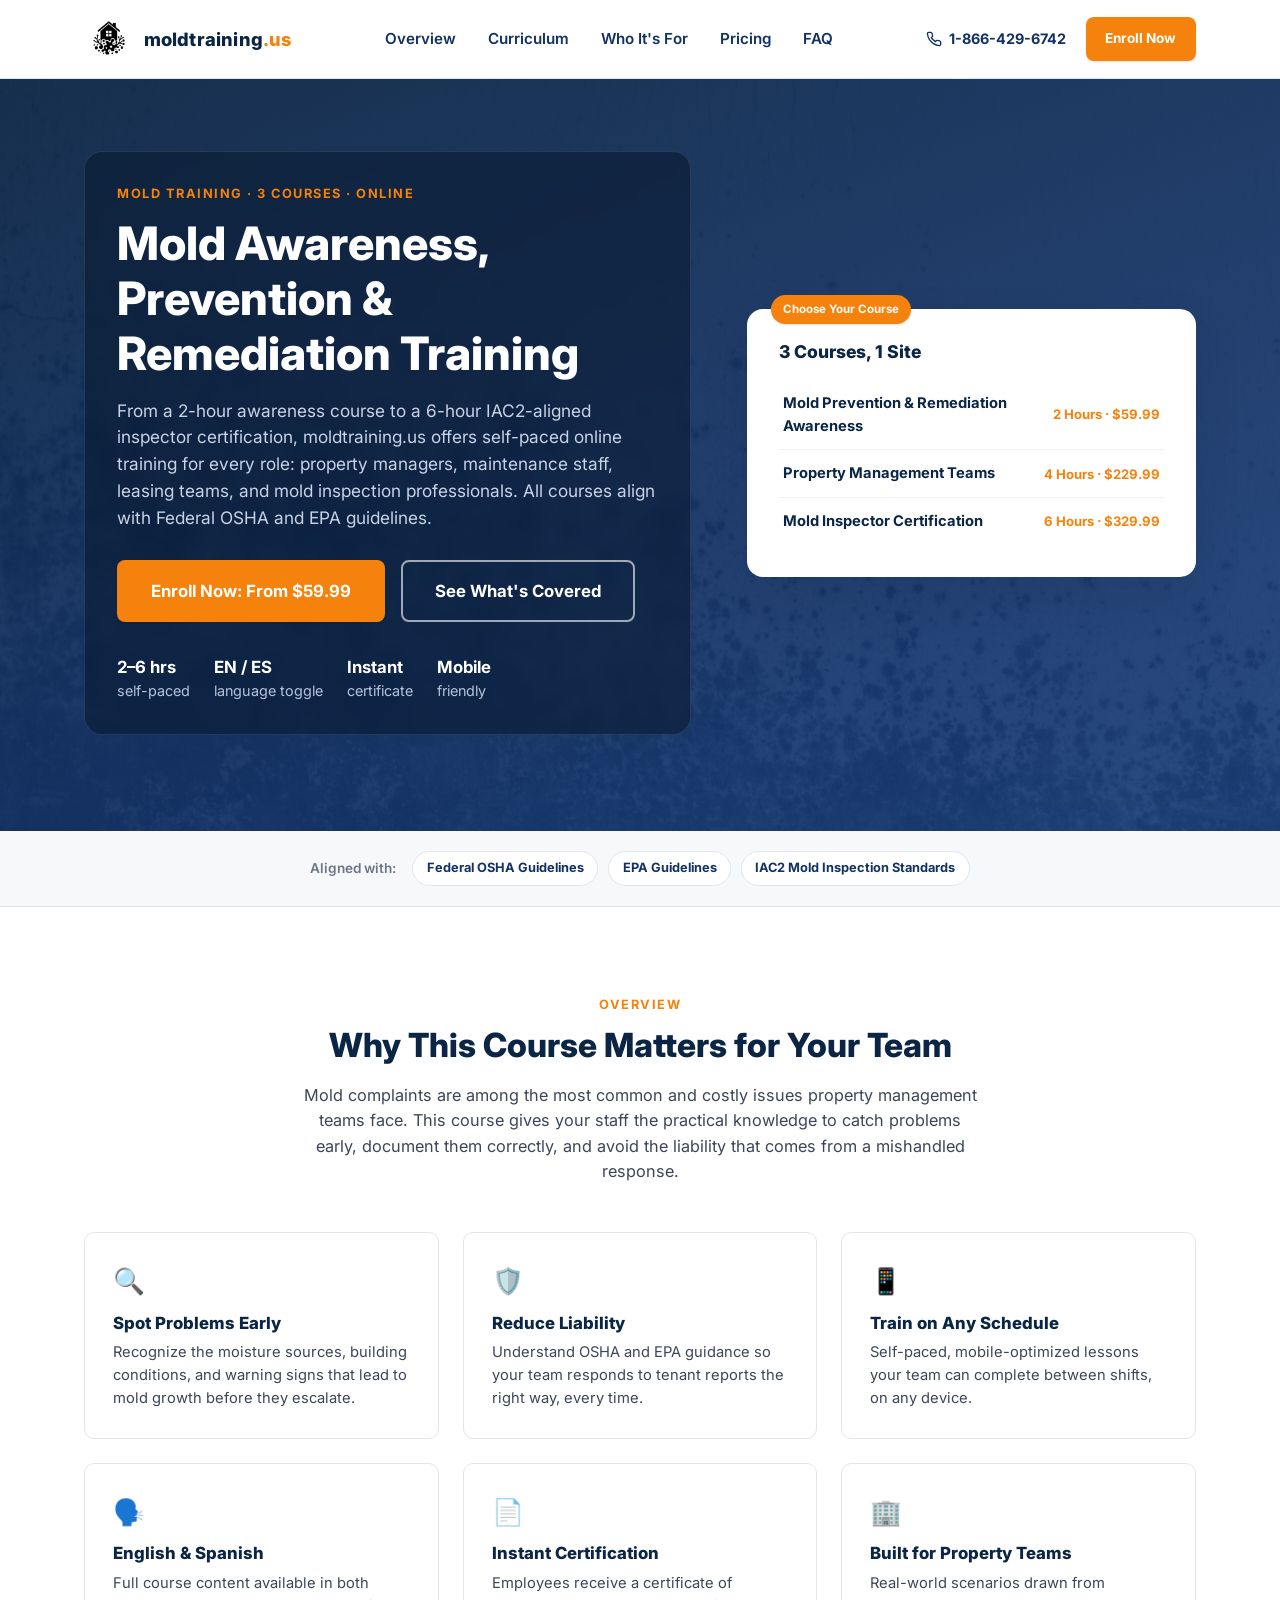
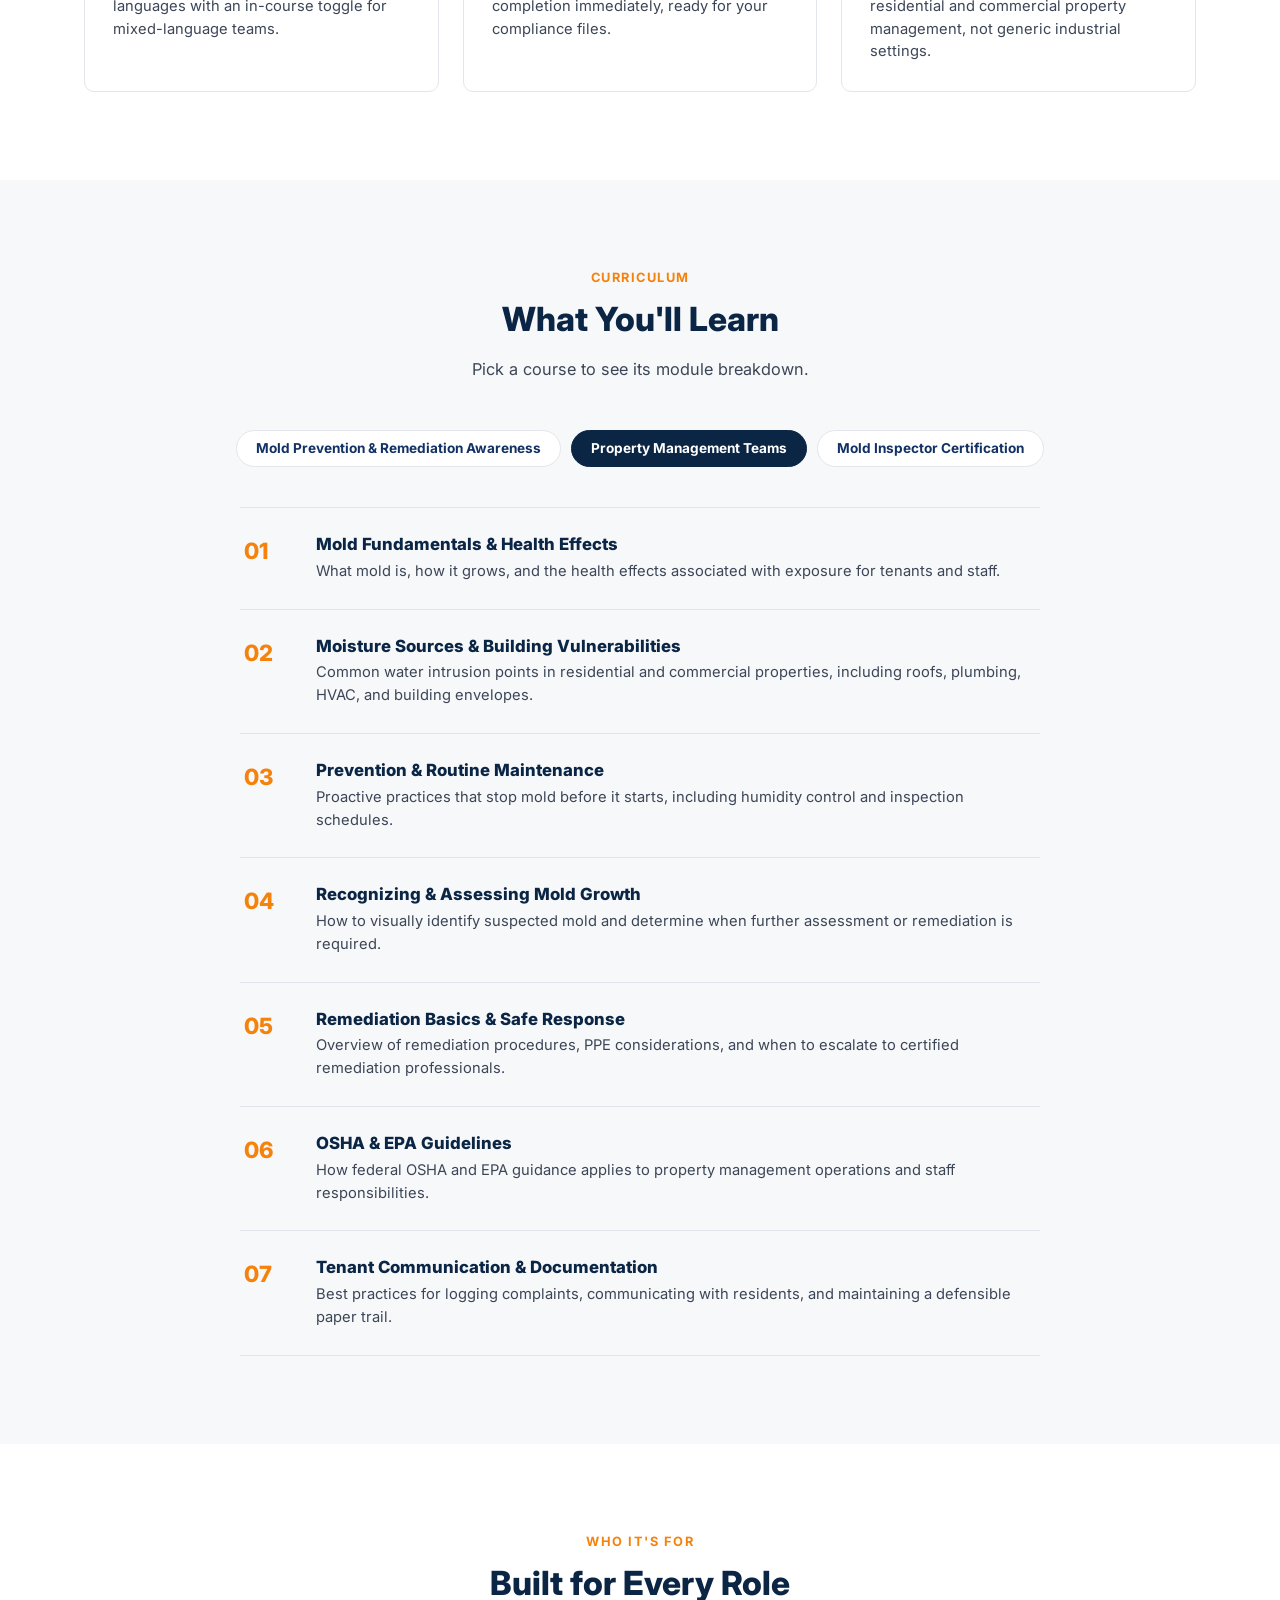
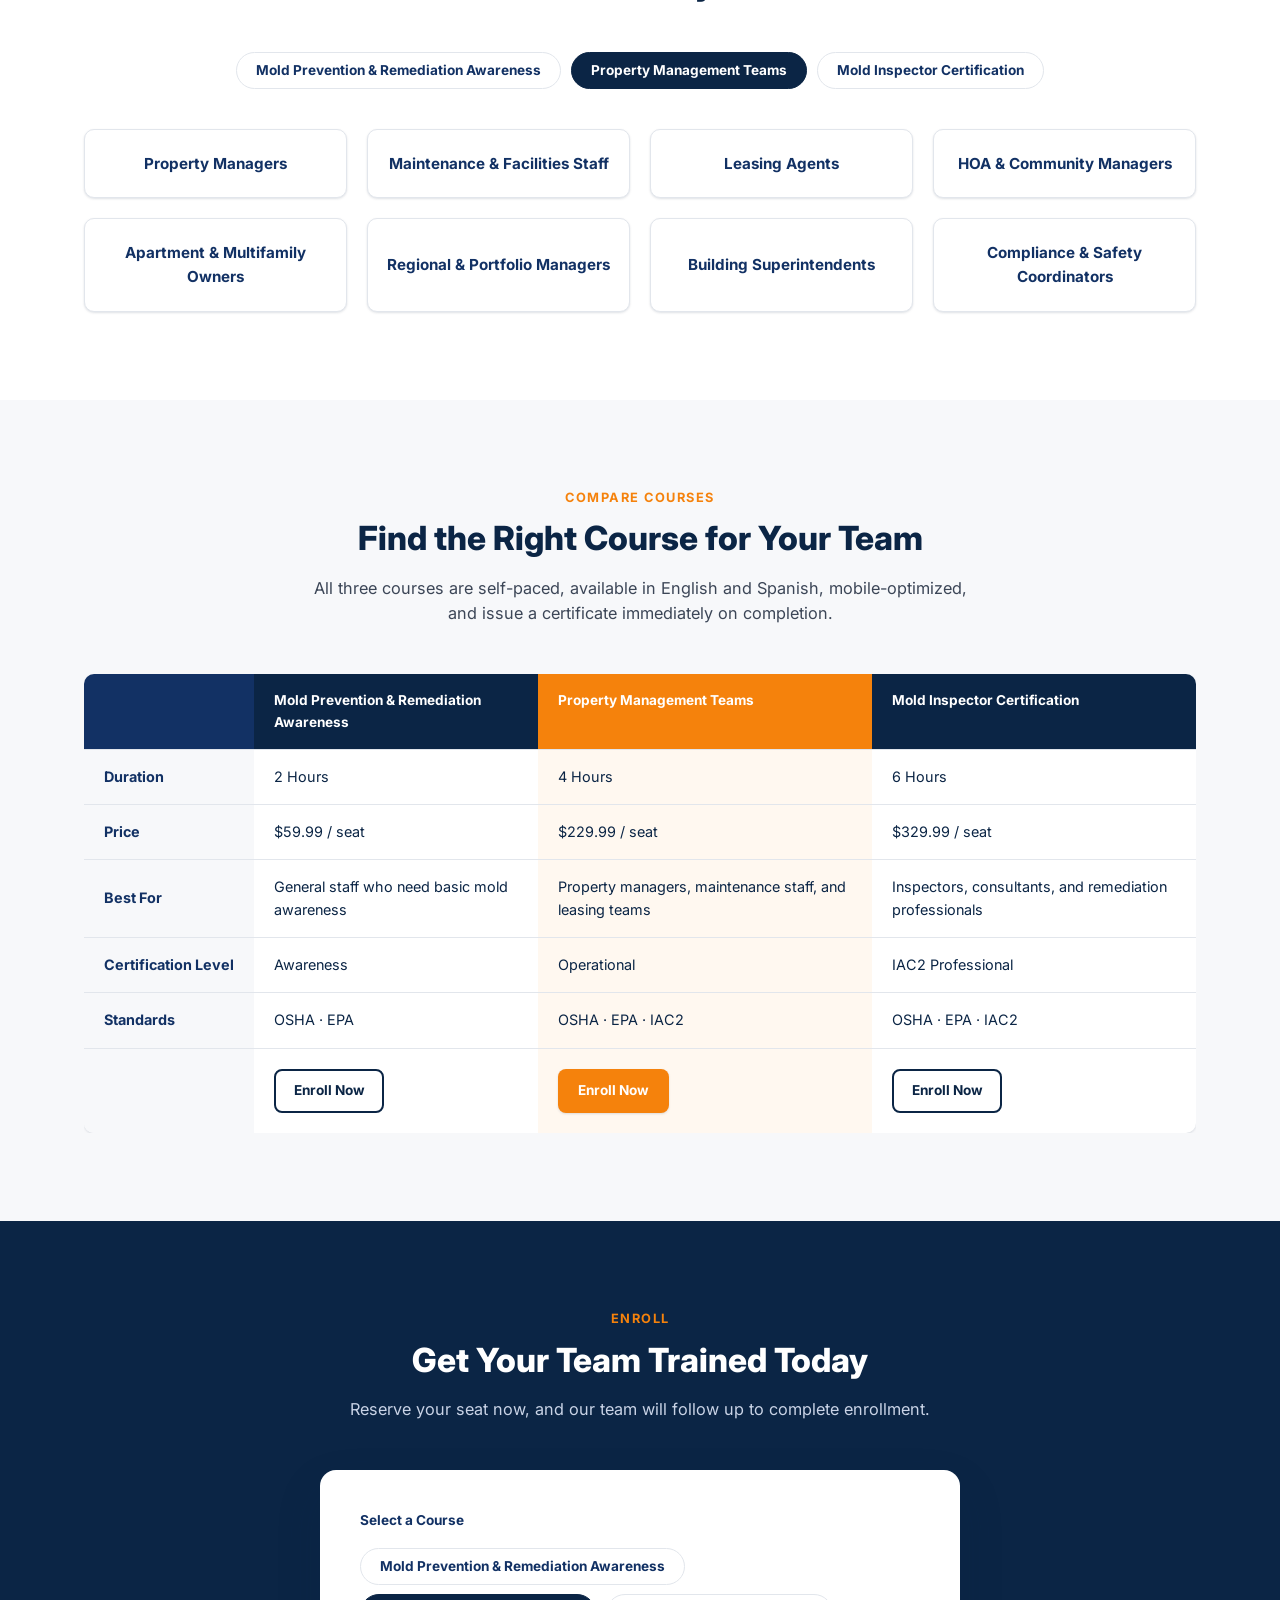
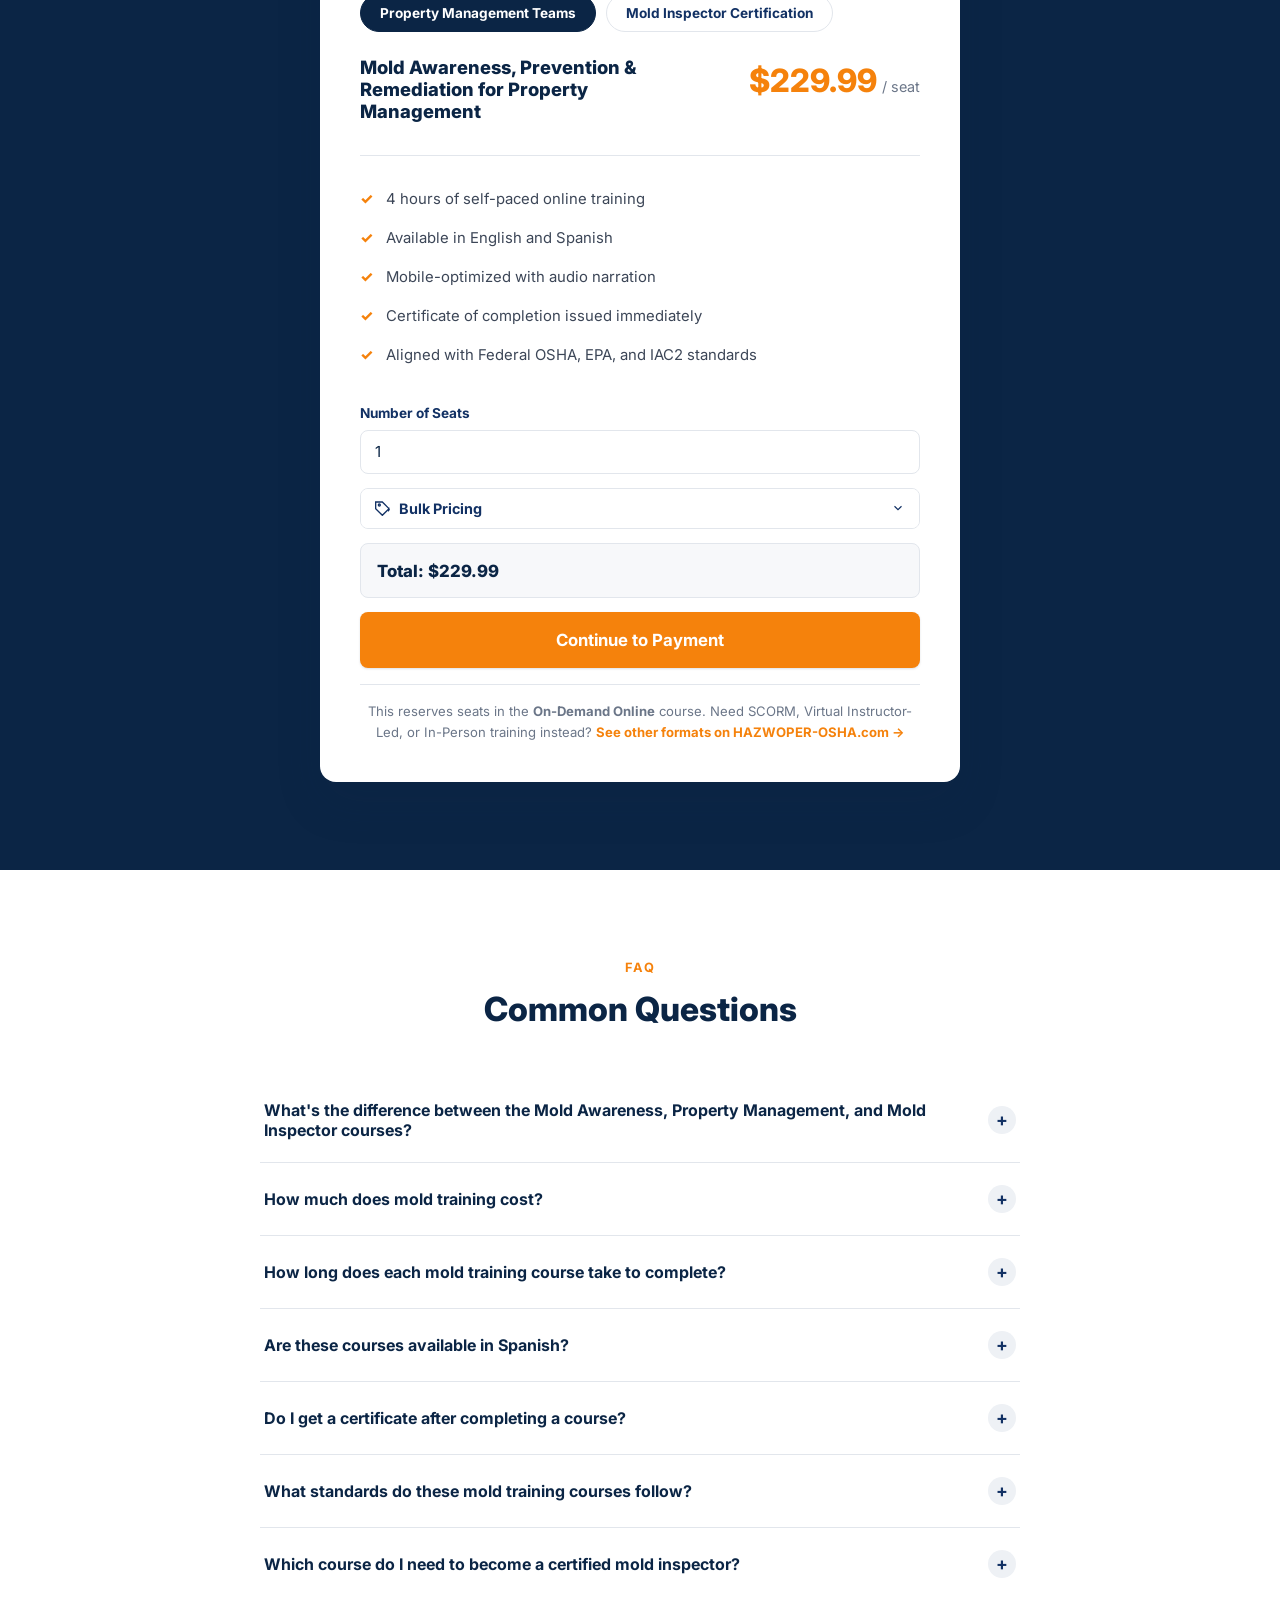
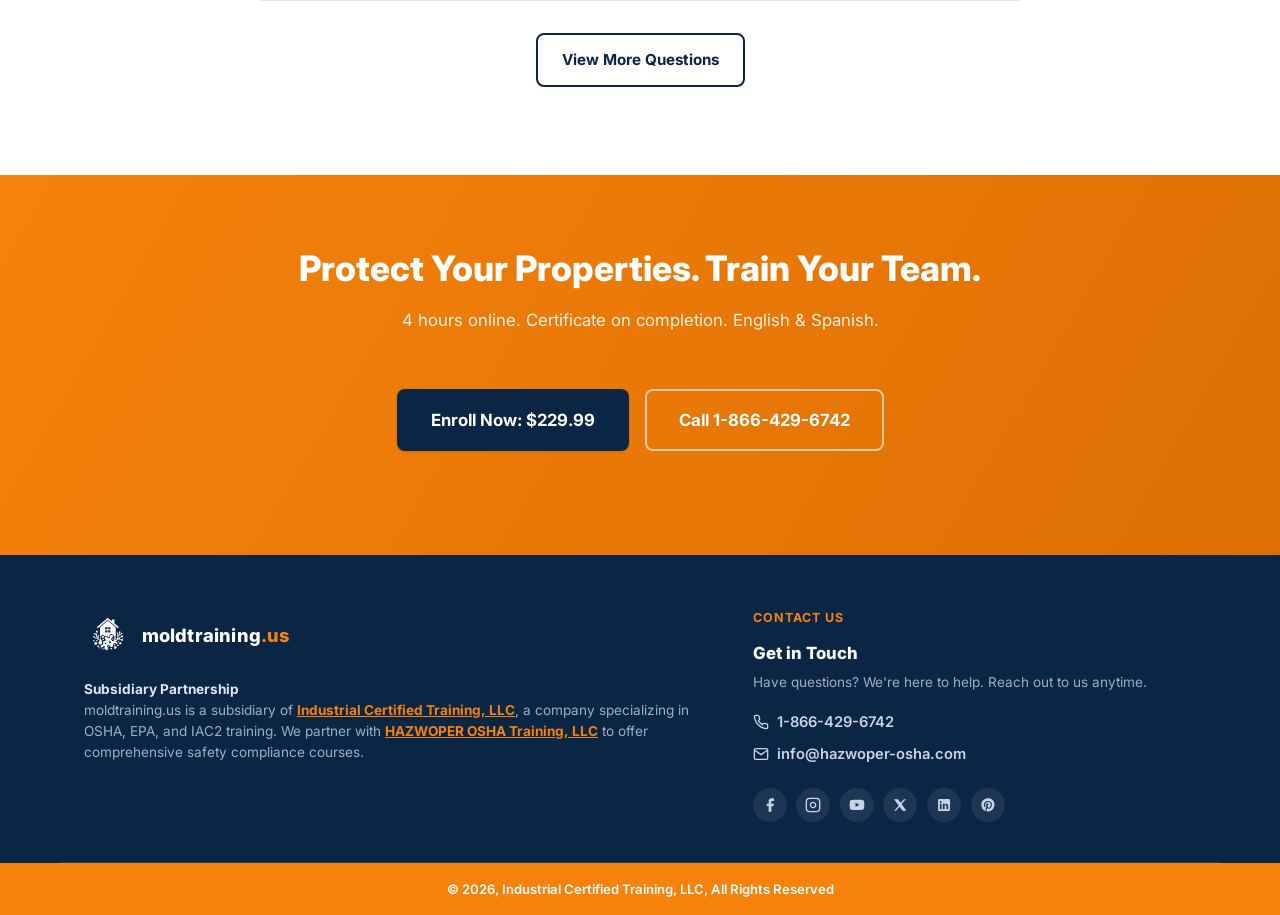
<file: index.html>
<!DOCTYPE html>
<html lang="en">
<head>
<meta charset="UTF-8">
<meta name="viewport" content="width=device-width, initial-scale=1.0">
<title>Mold Awareness, Prevention &amp; Remediation Training | moldtraining.us</title>
<meta name="description" content="Online mold training for every role: 2-hour Mold Awareness, 4-hour Property Management, and 6-hour IAC2 Mold Inspector Certification. Self-paced, mobile-friendly, instant certificate. English &amp; Spanish. Aligned with Federal OSHA and EPA guidelines.">
<link rel="icon" type="image/png" href="images/pmmt-logo.png">
<link rel="apple-touch-icon" href="images/pmmt-logo.png">

<meta property="og:type" content="website">
<meta property="og:title" content="Mold Awareness, Prevention &amp; Remediation Training | moldtraining.us">
<meta property="og:description" content="Online mold training for every role: 2-hour Mold Awareness, 4-hour Property Management, and 6-hour IAC2 Mold Inspector Certification. Self-paced, mobile-friendly, instant certificate. English &amp; Spanish.">
<meta property="og:image" content="https://raw.githubusercontent.com/MrPress-Automation/PropertyManagementMoldTraining/main/images/pmmt-logo.png">
<meta property="og:url" content="https://moldtraining.us/">
<meta name="twitter:card" content="summary_large_image">
<meta name="twitter:title" content="Mold Awareness, Prevention &amp; Remediation Training | moldtraining.us">
<meta name="twitter:description" content="Online mold training for every role: 2-hour Mold Awareness, 4-hour Property Management, and 6-hour IAC2 Mold Inspector Certification.">
<meta name="twitter:image" content="https://raw.githubusercontent.com/MrPress-Automation/PropertyManagementMoldTraining/main/images/pmmt-logo.png">

<link rel="preconnect" href="https://fonts.googleapis.com">
<link href="https://fonts.googleapis.com/css2?family=Inter:wght@400;500;600;700;800&display=swap" rel="stylesheet">
<link rel="stylesheet" href="css/styles.css?v=7">

<script type="application/ld+json">
{
  "@context": "https://schema.org",
  "@graph": [
    {
      "@type": "Organization",
      "@id": "https://moldtraining.us/#organization",
      "name": "moldtraining.us",
      "url": "https://moldtraining.us/",
      "logo": "https://moldtraining.us/images/pmmt-logo.png",
      "telephone": "+1-866-429-6742",
      "email": "info@hazwoper-osha.com",
      "parentOrganization": {
        "@type": "Organization",
        "name": "Industrial Certified Training, LLC",
        "url": "https://ictraining.us/"
      },
      "sameAs": [
        "https://www.facebook.com/HazwoperOsha/",
        "https://www.instagram.com/hazwoper_osha_training/?hl=en",
        "https://www.youtube.com/@hazwoper-osha",
        "https://twitter.com/HazwoperOsha",
        "https://www.linkedin.com/company/hazwoper-osha",
        "https://www.pinterest.com/hazwoperosha/"
      ]
    },
    {
      "@type": "WebSite",
      "@id": "https://moldtraining.us/#website",
      "url": "https://moldtraining.us/",
      "name": "moldtraining.us",
      "publisher": { "@id": "https://moldtraining.us/#organization" }
    },
    {
      "@type": "Course",
      "name": "Mold Prevention & Remediation Awareness",
      "description": "A 2-hour introduction to mold awareness for general staff, covering mold basics, health effects, common moisture sources, and basic prevention habits.",
      "provider": { "@id": "https://moldtraining.us/#organization" },
      "hasCourseInstance": {
        "@type": "CourseInstance",
        "courseMode": "online",
        "courseWorkload": "PT2H"
      },
      "offers": {
        "@type": "Offer",
        "price": "59.99",
        "priceCurrency": "USD",
        "category": "Paid",
        "availability": "https://schema.org/InStock",
        "url": "https://moldtraining.us/#pricing"
      }
    },
    {
      "@type": "Course",
      "name": "Mold Awareness, Prevention & Remediation Training for Property Management Teams",
      "description": "A 4-hour, self-paced online course built for property managers, maintenance staff, and leasing teams, aligned with Federal OSHA and EPA guidelines.",
      "provider": { "@id": "https://moldtraining.us/#organization" },
      "hasCourseInstance": {
        "@type": "CourseInstance",
        "courseMode": "online",
        "courseWorkload": "PT4H"
      },
      "offers": {
        "@type": "Offer",
        "price": "229.99",
        "priceCurrency": "USD",
        "category": "Paid",
        "availability": "https://schema.org/InStock",
        "url": "https://moldtraining.us/#pricing"
      }
    },
    {
      "@type": "Course",
      "name": "Mold Inspector Certification",
      "description": "A 6-hour certification course for prevention, remediation, and removal, aligned with IAC2 Mold Inspection Standards of Practice.",
      "provider": { "@id": "https://moldtraining.us/#organization" },
      "hasCourseInstance": {
        "@type": "CourseInstance",
        "courseMode": "online",
        "courseWorkload": "PT6H"
      },
      "offers": {
        "@type": "Offer",
        "price": "329.99",
        "priceCurrency": "USD",
        "category": "Paid",
        "availability": "https://schema.org/InStock",
        "url": "https://moldtraining.us/#pricing"
      }
    },
    {
      "@type": "FAQPage",
      "mainEntity": [
              {
                      "@type": "Question",
                      "name": "What's the difference between the Mold Awareness, Property Management, and Mold Inspector courses?",
                      "acceptedAnswer": {
                              "@type": "Answer",
                              "text": "The 2-hour Mold Prevention & Remediation Awareness course covers the basics for general staff. The 4-hour Property Management course adds tenant communication, documentation, and OSHA/EPA compliance for property teams. The 6-hour Mold Inspector Certification is a professional-level course aligned with IAC2 Standards of Practice for anyone conducting mold inspections."
                      }
              },
              {
                      "@type": "Question",
                      "name": "How much does mold training cost?",
                      "acceptedAnswer": {
                              "@type": "Answer",
                              "text": "Pricing starts at $59.99 per seat for the Mold Prevention & Remediation Awareness course, $229.99 for the Property Management course, and $329.99 for the Mold Inspector Certification. Bulk seat discounts are available for teams."
                      }
              },
              {
                      "@type": "Question",
                      "name": "How long does each mold training course take to complete?",
                      "acceptedAnswer": {
                              "@type": "Answer",
                              "text": "Courses range from 2 to 6 hours depending on the level: 2 hours for Mold Prevention & Remediation Awareness, 4 hours for the Property Management course, and 6 hours for Mold Inspector Certification. All courses are self-paced."
                      }
              },
              {
                      "@type": "Question",
                      "name": "Are these courses available in Spanish?",
                      "acceptedAnswer": {
                              "@type": "Answer",
                              "text": "Yes. All three courses are available in both English and Spanish, with an in-course language toggle."
                      }
              },
              {
                      "@type": "Question",
                      "name": "Do I get a certificate after completing a course?",
                      "acceptedAnswer": {
                              "@type": "Answer",
                              "text": "Yes, a certificate of completion is issued immediately after you finish any of the three courses."
                      }
              },
              {
                      "@type": "Question",
                      "name": "What standards do these mold training courses follow?",
                      "acceptedAnswer": {
                              "@type": "Answer",
                              "text": "All courses follow Federal OSHA and EPA guidelines. The Mold Inspector Certification is additionally aligned with IAC2 Mold Inspection Standards of Practice."
                      }
              },
              {
                      "@type": "Question",
                      "name": "Which course do I need to become a certified mold inspector?",
                      "acceptedAnswer": {
                              "@type": "Answer",
                              "text": "The 6-hour Mold Inspector Certification course is aligned with IAC2 Mold Inspection Standards of Practice and is the right starting point if you plan to conduct professional mold inspections."
                      }
              }
      ]
    }
  ]
}
</script>
</head>
<body>

<a class="skip-link" href="#main">Skip to content</a>

<header class="site-header">
  <div class="container header-inner">
    <a href="#top" class="logo">
      <img src="images/pmmt-logo.png" alt="moldtraining.us" class="logo-icon">
      <span class="logo-text">moldtraining<span class="logo-dash">.us</span></span>
    </a>

    <nav class="main-nav" id="mainNav">
      <a href="#overview">Overview</a>
      <a href="#curriculum">Curriculum</a>
      <a href="#audience">Who It's For</a>
      <a href="#pricing">Pricing</a>
      <a href="#faq">FAQ</a>
      <a href="tel:18664296742" class="nav-phone">
        <svg width="16" height="16" viewBox="0 0 24 24" fill="none" stroke="currentColor" stroke-width="2"><path d="M22 16.92v3a2 2 0 0 1-2.18 2 19.79 19.79 0 0 1-8.63-3.07 19.5 19.5 0 0 1-6-6 19.79 19.79 0 0 1-3.07-8.67A2 2 0 0 1 4.11 2h3a2 2 0 0 1 2 1.72c.127.96.362 1.903.7 2.81a2 2 0 0 1-.45 2.11L8.09 9.91a16 16 0 0 0 6 6l1.27-1.27a2 2 0 0 1 2.11-.45c.907.338 1.85.573 2.81.7A2 2 0 0 1 22 16.92z"/></svg>
        1-866-429-6742
      </a>
    </nav>

    <div class="header-actions">
      <a href="tel:18664296742" class="header-phone">
        <svg width="16" height="16" viewBox="0 0 24 24" fill="none" stroke="currentColor" stroke-width="2"><path d="M22 16.92v3a2 2 0 0 1-2.18 2 19.79 19.79 0 0 1-8.63-3.07 19.5 19.5 0 0 1-6-6 19.79 19.79 0 0 1-3.07-8.67A2 2 0 0 1 4.11 2h3a2 2 0 0 1 2 1.72c.127.96.362 1.903.7 2.81a2 2 0 0 1-.45 2.11L8.09 9.91a16 16 0 0 0 6 6l1.27-1.27a2 2 0 0 1 2.11-.45c.907.338 1.85.573 2.81.7A2 2 0 0 1 22 16.92z"/></svg>
        1-866-429-6742
      </a>
      <a href="#pricing" class="btn btn-primary btn-sm">Enroll Now</a>
      <button class="nav-toggle" id="navToggle" aria-label="Toggle navigation" aria-expanded="false">
        <span></span><span></span><span></span>
      </button>
    </div>
  </div>
</header>

<main id="main">

  <!-- HERO -->
  <section class="hero" id="top">
    <div class="container hero-inner">
      <div class="hero-copy">
        <p class="eyebrow">Mold Training &middot; 3 Courses &middot; Online</p>
        <h1>Mold Awareness, Prevention &amp; Remediation Training</h1>
        <p class="hero-lead">
          From a 2-hour awareness course to a 6-hour IAC2-aligned inspector certification, moldtraining.us
          offers self-paced online training for every role: property managers, maintenance staff, leasing
          teams, and mold inspection professionals. All courses align with Federal OSHA and EPA guidelines.
        </p>
        <div class="hero-cta-row">
          <a href="#pricing" class="btn btn-primary btn-lg">Enroll Now: From $59.99</a>
          <a href="#curriculum" class="btn btn-outline-light btn-lg">See What's Covered</a>
        </div>
        <ul class="hero-meta">
          <li><strong>2&ndash;6 hrs</strong> self-paced</li>
          <li><strong>EN / ES</strong> language toggle</li>
          <li><strong>Instant</strong> certificate</li>
          <li><strong>Mobile</strong> friendly</li>
        </ul>
      </div>

      <div class="hero-card" aria-hidden="false">
        <div class="hero-card-badge">Choose Your Course</div>
        <h3>3 Courses, 1 Site</h3>
        <ul class="hero-course-list">
          <li>
            <a href="#pricing" data-select-course="awareness">
              <span class="hero-course-name">Mold Prevention &amp; Remediation Awareness</span>
              <span class="hero-course-meta">2 Hours &middot; $59.99</span>
            </a>
          </li>
          <li>
            <a href="#pricing" data-select-course="pm-team">
              <span class="hero-course-name">Property Management Teams</span>
              <span class="hero-course-meta">4 Hours &middot; $229.99</span>
            </a>
          </li>
          <li>
            <a href="#pricing" data-select-course="inspector">
              <span class="hero-course-name">Mold Inspector Certification</span>
              <span class="hero-course-meta">6 Hours &middot; $329.99</span>
            </a>
          </li>
        </ul>
      </div>
    </div>
  </section>

  <!-- TRUST STRIP -->
  <section class="trust-strip">
    <div class="container trust-strip-inner">
      <span>Aligned with:</span>
      <div class="trust-badges">
        <span class="badge">Federal OSHA Guidelines</span>
        <span class="badge">EPA Guidelines</span>
        <span class="badge">IAC2 Mold Inspection Standards</span>
      </div>
    </div>
  </section>

  <!-- OVERVIEW -->
  <section class="section" id="overview">
    <div class="container">
      <div class="section-head">
        <p class="eyebrow">Overview</p>
        <h2>Why This Course Matters for Your Team</h2>
        <p class="section-sub">
          Mold complaints are among the most common and costly issues property management teams face.
          This course gives your staff the practical knowledge to catch problems early, document them correctly,
          and avoid the liability that comes from a mishandled response.
        </p>
      </div>

      <div class="grid-3 feature-grid">
        <div class="feature-card">
          <div class="feature-icon">🔍</div>
          <h3>Spot Problems Early</h3>
          <p>Recognize the moisture sources, building conditions, and warning signs that lead to mold growth before they escalate.</p>
        </div>
        <div class="feature-card">
          <div class="feature-icon">🛡️</div>
          <h3>Reduce Liability</h3>
          <p>Understand OSHA and EPA guidance so your team responds to tenant reports the right way, every time.</p>
        </div>
        <div class="feature-card">
          <div class="feature-icon">📱</div>
          <h3>Train on Any Schedule</h3>
          <p>Self-paced, mobile-optimized lessons your team can complete between shifts, on any device.</p>
        </div>
        <div class="feature-card">
          <div class="feature-icon">🗣️</div>
          <h3>English &amp; Spanish</h3>
          <p>Full course content available in both languages with an in-course toggle for mixed-language teams.</p>
        </div>
        <div class="feature-card">
          <div class="feature-icon">📄</div>
          <h3>Instant Certification</h3>
          <p>Employees receive a certificate of completion immediately, ready for your compliance files.</p>
        </div>
        <div class="feature-card">
          <div class="feature-icon">🏢</div>
          <h3>Built for Property Teams</h3>
          <p>Real-world scenarios drawn from residential and commercial property management, not generic industrial settings.</p>
        </div>
      </div>
    </div>
  </section>

  <!-- CURRICULUM -->
  <section class="section section-alt" id="curriculum">
    <div class="container">
      <div class="section-head">
        <p class="eyebrow">Curriculum</p>
        <h2>What You'll Learn</h2>
        <p class="section-sub">Pick a course to see its module breakdown.</p>
      </div>

      <div class="course-tabs" id="curriculumTabs" role="tablist" aria-label="Select a course to preview its curriculum">
        <button type="button" class="course-tab" data-panel="awareness" role="tab" aria-selected="false">Mold Prevention &amp; Remediation Awareness</button>
        <button type="button" class="course-tab active" data-panel="pm-team" role="tab" aria-selected="true">Property Management Teams</button>
        <button type="button" class="course-tab" data-panel="inspector" role="tab" aria-selected="false">Mold Inspector Certification</button>
      </div>

      <div class="course-panel" data-panel="awareness">
        <ol class="curriculum-list">
          <li>
            <span class="curriculum-num">01</span>
            <div>
              <h3>Understanding Mold Basics</h3>
              <p>What mold is, common types, and why it matters in residential and commercial spaces.</p>
            </div>
          </li>
          <li>
            <span class="curriculum-num">02</span>
            <div>
              <h3>Health Effects &amp; Warning Signs</h3>
              <p>Recognizing symptoms of mold exposure and visible warning signs in a building.</p>
            </div>
          </li>
          <li>
            <span class="curriculum-num">03</span>
            <div>
              <h3>Common Moisture Sources</h3>
              <p>Everyday causes of water intrusion and the conditions that let mold take hold.</p>
            </div>
          </li>
          <li>
            <span class="curriculum-num">04</span>
            <div>
              <h3>Basic Prevention Habits</h3>
              <p>Simple, everyday practices that stop mold before it starts.</p>
            </div>
          </li>
          <li>
            <span class="curriculum-num">05</span>
            <div>
              <h3>When to Escalate</h3>
              <p>Knowing the line between a quick fix and when to call in a certified professional.</p>
            </div>
          </li>
        </ol>
      </div>

      <div class="course-panel active" data-panel="pm-team">
        <ol class="curriculum-list">
          <li>
            <span class="curriculum-num">01</span>
            <div>
              <h3>Mold Fundamentals &amp; Health Effects</h3>
              <p>What mold is, how it grows, and the health effects associated with exposure for tenants and staff.</p>
            </div>
          </li>
          <li>
            <span class="curriculum-num">02</span>
            <div>
              <h3>Moisture Sources &amp; Building Vulnerabilities</h3>
              <p>Common water intrusion points in residential and commercial properties, including roofs, plumbing, HVAC, and building envelopes.</p>
            </div>
          </li>
          <li>
            <span class="curriculum-num">03</span>
            <div>
              <h3>Prevention &amp; Routine Maintenance</h3>
              <p>Proactive practices that stop mold before it starts, including humidity control and inspection schedules.</p>
            </div>
          </li>
          <li>
            <span class="curriculum-num">04</span>
            <div>
              <h3>Recognizing &amp; Assessing Mold Growth</h3>
              <p>How to visually identify suspected mold and determine when further assessment or remediation is required.</p>
            </div>
          </li>
          <li>
            <span class="curriculum-num">05</span>
            <div>
              <h3>Remediation Basics &amp; Safe Response</h3>
              <p>Overview of remediation procedures, PPE considerations, and when to escalate to certified remediation professionals.</p>
            </div>
          </li>
          <li>
            <span class="curriculum-num">06</span>
            <div>
              <h3>OSHA &amp; EPA Guidelines</h3>
              <p>How federal OSHA and EPA guidance applies to property management operations and staff responsibilities.</p>
            </div>
          </li>
          <li>
            <span class="curriculum-num">07</span>
            <div>
              <h3>Tenant Communication &amp; Documentation</h3>
              <p>Best practices for logging complaints, communicating with residents, and maintaining a defensible paper trail.</p>
            </div>
          </li>
        </ol>
      </div>

      <div class="course-panel" data-panel="inspector">
        <ol class="curriculum-list">
          <li>
            <span class="curriculum-num">01</span>
            <div>
              <h3>Mold Biology &amp; Building Science</h3>
              <p>How mold grows, spreads, and interacts with building materials and moisture.</p>
            </div>
          </li>
          <li>
            <span class="curriculum-num">02</span>
            <div>
              <h3>IAC2 Standards of Practice</h3>
              <p>The scope and structure of a professional mold inspection under IAC2 guidelines.</p>
            </div>
          </li>
          <li>
            <span class="curriculum-num">03</span>
            <div>
              <h3>Conducting a Visual Inspection</h3>
              <p>Systematic, room-by-room inspection methodology and on-site documentation.</p>
            </div>
          </li>
          <li>
            <span class="curriculum-num">04</span>
            <div>
              <h3>Moisture Meters &amp; Sampling Techniques</h3>
              <p>Using moisture meters, air sampling, and surface sampling correctly.</p>
            </div>
          </li>
          <li>
            <span class="curriculum-num">05</span>
            <div>
              <h3>Interpreting Lab Results</h3>
              <p>Reading mold lab reports and explaining findings to clients in plain language.</p>
            </div>
          </li>
          <li>
            <span class="curriculum-num">06</span>
            <div>
              <h3>Writing a Defensible Inspection Report</h3>
              <p>Structuring findings into a clear, professional, legally sound report.</p>
            </div>
          </li>
          <li>
            <span class="curriculum-num">07</span>
            <div>
              <h3>Remediation Oversight &amp; Clearance Testing</h3>
              <p>Verifying remediation scope and confirming post-remediation clearance.</p>
            </div>
          </li>
          <li>
            <span class="curriculum-num">08</span>
            <div>
              <h3>Regulatory &amp; Legal Considerations</h3>
              <p>Federal OSHA, EPA, and state-specific requirements for mold inspectors.</p>
            </div>
          </li>
        </ol>
      </div>
    </div>
  </section>

  <!-- WHO IT'S FOR -->
  <section class="section" id="audience">
    <div class="container">
      <div class="section-head">
        <p class="eyebrow">Who It's For</p>
        <h2>Built for Every Role</h2>
      </div>

      <div class="course-tabs" id="audienceTabs" role="tablist" aria-label="Select a course to see who it's for">
        <button type="button" class="course-tab" data-panel="awareness" role="tab" aria-selected="false">Mold Prevention &amp; Remediation Awareness</button>
        <button type="button" class="course-tab active" data-panel="pm-team" role="tab" aria-selected="true">Property Management Teams</button>
        <button type="button" class="course-tab" data-panel="inspector" role="tab" aria-selected="false">Mold Inspector Certification</button>
      </div>

      <div class="course-panel" data-panel="awareness">
        <div class="grid-4 audience-grid">
          <div class="audience-card">Front-Line Maintenance Staff</div>
          <div class="audience-card">Leasing &amp; Office Staff</div>
          <div class="audience-card">New Hires &amp; Seasonal Workers</div>
          <div class="audience-card">General Facilities Employees</div>
        </div>
      </div>

      <div class="course-panel active" data-panel="pm-team">
        <div class="grid-4 audience-grid">
          <div class="audience-card">Property Managers</div>
          <div class="audience-card">Maintenance &amp; Facilities Staff</div>
          <div class="audience-card">Leasing Agents</div>
          <div class="audience-card">HOA &amp; Community Managers</div>
          <div class="audience-card">Apartment &amp; Multifamily Owners</div>
          <div class="audience-card">Regional &amp; Portfolio Managers</div>
          <div class="audience-card">Building Superintendents</div>
          <div class="audience-card">Compliance &amp; Safety Coordinators</div>
        </div>
      </div>

      <div class="course-panel" data-panel="inspector">
        <div class="grid-4 audience-grid">
          <div class="audience-card">Aspiring Mold Inspectors</div>
          <div class="audience-card">Home Inspectors Adding Mold Services</div>
          <div class="audience-card">Environmental Consultants</div>
          <div class="audience-card">Remediation Contractors</div>
          <div class="audience-card">Real Estate Professionals</div>
          <div class="audience-card">Insurance Adjusters</div>
        </div>
      </div>
    </div>
  </section>

  <!-- COMPARE COURSES -->
  <section class="section section-alt" id="compare">
    <div class="container">
      <div class="section-head">
        <p class="eyebrow">Compare Courses</p>
        <h2>Find the Right Course for Your Team</h2>
        <p class="section-sub">All three courses are self-paced, available in English and Spanish, mobile-optimized, and issue a certificate immediately on completion.</p>
      </div>

      <div class="compare-table-wrap">
        <table class="compare-table">
          <thead>
            <tr>
              <th></th>
              <th>Mold Prevention &amp; Remediation Awareness</th>
              <th class="compare-current">Property Management Teams</th>
              <th>Mold Inspector Certification</th>
            </tr>
          </thead>
          <tbody>
            <tr>
              <td>Duration</td>
              <td>2 Hours</td>
              <td class="compare-current">4 Hours</td>
              <td>6 Hours</td>
            </tr>
            <tr>
              <td>Price</td>
              <td>$59.99 / seat</td>
              <td class="compare-current">$229.99 / seat</td>
              <td>$329.99 / seat</td>
            </tr>
            <tr>
              <td>Best For</td>
              <td>General staff who need basic mold awareness</td>
              <td class="compare-current">Property managers, maintenance staff, and leasing teams</td>
              <td>Inspectors, consultants, and remediation professionals</td>
            </tr>
            <tr>
              <td>Certification Level</td>
              <td>Awareness</td>
              <td class="compare-current">Operational</td>
              <td>IAC2 Professional</td>
            </tr>
            <tr>
              <td>Standards</td>
              <td>OSHA &middot; EPA</td>
              <td class="compare-current">OSHA &middot; EPA &middot; IAC2</td>
              <td>OSHA &middot; EPA &middot; IAC2</td>
            </tr>
            <tr class="compare-cta-row">
              <td></td>
              <td><a href="#pricing" class="btn btn-outline btn-sm" data-select-course="awareness">Enroll Now</a></td>
              <td class="compare-current"><a href="#pricing" class="btn btn-primary btn-sm" data-select-course="pm-team">Enroll Now</a></td>
              <td><a href="#pricing" class="btn btn-outline btn-sm" data-select-course="inspector">Enroll Now</a></td>
            </tr>
          </tbody>
        </table>
      </div>
    </div>
  </section>

  <!-- PRICING / ENROLL -->
  <section class="section pricing-section" id="pricing">
    <div class="container">
      <div class="section-head">
        <p class="eyebrow">Enroll</p>
        <h2>Get Your Team Trained Today</h2>
        <p class="section-sub">Reserve your seat now, and our team will follow up to complete enrollment.</p>
      </div>

      <div class="pricing-card">
        <div class="form-row course-select-row">
          <span class="course-select-label" id="enrollCourseLabel">Select a Course</span>
          <div class="course-tabs" id="enrollCourseTabs" role="tablist" aria-labelledby="enrollCourseLabel">
            <button type="button" class="course-tab" data-value="awareness" data-name="Mold Prevention &amp; Remediation Awareness" data-hours="2 hours" data-price="59.99" role="tab" aria-selected="false">Mold Prevention &amp; Remediation Awareness</button>
            <button type="button" class="course-tab active" data-value="pm-team" data-name="Mold Awareness, Prevention &amp; Remediation for Property Management" data-hours="4 hours" data-price="229.99" role="tab" aria-selected="true">Property Management Teams</button>
            <button type="button" class="course-tab" data-value="inspector" data-name="Mold Inspector Certification" data-hours="6 hours" data-price="329.99" role="tab" aria-selected="false">Mold Inspector Certification</button>
          </div>
        </div>

        <div class="pricing-card-top">
          <h3 id="courseName">Mold Awareness, Prevention &amp; Remediation for Property Management</h3>
          <div class="price">
            <span class="price-original" id="priceOriginal" hidden>$229.99</span>
            <span class="price-current"><span class="price-amount" id="priceAmount">$229.99</span><span class="price-per">/ seat</span></span>
          </div>
        </div>

        <ul class="pricing-features">
          <li id="courseHours">4 hours of self-paced online training</li>
          <li>Available in English and Spanish</li>
          <li>Mobile-optimized with audio narration</li>
          <li>Certificate of completion issued immediately</li>
          <li>Aligned with Federal OSHA, EPA, and IAC2 standards</li>
        </ul>

        <form class="enroll-form" id="enrollForm" data-price-per-seat="229.99">
          <div class="form-row">
            <label for="seats">Number of Seats</label>
            <input type="number" id="seats" name="seats" min="1" value="1" required>
          </div>

          <div class="bulk-pricing">
            <button type="button" class="bulk-pricing-toggle" id="bulkPricingToggle" aria-expanded="false" aria-controls="bulkPricingPanel">
              <svg width="16" height="16" viewBox="0 0 24 24" fill="none" stroke="currentColor" stroke-width="2"><path d="M20.59 13.41 11 22.99 1 13V3h10l9.59 9.59a2 2 0 0 1 0 2.82Z"/><circle cx="6.5" cy="7.5" r="1.5"/></svg>
              <span>Bulk Pricing</span>
              <svg class="bulk-pricing-chevron" width="14" height="14" viewBox="0 0 24 24" fill="none" stroke="currentColor" stroke-width="2"><polyline points="6 9 12 15 18 9"/></svg>
            </button>
            <div class="bulk-pricing-panel" id="bulkPricingPanel" hidden>
              <table class="bulk-pricing-table">
                <thead>
                  <tr><th>Seats</th><th>Per Seat</th></tr>
                </thead>
                <tbody id="bulkPricingBody"></tbody>
              </table>
            </div>
          </div>

          <div class="form-total" id="formTotal">Total: $229.99</div>
          <button type="submit" class="btn btn-primary btn-block btn-lg">Continue to Payment</button>
        </form>

        <p class="format-note">This reserves seats in the <strong>On-Demand Online</strong> course. Need SCORM, Virtual Instructor-Led, or In-Person training instead? <a href="https://hazwoper-osha.com/online-courses/mold-awareness-prevention-and-remediation-training-for-property-management-teams" target="_blank" rel="noopener">See other formats on HAZWOPER-OSHA.com &rarr;</a></p>

        <div class="form-success" id="formSuccess" hidden>
          <h4>Seat count received.</h4>
          <p>You'll be taken to secure payment to complete your enrollment.</p>
        </div>
      </div>
    </div>
  </section>

  <!-- FAQ -->
  <section class="section" id="faq">
    <div class="container">
      <div class="section-head">
        <p class="eyebrow">FAQ</p>
        <h2>Common Questions</h2>
      </div>

      <div class="faq-list">
        <div class="faq-item">
          <button class="faq-question" aria-expanded="false">
            What's the difference between the Mold Awareness, Property Management, and Mold Inspector courses?
            <span class="faq-icon">+</span>
          </button>
          <div class="faq-answer">
            <p>The 2-hour Mold Prevention &amp; Remediation Awareness course covers the basics for general staff. The 4-hour Property Management course adds tenant communication, documentation, and OSHA/EPA compliance for property teams. The 6-hour Mold Inspector Certification is a professional-level course aligned with IAC2 Standards of Practice for anyone conducting mold inspections.</p>
          </div>
        </div>
        <div class="faq-item">
          <button class="faq-question" aria-expanded="false">
            How much does mold training cost?
            <span class="faq-icon">+</span>
          </button>
          <div class="faq-answer">
            <p>Pricing starts at $59.99 per seat for the Mold Prevention &amp; Remediation Awareness course, $229.99 for the Property Management course, and $329.99 for the Mold Inspector Certification. Bulk seat discounts are available for teams.</p>
          </div>
        </div>
        <div class="faq-item">
          <button class="faq-question" aria-expanded="false">
            How long does each mold training course take to complete?
            <span class="faq-icon">+</span>
          </button>
          <div class="faq-answer">
            <p>Courses range from 2 to 6 hours depending on the level: 2 hours for Mold Prevention &amp; Remediation Awareness, 4 hours for the Property Management course, and 6 hours for Mold Inspector Certification. All courses are self-paced.</p>
          </div>
        </div>
        <div class="faq-item">
          <button class="faq-question" aria-expanded="false">
            Are these courses available in Spanish?
            <span class="faq-icon">+</span>
          </button>
          <div class="faq-answer">
            <p>Yes. All three courses are available in both English and Spanish, with an in-course language toggle.</p>
          </div>
        </div>
        <div class="faq-item">
          <button class="faq-question" aria-expanded="false">
            Do I get a certificate after completing a course?
            <span class="faq-icon">+</span>
          </button>
          <div class="faq-answer">
            <p>Yes, a certificate of completion is issued immediately after you finish any of the three courses.</p>
          </div>
        </div>
        <div class="faq-item">
          <button class="faq-question" aria-expanded="false">
            What standards do these mold training courses follow?
            <span class="faq-icon">+</span>
          </button>
          <div class="faq-answer">
            <p>All courses follow Federal OSHA and EPA guidelines. The Mold Inspector Certification is additionally aligned with IAC2 Mold Inspection Standards of Practice.</p>
          </div>
        </div>
        <div class="faq-item">
          <button class="faq-question" aria-expanded="false">
            Which course do I need to become a certified mold inspector?
            <span class="faq-icon">+</span>
          </button>
          <div class="faq-answer">
            <p>The 6-hour Mold Inspector Certification course is aligned with IAC2 Mold Inspection Standards of Practice and is the right starting point if you plan to conduct professional mold inspections.</p>
          </div>
        </div>
      </div>

      <div class="faq-view-more">
        <a href="frequently-asked-questions/" class="btn btn-outline">View More Questions</a>
      </div>
    </div>
  </section>

  <!-- FINAL CTA -->
  <section class="final-cta">
    <div class="container final-cta-inner">
      <h2>Protect Your Properties. Train Your Team.</h2>
      <p>4 hours online. Certificate on completion. English &amp; Spanish.</p>
      <div class="hero-cta-row">
        <a href="#pricing" class="btn btn-primary btn-lg">Enroll Now: $229.99</a>
        <a href="tel:18664296742" class="btn btn-outline-light btn-lg">Call 1-866-429-6742</a>
      </div>
    </div>
  </section>

</main>

<footer class="site-footer">
  <div class="container footer-grid">

    <div class="footer-col footer-col-brand">
      <a href="#top" class="logo footer-logo">
        <img src="images/pmmt-logo.png" alt="moldtraining.us" class="logo-icon logo-icon-footer">
        <span class="logo-text logo-text-footer">moldtraining<span class="logo-dash">.us</span></span>
      </a>

      <p class="footer-legal"><strong>Subsidiary Partnership</strong><br>moldtraining.us is a subsidiary of <a href="https://ictraining.us/" target="_blank" rel="noopener">Industrial Certified Training, LLC</a>, a company specializing in OSHA, EPA, and IAC2 training. We partner with <a href="https://hazwoper-osha.com/" target="_blank" rel="noopener">HAZWOPER OSHA Training, LLC</a> to offer comprehensive safety compliance courses.</p>
    </div>

    <div class="footer-col footer-col-contact">
      <h4 class="footer-col-heading">Contact Us</h4>
      <p class="footer-contact-lead">Get in Touch</p>
      <p class="footer-contact-sub">Have questions? We're here to help. Reach out to us anytime.</p>

      <div class="footer-contact-links">
        <a href="tel:18664296742">
          <svg width="16" height="16" viewBox="0 0 24 24" fill="none" stroke="currentColor" stroke-width="2"><path d="M22 16.92v3a2 2 0 0 1-2.18 2 19.79 19.79 0 0 1-8.63-3.07 19.5 19.5 0 0 1-6-6 19.79 19.79 0 0 1-3.07-8.67A2 2 0 0 1 4.11 2h3a2 2 0 0 1 2 1.72c.127.96.362 1.903.7 2.81a2 2 0 0 1-.45 2.11L8.09 9.91a16 16 0 0 0 6 6l1.27-1.27a2 2 0 0 1 2.11-.45c.907.338 1.85.573 2.81.7A2 2 0 0 1 22 16.92z"/></svg>
          1-866-429-6742
        </a>
        <a href="mailto:info@hazwoper-osha.com">
          <svg width="16" height="16" viewBox="0 0 24 24" fill="none" stroke="currentColor" stroke-width="2"><path d="M4 4h16c1.1 0 2 .9 2 2v12c0 1.1-.9 2-2 2H4c-1.1 0-2-.9-2-2V6c0-1.1.9-2 2-2z"/><polyline points="22,6 12,13 2,6"/></svg>
          info@hazwoper-osha.com
        </a>
      </div>

      <div class="footer-social">
        <a href="https://www.facebook.com/HazwoperOsha/" target="_blank" rel="noopener" aria-label="Facebook">
          <svg width="16" height="16" viewBox="0 0 24 24" fill="currentColor"><path d="M18 2h-3a5 5 0 0 0-5 5v3H7v4h3v8h4v-8h3l1-4h-4V7a1 1 0 0 1 1-1h3z"/></svg>
        </a>
        <a href="https://www.instagram.com/hazwoper_osha_training/?hl=en" target="_blank" rel="noopener" aria-label="Instagram">
          <svg width="16" height="16" viewBox="0 0 24 24" fill="none" stroke="currentColor" stroke-width="2"><rect x="2" y="2" width="20" height="20" rx="5"/><path d="M16 11.37A4 4 0 1 1 12.63 8 4 4 0 0 1 16 11.37z"/><line x1="17.5" y1="6.5" x2="17.51" y2="6.5"/></svg>
        </a>
        <a href="https://www.youtube.com/@hazwoper-osha" target="_blank" rel="noopener" aria-label="YouTube">
          <svg width="16" height="16" viewBox="0 0 24 24" fill="currentColor"><path d="M22.54 6.42a2.78 2.78 0 0 0-1.94-2C18.88 4 12 4 12 4s-6.88 0-8.6.46a2.78 2.78 0 0 0-1.94 2A29 29 0 0 0 1 11.75a29 29 0 0 0 .46 5.33A2.78 2.78 0 0 0 3.4 19c1.72.46 8.6.46 8.6.46s6.88 0 8.6-.46a2.78 2.78 0 0 0 1.94-2 29 29 0 0 0 .46-5.25 29 29 0 0 0-.46-5.33zM9.75 15.02V8.48l5.75 3.27z"/></svg>
        </a>
        <a href="https://twitter.com/HazwoperOsha" target="_blank" rel="noopener" aria-label="X">
          <svg width="14" height="14" viewBox="0 0 24 24" fill="currentColor"><path d="M18.9 2H22l-7.4 8.4L23 22h-6.6l-5.2-6.8L5.1 22H2l7.9-9L1.6 2h6.8l4.7 6.2z"/></svg>
        </a>
        <a href="https://www.linkedin.com/company/hazwoper-osha" target="_blank" rel="noopener" aria-label="LinkedIn">
          <svg width="16" height="16" viewBox="0 0 24 24" fill="currentColor"><path d="M19 3a2 2 0 0 1 2 2v14a2 2 0 0 1-2 2H5a2 2 0 0 1-2-2V5a2 2 0 0 1 2-2zM8.34 18.34V10.1H5.67v8.24zM7.01 8.97a1.55 1.55 0 1 0 0-3.1 1.55 1.55 0 0 0 0 3.1zM18.34 18.34v-4.6c0-2.46-1.31-3.6-3.06-3.6a2.64 2.64 0 0 0-2.39 1.32V10.1H10.2s.04.86 0 8.24h2.68v-4.6c0-.25.02-.5.09-.68a1.5 1.5 0 0 1 1.37-1c.96 0 1.35.73 1.35 1.8v4.48z"/></svg>
        </a>
        <a href="https://www.pinterest.com/hazwoperosha/" target="_blank" rel="noopener" aria-label="Pinterest">
          <svg width="16" height="16" viewBox="0 0 24 24" fill="currentColor"><path d="M12 2C6.48 2 2 6.48 2 12c0 4.24 2.63 7.86 6.35 9.32-.09-.79-.16-2.01.03-2.88.18-.79 1.17-5.04 1.17-5.04s-.3-.6-.3-1.48c0-1.39.8-2.43 1.8-2.43.85 0 1.26.64 1.26 1.4 0 .85-.54 2.13-.82 3.31-.23.99.5 1.8 1.48 1.8 1.77 0 3.13-1.87 3.13-4.56 0-2.38-1.71-4.05-4.16-4.05-2.83 0-4.5 2.12-4.5 4.32 0 .85.33 1.77.74 2.27.08.1.09.19.07.29-.07.3-.24.99-.27 1.13-.04.18-.14.22-.32.13-1.2-.56-1.95-2.3-1.95-3.71 0-3.02 2.2-5.8 6.33-5.8 3.32 0 5.9 2.37 5.9 5.53 0 3.3-2.08 5.95-4.97 5.95-.97 0-1.88-.5-2.19-1.1l-.6 2.27c-.21.83-.79 1.87-1.18 2.5.89.27 1.83.42 2.81.42 5.52 0 10-4.48 10-10S17.52 2 12 2z"/></svg>
        </a>
      </div>
    </div>

  </div>
  <div class="footer-bottom">
    <div class="container">
      <p>&copy; 2026, Industrial Certified Training, LLC, All Rights Reserved</p>
    </div>
  </div>
</footer>

<script src="js/main.js?v=6"></script>

<!--Start of Tawk.to Script-->
<script type="text/javascript">
var Tawk_API=Tawk_API||{}, Tawk_LoadStart=new Date();
(function(){
var s1=document.createElement("script"),s0=document.getElementsByTagName("script")[0];
s1.async=true;
s1.src='https://embed.tawk.to/6a5a95a2096ab21d402a762c/1jtoth11r';
s1.charset='UTF-8';
s1.setAttribute('crossorigin','*');
s0.parentNode.insertBefore(s1,s0);
})();
</script>
<!--End of Tawk.to Script-->
</body>
</html>
</file>
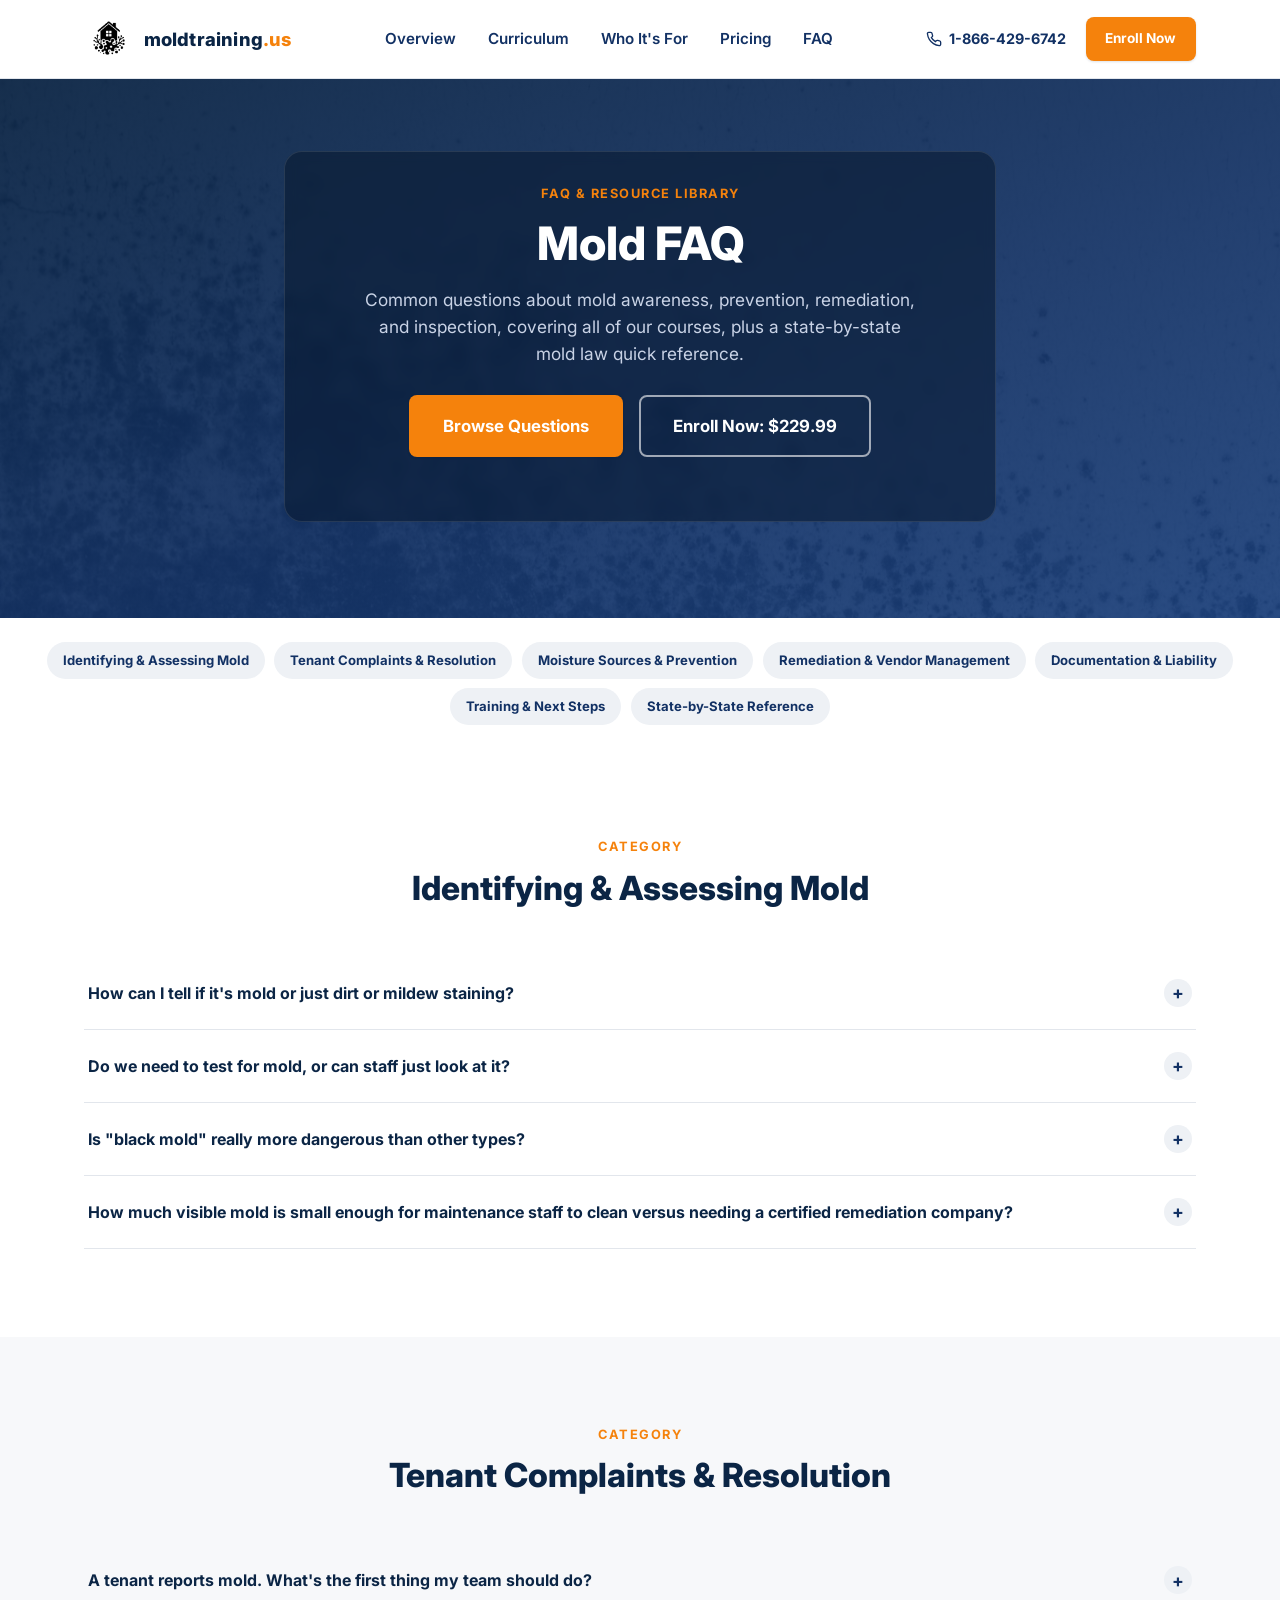
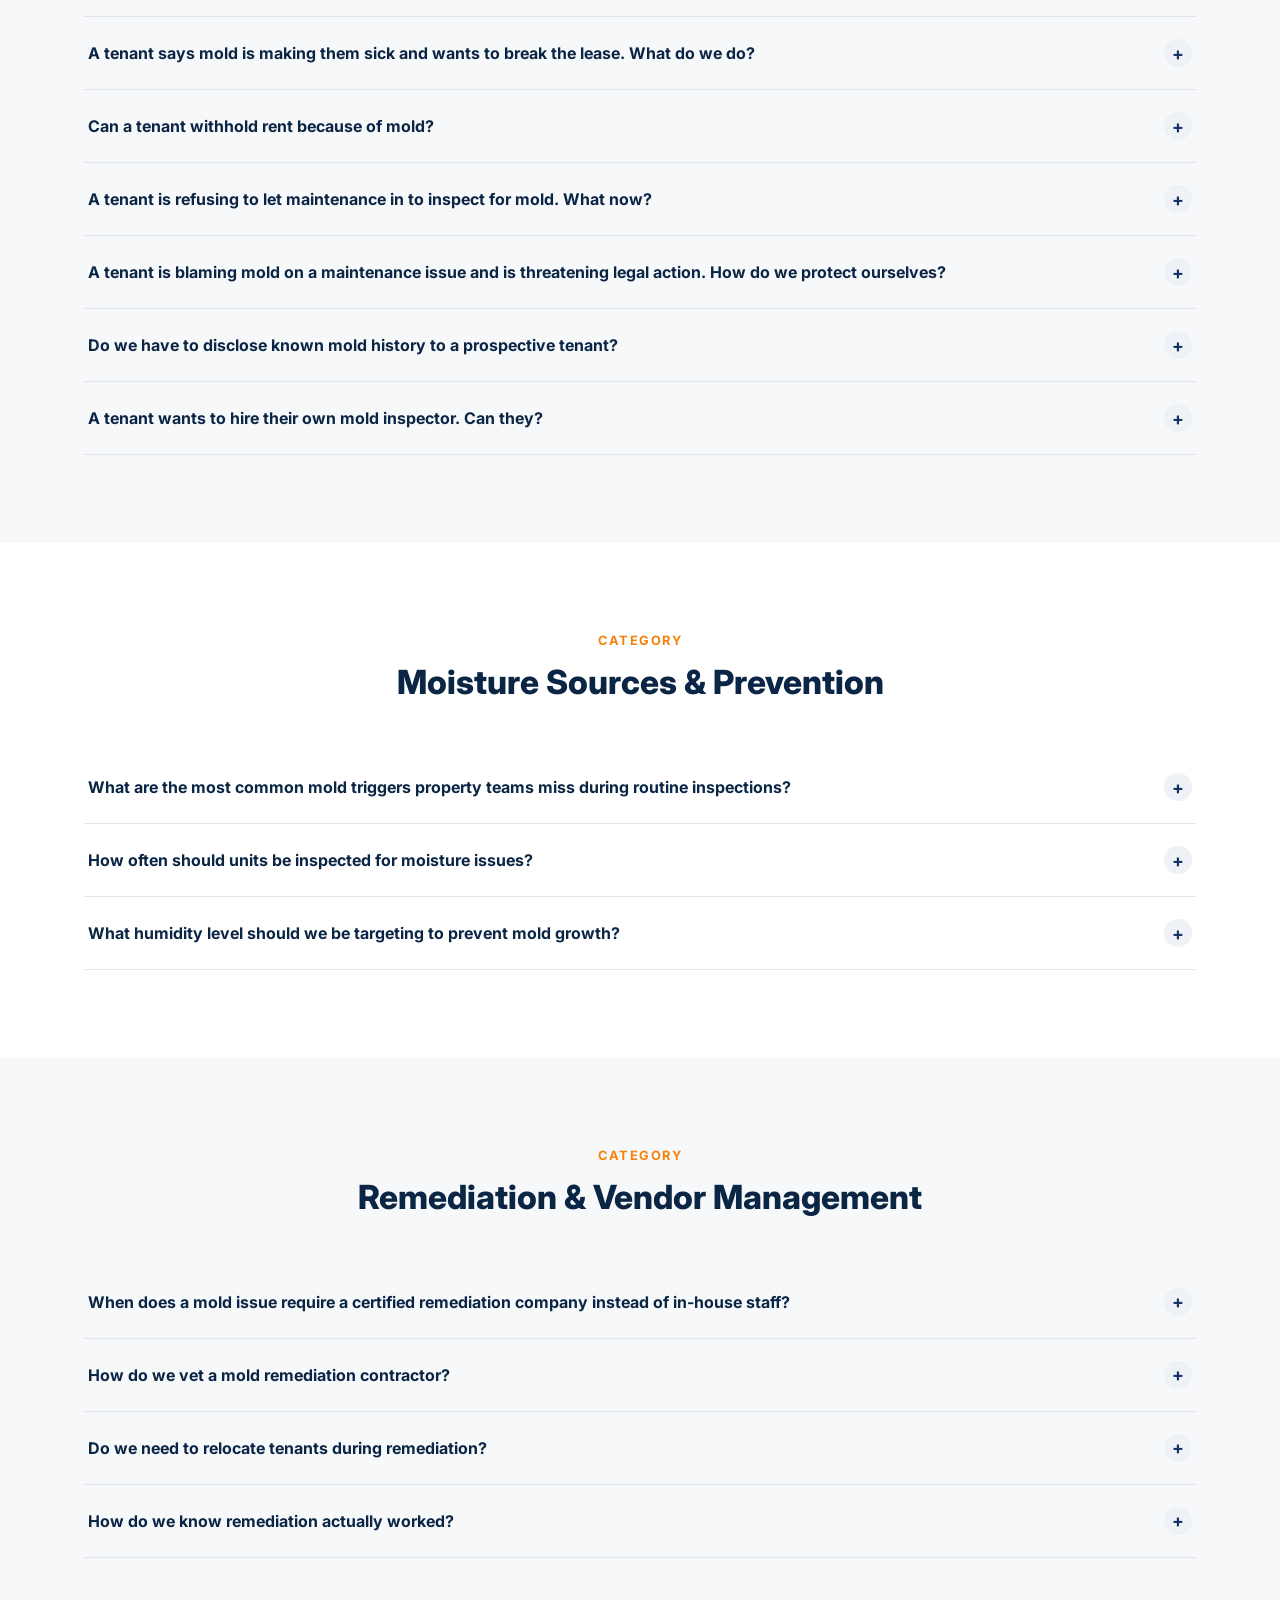
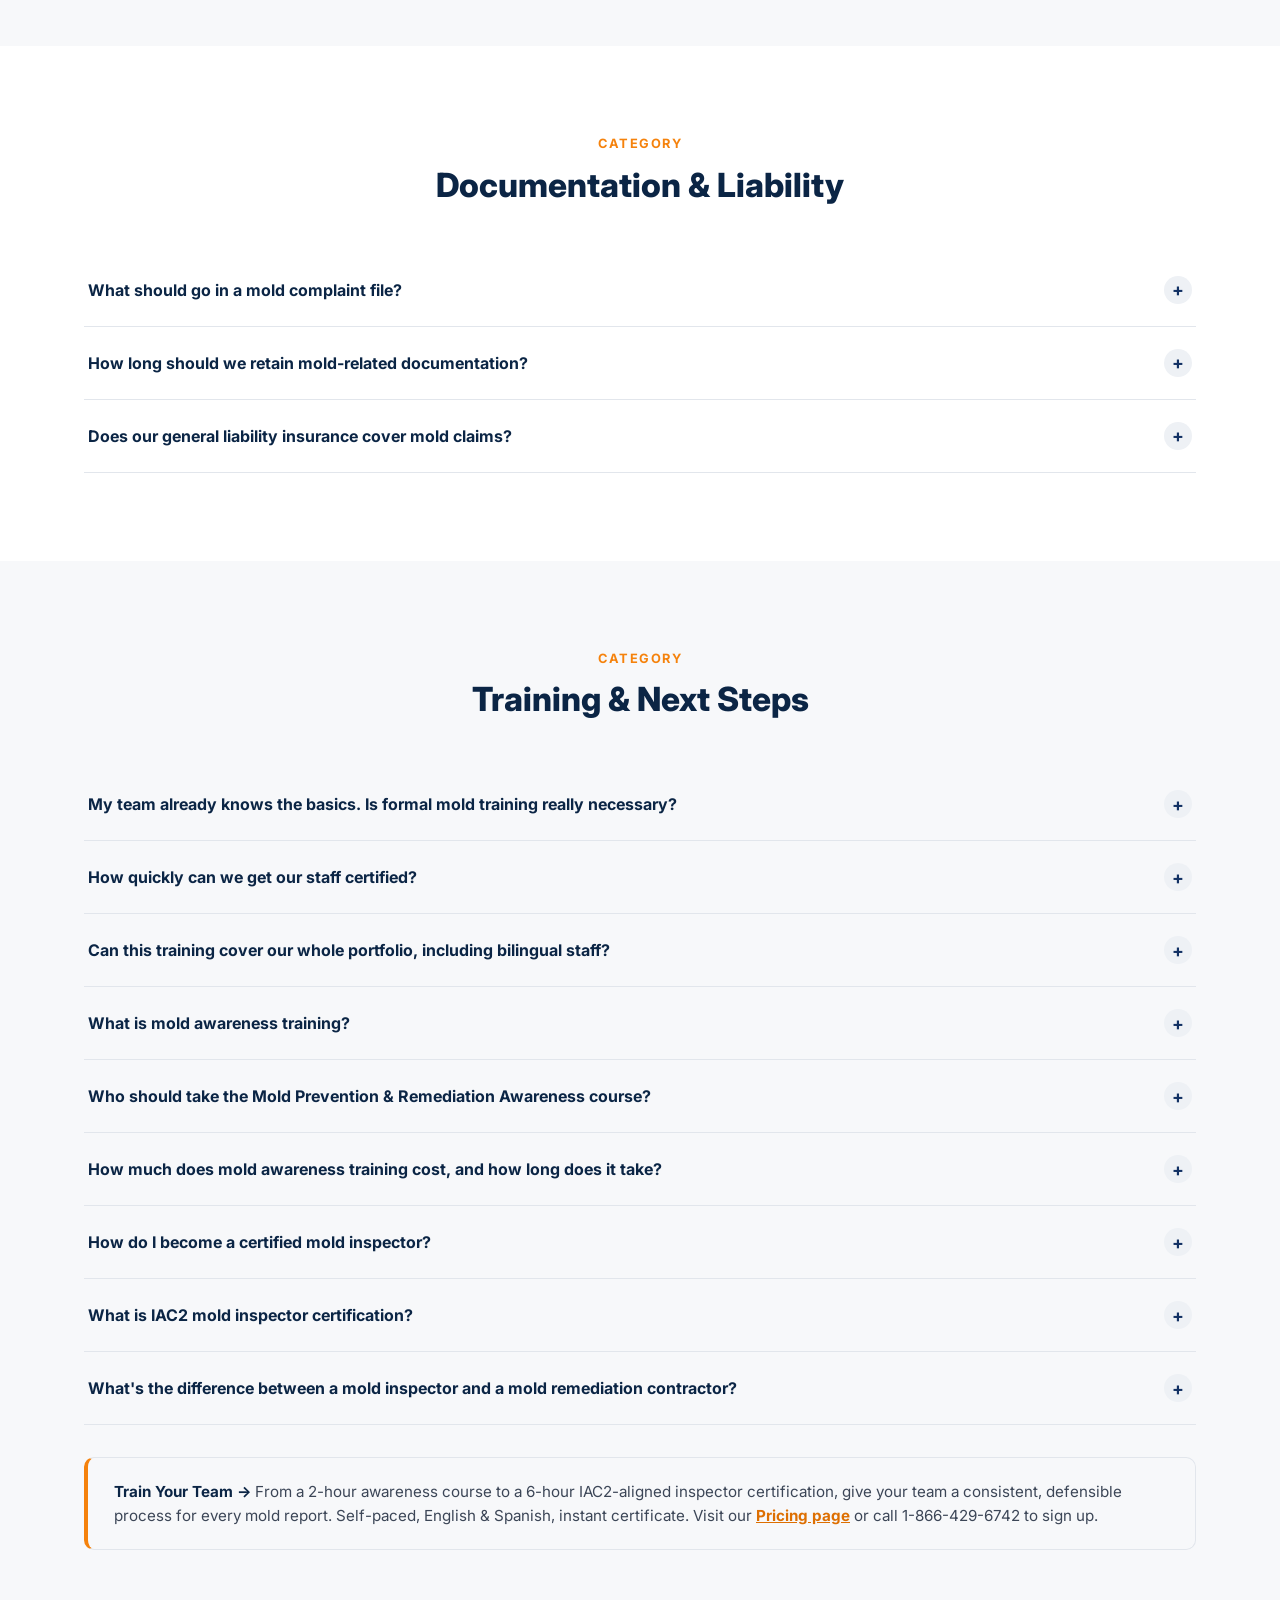
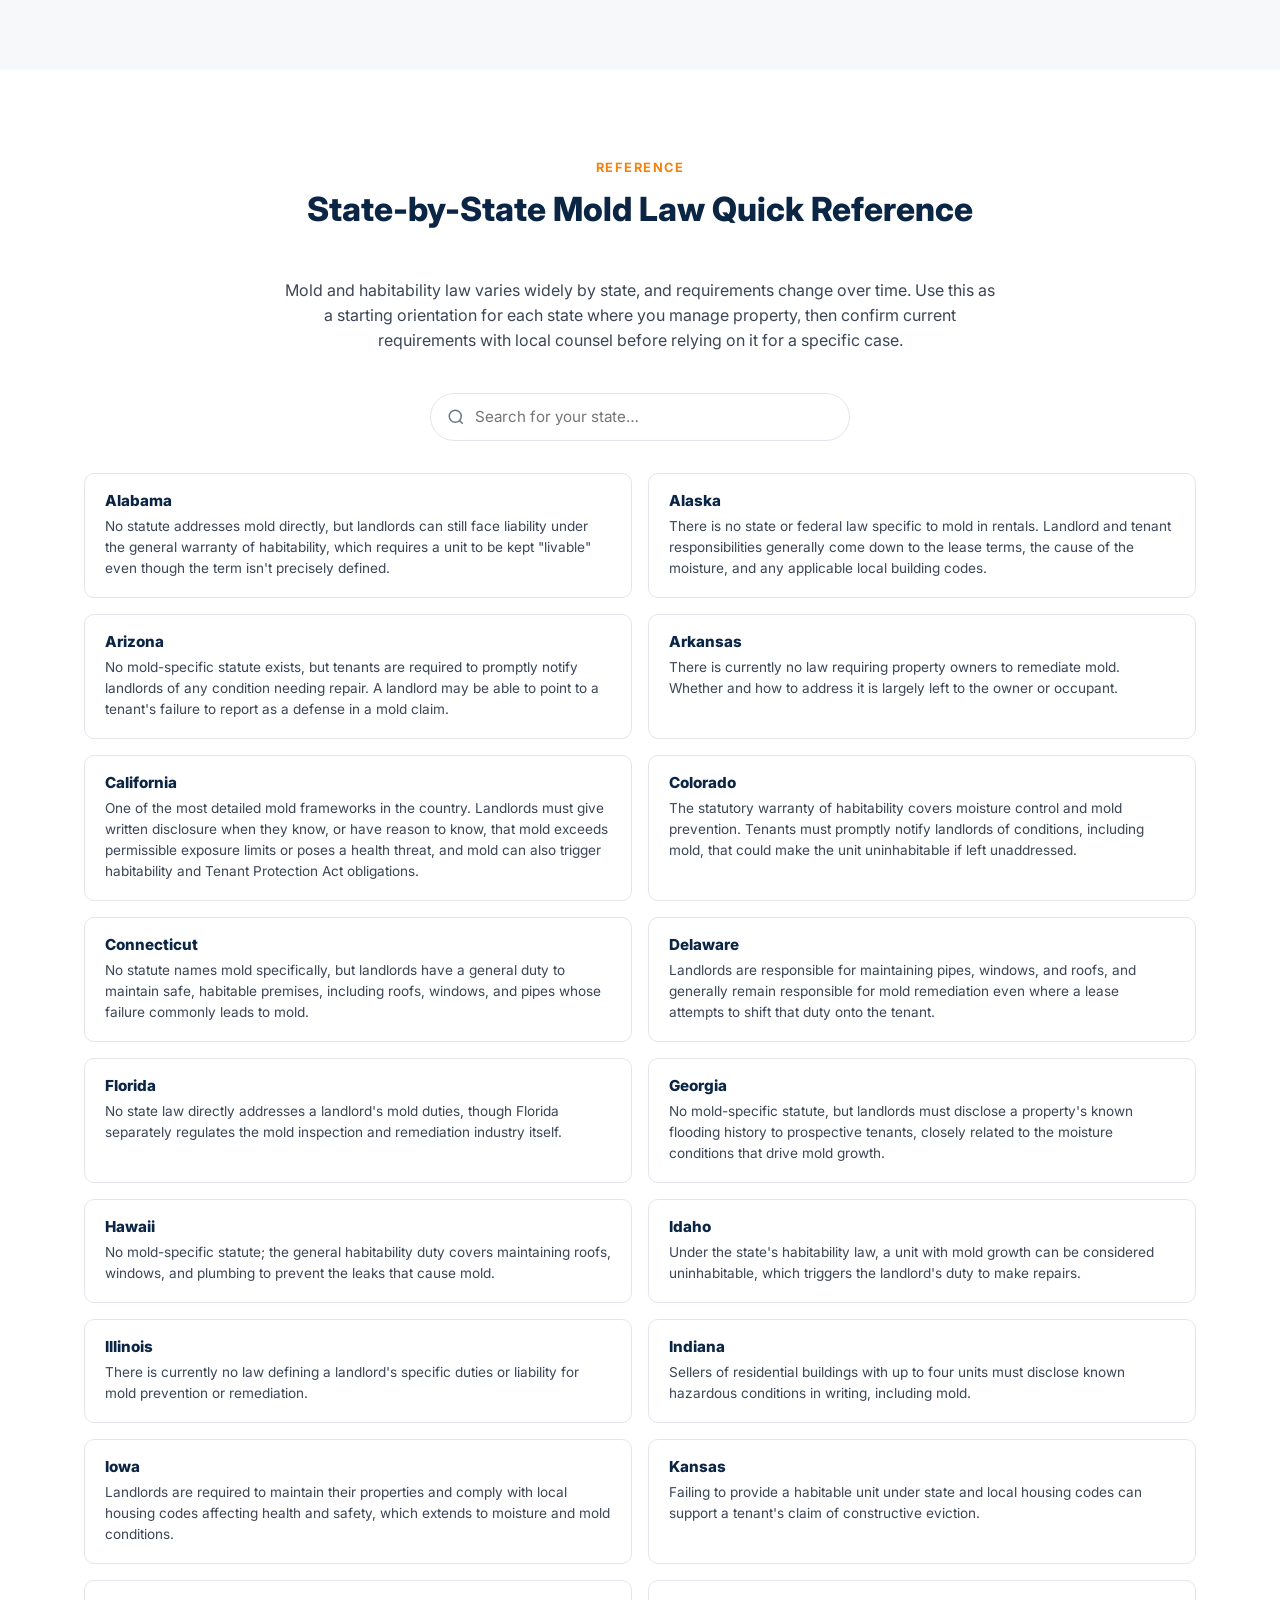
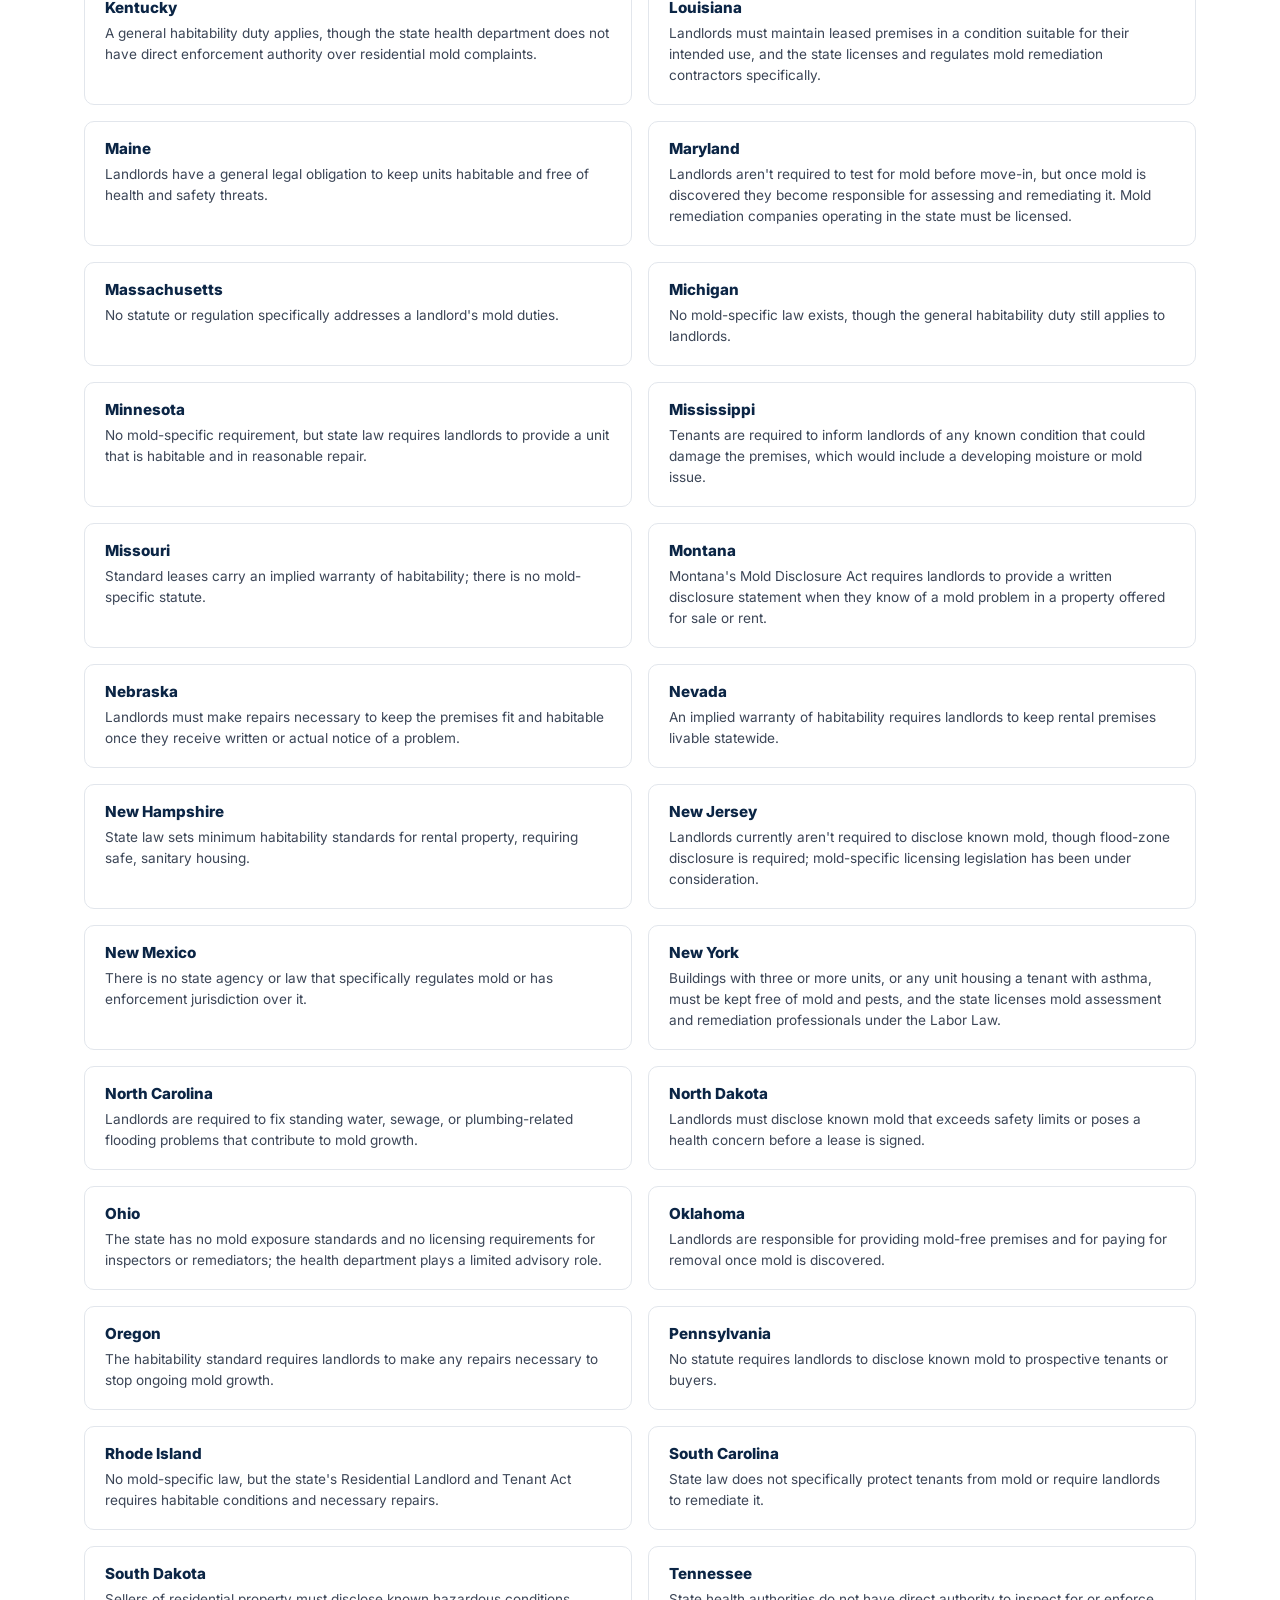
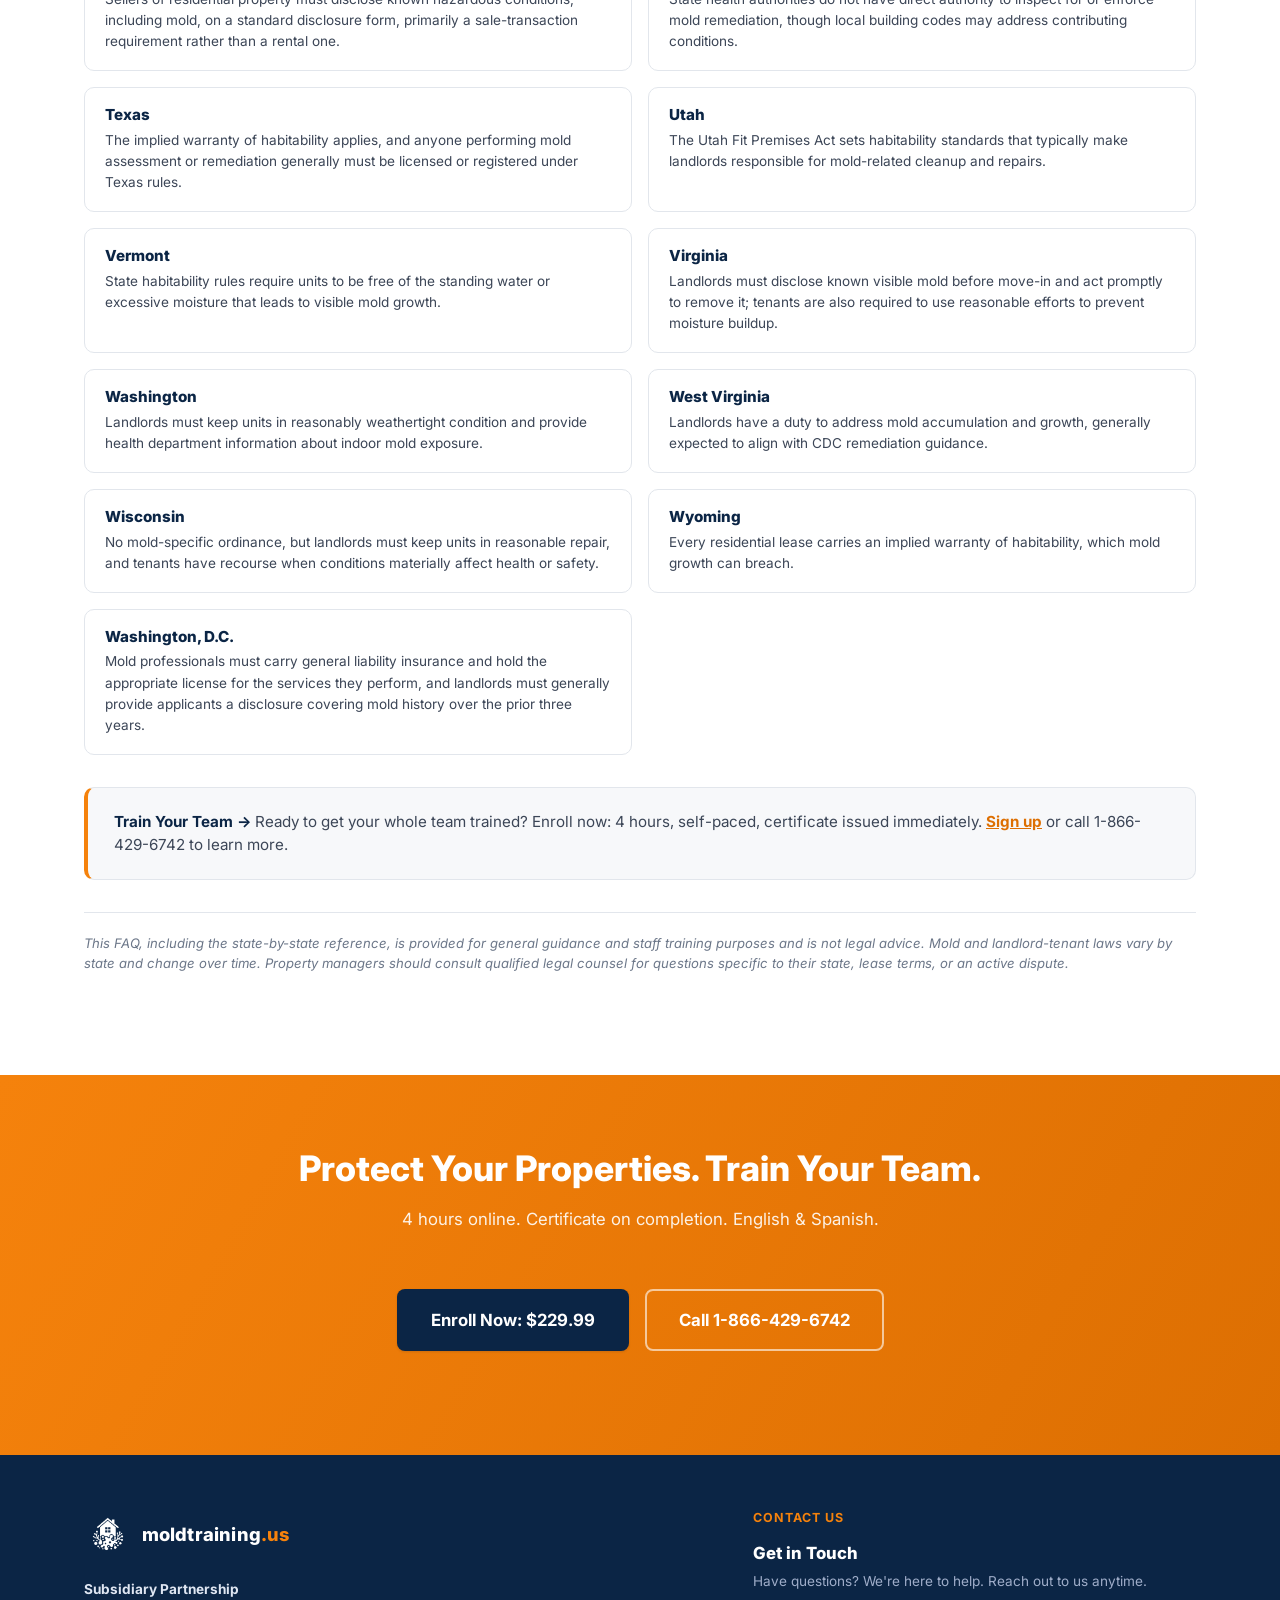
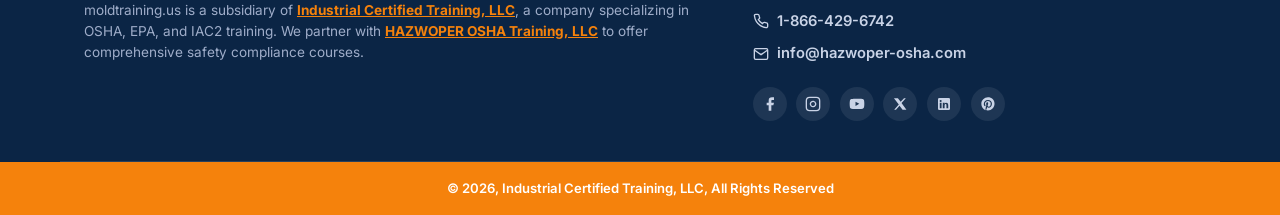
<file: frequently-asked-questions/index.html>
<!DOCTYPE html>
<html lang="en">
<head>
<meta charset="UTF-8">
<meta name="viewport" content="width=device-width, initial-scale=1.0">
<title>Mold FAQ | moldtraining.us</title>
<meta name="description" content="Answers on mold awareness, prevention, remediation, and IAC2 mold inspector certification, plus tenant, liability, and state-by-state mold law questions for property management teams.">
<link rel="icon" type="image/png" href="../images/pmmt-logo.png">
<link rel="apple-touch-icon" href="../images/pmmt-logo.png">

<meta property="og:type" content="website">
<meta property="og:title" content="Mold FAQ | moldtraining.us">
<meta property="og:description" content="Answers on mold awareness, prevention, remediation, and IAC2 mold inspector certification, plus tenant, liability, and state-by-state mold law questions for property management teams.">
<meta property="og:image" content="https://raw.githubusercontent.com/MrPress-Automation/PropertyManagementMoldTraining/main/images/pmmt-logo.png">
<meta property="og:url" content="https://moldtraining.us/frequently-asked-questions/">
<meta name="twitter:card" content="summary_large_image">
<meta name="twitter:title" content="Mold FAQ | moldtraining.us">
<meta name="twitter:description" content="Answers on mold awareness, prevention, remediation, and IAC2 mold inspector certification, plus tenant, liability, and state-by-state mold law questions.">
<meta name="twitter:image" content="https://raw.githubusercontent.com/MrPress-Automation/PropertyManagementMoldTraining/main/images/pmmt-logo.png">

<link rel="preconnect" href="https://fonts.googleapis.com">
<link href="https://fonts.googleapis.com/css2?family=Inter:wght@400;500;600;700;800&display=swap" rel="stylesheet">
<link rel="stylesheet" href="../css/styles.css?v=7">

<script type="application/ld+json">
{
  "@context": "https://schema.org",
  "@type": "FAQPage",
  "mainEntity": [
    {
      "@type": "Question",
      "name": "How can I tell if it's mold or just dirt or mildew staining?",
      "acceptedAnswer": {
        "@type": "Answer",
        "text": "Mold typically appears fuzzy or slightly raised and often carries a musty odor, which dirt and mildew stains don't. Color alone (black, green, white) isn't a reliable indicator of species or danger level. When in doubt, treat it as mold until a visual inspection or lab sample says otherwise; assuming it's \"just dirt\" is one of the most common ways small problems become expensive ones."
      }
    },
    {
      "@type": "Question",
      "name": "Do we need to test for mold, or can staff just look at it?",
      "acceptedAnswer": {
        "@type": "Answer",
        "text": "Visual identification is usually enough to trigger action: containment, moisture correction, cleaning, or a remediation referral. Lab testing or air sampling is generally reserved for disputes, health-complaint documentation, post-remediation verification, or cases where the source isn't visible. Testing before every response can slow your team down and create paperwork that works against you if results are ambiguous."
      }
    },
    {
      "@type": "Question",
      "name": "Is \"black mold\" really more dangerous than other types?",
      "acceptedAnswer": {
        "@type": "Answer",
        "text": "It gets outsized attention, but any mold growth signals a moisture problem that needs correcting, and any mold can trigger allergic or respiratory symptoms in sensitive individuals. Species matters less operationally than getting the moisture source fixed and the growth removed correctly."
      }
    },
    {
      "@type": "Question",
      "name": "How much visible mold is small enough for maintenance staff to clean versus needing a certified remediation company?",
      "acceptedAnswer": {
        "@type": "Answer",
        "text": "Many jurisdictions and industry guidance use roughly 10 square feet as a rough threshold. Smaller areas may be handled by trained staff with proper PPE, while larger areas typically call for certified remediation professionals. Always confirm state and local requirements, since some states set their own thresholds and licensing rules."
      }
    },
    {
      "@type": "Question",
      "name": "A tenant reports mold. What's the first thing my team should do?",
      "acceptedAnswer": {
        "@type": "Answer",
        "text": "Acknowledge the complaint in writing within a defined window (many property management companies target 24 to 48 hours), document the report with date, unit, description, and photos if provided, and schedule an inspection promptly. The biggest liability driver isn't mold itself, it's an undocumented delay between complaint and response."
      }
    },
    {
      "@type": "Question",
      "name": "A tenant says mold is making them sick and wants to break the lease. What do we do?",
      "acceptedAnswer": {
        "@type": "Answer",
        "text": "Don't argue the medical claim; your team isn't qualified to and it isn't your role. Document the complaint, inspect promptly, correct any moisture or mold issue found, and consult your attorney or leasing policy on habitability and lease-break provisions. Offering temporary relocation during remediation is common practice in serious cases and can reduce dispute risk."
      }
    },
    {
      "@type": "Question",
      "name": "Can a tenant withhold rent because of mold?",
      "acceptedAnswer": {
        "@type": "Answer",
        "text": "This depends entirely on state and local landlord-tenant law. Some jurisdictions allow rent withholding or \"repair and deduct\" for habitability issues, while others require formal notice and cure periods first. This is a legal question for your attorney, not a policy your team should improvise case by case."
      }
    },
    {
      "@type": "Question",
      "name": "A tenant is refusing to let maintenance in to inspect for mold. What now?",
      "acceptedAnswer": {
        "@type": "Answer",
        "text": "Follow your state's required notice-to-enter procedures and document every attempted contact in writing. If a tenant blocks access to a reported hazard, that refusal should be documented too. It matters if the situation escalates to a dispute later."
      }
    },
    {
      "@type": "Question",
      "name": "A tenant is blaming mold on a maintenance issue and is threatening legal action. How do we protect ourselves?",
      "acceptedAnswer": {
        "@type": "Answer",
        "text": "Documentation is the entire defense: complaint logs, inspection dates and findings, work orders, before, during, and after photos, and correspondence with the tenant. A defensible paper trail is what turns a dispute into a non-issue rather than an open liability. This exact skill, building a defensible response from first complaint to resolution, is a core module in our Mold Awareness training. Sign up your team to learn more."
      }
    },
    {
      "@type": "Question",
      "name": "Do we have to disclose known mold history to a prospective tenant?",
      "acceptedAnswer": {
        "@type": "Answer",
        "text": "Several states require mold disclosure in leases or at move-in when there's a known history. Even where it isn't legally mandated, many property managers disclose proactively to reduce dispute risk. Check your state's specific disclosure requirements."
      }
    },
    {
      "@type": "Question",
      "name": "A tenant wants to hire their own mold inspector. Can they?",
      "acceptedAnswer": {
        "@type": "Answer",
        "text": "Generally yes, though your lease may specify how findings get submitted to you. If their results conflict with yours, that's a good trigger for a third-party or independent assessment rather than a back-and-forth over whose result is correct."
      }
    },
    {
      "@type": "Question",
      "name": "What are the most common mold triggers property teams miss during routine inspections?",
      "acceptedAnswer": {
        "@type": "Answer",
        "text": "HVAC condensation lines, under-sink plumbing, window seals and flashing, roof penetrations, and poor bathroom ventilation are frequent blind spots. They're often not visible during a quick walkthrough and only surface once staining or odor appears."
      }
    },
    {
      "@type": "Question",
      "name": "How often should units be inspected for moisture issues?",
      "acceptedAnswer": {
        "@type": "Answer",
        "text": "There's no universal standard, but many property teams build moisture and mold checks into existing turnover inspections, seasonal HVAC service visits, and any work order involving plumbing or roofing, rather than running a separate standalone mold inspection cycle."
      }
    },
    {
      "@type": "Question",
      "name": "What humidity level should we be targeting to prevent mold growth?",
      "acceptedAnswer": {
        "@type": "Answer",
        "text": "Indoor relative humidity is generally recommended to stay below 60 percent, ideally in the 30 to 50 percent range, since mold typically needs sustained moisture and organic material to establish."
      }
    },
    {
      "@type": "Question",
      "name": "When does a mold issue require a certified remediation company instead of in-house staff?",
      "acceptedAnswer": {
        "@type": "Answer",
        "text": "Beyond the small-area threshold, situations involving HVAC system contamination, recurring or hidden mold behind walls, sensitive occupants such as those with respiratory conditions, or any situation likely to become a legal dispute are better handled by certified professionals, both for safety and for the credibility of the response if challenged later. Not sure your team can make that call confidently yet? Our course walks through this exact decision point in Module 5. Learn more and enroll."
      }
    },
    {
      "@type": "Question",
      "name": "How do we vet a mold remediation contractor?",
      "acceptedAnswer": {
        "@type": "Answer",
        "text": "Look for state licensing or certification where required, proof of insurance, a written scope of work, and post-remediation verification or clearance testing as part of the contract, not just a cleanup invoice."
      }
    },
    {
      "@type": "Question",
      "name": "Do we need to relocate tenants during remediation?",
      "acceptedAnswer": {
        "@type": "Answer",
        "text": "It depends on the scope, location, and containment method. Larger remediation jobs involving containment barriers and negative air pressure often make temporary relocation the more practical and defensible option."
      }
    },
    {
      "@type": "Question",
      "name": "How do we know remediation actually worked?",
      "acceptedAnswer": {
        "@type": "Answer",
        "text": "Post-remediation verification (a visual clearance inspection and, where warranted, clearance air sampling by an independent party) is the standard way to confirm the job is complete before returning tenants to the space or closing out the file."
      }
    },
    {
      "@type": "Question",
      "name": "What should go in a mold complaint file?",
      "acceptedAnswer": {
        "@type": "Answer",
        "text": "The initial complaint with date and method received, photos, the inspection report, the moisture source identified, corrective action taken, remediation records if applicable, clearance verification, and all tenant correspondence. This is the file that protects you if a claim surfaces months later."
      }
    },
    {
      "@type": "Question",
      "name": "How long should we retain mold-related documentation?",
      "acceptedAnswer": {
        "@type": "Answer",
        "text": "This varies by state statute of limitations for habitability and personal injury claims, often several years, so many property management companies retain the full file for the life of the tenancy plus several years after. Check with your attorney for your state's specific window."
      }
    },
    {
      "@type": "Question",
      "name": "Does our general liability insurance cover mold claims?",
      "acceptedAnswer": {
        "@type": "Answer",
        "text": "Many standard general liability policies exclude or sublimit mold-related claims specifically, given how common and costly they've become. Confirm your policy's mold coverage and exclusions directly with your carrier rather than assuming it's covered under general property damage."
      }
    },
    {
      "@type": "Question",
      "name": "My team already knows the basics. Is formal mold training really necessary?",
      "acceptedAnswer": {
        "@type": "Answer",
        "text": "Most property management teams know mold is a problem; far fewer have a consistent, documented process for spotting it early, responding within a defensible timeline, and knowing exactly when to escalate to certified remediation. That consistency is what actually reduces liability, and it's the gap formal training closes. Want to learn more? Enroll your team in our 4-hour Mold Awareness, Prevention & Remediation course for Property Management Teams."
      }
    },
    {
      "@type": "Question",
      "name": "How quickly can we get our staff certified?",
      "acceptedAnswer": {
        "@type": "Answer",
        "text": "The course is self-paced and takes about 4 hours to complete, so staff can start, stop, and finish between shifts. A certificate of completion is issued immediately, ready for your compliance files. Sign up today to have your team trained this week."
      }
    },
    {
      "@type": "Question",
      "name": "Can this training cover our whole portfolio, including bilingual staff?",
      "acceptedAnswer": {
        "@type": "Answer",
        "text": "Yes. The course is available in English and Spanish with an in-course toggle, and can be delivered as on-demand digital, virtual instructor-led, in-person, or via SCORM package to your own LMS for portfolio-wide rollout. To learn more or enroll your team, visit our Pricing page or call 1-866-429-6742."
      }
    },
    {
      "@type": "Question",
      "name": "What is mold awareness training?",
      "acceptedAnswer": {
        "@type": "Answer",
        "text": "Mold awareness training teaches general staff to recognize the early signs of mold growth, understand common moisture sources, and know when to escalate a problem to maintenance or a certified professional. Our 2-hour Mold Prevention & Remediation Awareness course is built for exactly this: a fast, practical introduction rather than a technical deep dive."
      }
    },
    {
      "@type": "Question",
      "name": "Who should take the Mold Prevention & Remediation Awareness course?",
      "acceptedAnswer": {
        "@type": "Answer",
        "text": "It's designed for front-line staff who aren't responsible for inspections or remediation decisions but interact with buildings daily: leasing and office staff, maintenance workers, new hires, and seasonal employees. If your role involves documenting complaints, coordinating inspections, or managing tenant communication, the 4-hour Property Management course is a better fit."
      }
    },
    {
      "@type": "Question",
      "name": "How much does mold awareness training cost, and how long does it take?",
      "acceptedAnswer": {
        "@type": "Answer",
        "text": "The Mold Prevention & Remediation Awareness course is $59.99 per seat and takes about 2 hours to complete, self-paced. A certificate of completion is issued immediately. Enroll here."
      }
    },
    {
      "@type": "Question",
      "name": "How do I become a certified mold inspector?",
      "acceptedAnswer": {
        "@type": "Answer",
        "text": "Our 6-hour Mold Inspector Certification course covers mold biology, IAC2 Standards of Practice, inspection methodology, moisture and air sampling, lab result interpretation, and report writing: everything needed to conduct professional mold inspections. It's self-paced online, with a certificate issued immediately on completion."
      }
    },
    {
      "@type": "Question",
      "name": "What is IAC2 mold inspector certification?",
      "acceptedAnswer": {
        "@type": "Answer",
        "text": "IAC2 (the International Association of Certified Indoor Air Consultants) publishes the Standards of Practice most widely used in the mold inspection industry. Our Mold Inspector Certification course is aligned with these standards, covering scope of inspection, sampling protocols, and reporting requirements."
      }
    },
    {
      "@type": "Question",
      "name": "What's the difference between a mold inspector and a mold remediation contractor?",
      "acceptedAnswer": {
        "@type": "Answer",
        "text": "A mold inspector assesses a property, documents findings, and determines whether remediation is needed and to what extent, similar to a diagnostic role. A remediation contractor performs the actual cleanup and removal. Some professionals do both, but the two require different skill sets; our Mold Inspector Certification course focuses specifically on inspection, assessment, and reporting."
      }
    }
  ]
}
</script>
</head>
<body>

<a class="skip-link" href="#main">Skip to content</a>

<header class="site-header">
  <div class="container header-inner">
    <a href="../index.html#top" class="logo">
      <img src="../images/pmmt-logo.png" alt="moldtraining.us" class="logo-icon">
      <span class="logo-text">moldtraining<span class="logo-dash">.us</span></span>
    </a>

    <nav class="main-nav" id="mainNav">
      <a href="../index.html#overview">Overview</a>
      <a href="../index.html#curriculum">Curriculum</a>
      <a href="../index.html#audience">Who It's For</a>
      <a href="../index.html#pricing">Pricing</a>
      <a href="../index.html#faq">FAQ</a>
      <a href="tel:18664296742" class="nav-phone">
        <svg width="16" height="16" viewBox="0 0 24 24" fill="none" stroke="currentColor" stroke-width="2"><path d="M22 16.92v3a2 2 0 0 1-2.18 2 19.79 19.79 0 0 1-8.63-3.07 19.5 19.5 0 0 1-6-6 19.79 19.79 0 0 1-3.07-8.67A2 2 0 0 1 4.11 2h3a2 2 0 0 1 2 1.72c.127.96.362 1.903.7 2.81a2 2 0 0 1-.45 2.11L8.09 9.91a16 16 0 0 0 6 6l1.27-1.27a2 2 0 0 1 2.11-.45c.907.338 1.85.573 2.81.7A2 2 0 0 1 22 16.92z"/></svg>
        1-866-429-6742
      </a>
    </nav>

    <div class="header-actions">
      <a href="tel:18664296742" class="header-phone">
        <svg width="16" height="16" viewBox="0 0 24 24" fill="none" stroke="currentColor" stroke-width="2"><path d="M22 16.92v3a2 2 0 0 1-2.18 2 19.79 19.79 0 0 1-8.63-3.07 19.5 19.5 0 0 1-6-6 19.79 19.79 0 0 1-3.07-8.67A2 2 0 0 1 4.11 2h3a2 2 0 0 1 2 1.72c.127.96.362 1.903.7 2.81a2 2 0 0 1-.45 2.11L8.09 9.91a16 16 0 0 0 6 6l1.27-1.27a2 2 0 0 1 2.11-.45c.907.338 1.85.573 2.81.7A2 2 0 0 1 22 16.92z"/></svg>
        1-866-429-6742
      </a>
      <a href="../index.html#pricing" class="btn btn-primary btn-sm">Enroll Now</a>
      <button class="nav-toggle" id="navToggle" aria-label="Toggle navigation" aria-expanded="false">
        <span></span><span></span><span></span>
      </button>
    </div>
  </div>
</header>

<main id="main">

  <!-- HERO -->
  <section class="hero hero-solo" id="top">
    <div class="container hero-inner">
      <div class="hero-copy">
        <p class="eyebrow">FAQ &amp; Resource Library</p>
        <h1>Mold FAQ</h1>
        <p class="hero-lead">
          Common questions about mold awareness, prevention, remediation, and inspection, covering all of our
          courses, plus a state-by-state mold law quick reference.
        </p>
        <div class="hero-cta-row">
          <a href="#identifying" class="btn btn-primary btn-lg">Browse Questions</a>
          <a href="../index.html#pricing" class="btn btn-outline-light btn-lg">Enroll Now: $229.99</a>
        </div>
      </div>
    </div>
  </section>

  <!-- QUICK JUMP NAV -->
  <nav class="faq-jumpnav" aria-label="FAQ categories">
    <a href="#identifying">Identifying &amp; Assessing Mold</a>
    <a href="#tenant-complaints">Tenant Complaints &amp; Resolution</a>
    <a href="#moisture">Moisture Sources &amp; Prevention</a>
    <a href="#remediation">Remediation &amp; Vendor Management</a>
    <a href="#documentation">Documentation &amp; Liability</a>
    <a href="#training">Training &amp; Next Steps</a>
    <a href="#state-law">State-by-State Reference</a>
  </nav>

  <!-- IDENTIFYING & ASSESSING MOLD -->
  <section class="section" id="identifying">
    <div class="container">
      <div class="section-head">
        <p class="eyebrow">Category</p>
        <h2>Identifying &amp; Assessing Mold</h2>
      </div>
      <div class="faq-page-list">
        <div class="faq-item">
          <button class="faq-question" aria-expanded="false">
            How can I tell if it's mold or just dirt or mildew staining?
            <span class="faq-icon">+</span>
          </button>
          <div class="faq-answer"><p>Mold typically appears fuzzy or slightly raised and often carries a musty odor, which dirt and mildew stains don't. Color alone (black, green, white) isn't a reliable indicator of species or danger level. When in doubt, treat it as mold until a visual inspection or lab sample says otherwise; assuming it's "just dirt" is one of the most common ways small problems become expensive ones.</p></div>
        </div>
        <div class="faq-item">
          <button class="faq-question" aria-expanded="false">
            Do we need to test for mold, or can staff just look at it?
            <span class="faq-icon">+</span>
          </button>
          <div class="faq-answer"><p>Visual identification is usually enough to trigger action: containment, moisture correction, cleaning, or a remediation referral. Lab testing or air sampling is generally reserved for disputes, health-complaint documentation, post-remediation verification, or cases where the source isn't visible. Testing before every response can slow your team down and create paperwork that works against you if results are ambiguous.</p></div>
        </div>
        <div class="faq-item">
          <button class="faq-question" aria-expanded="false">
            Is "black mold" really more dangerous than other types?
            <span class="faq-icon">+</span>
          </button>
          <div class="faq-answer"><p>It gets outsized attention, but any mold growth signals a moisture problem that needs correcting, and any mold can trigger allergic or respiratory symptoms in sensitive individuals. Species matters less operationally than getting the moisture source fixed and the growth removed correctly.</p></div>
        </div>
        <div class="faq-item">
          <button class="faq-question" aria-expanded="false">
            How much visible mold is small enough for maintenance staff to clean versus needing a certified remediation company?
            <span class="faq-icon">+</span>
          </button>
          <div class="faq-answer"><p>Many jurisdictions and industry guidance use roughly 10 square feet as a rough threshold. Smaller areas may be handled by trained staff with proper PPE, while larger areas typically call for certified remediation professionals. Always confirm state and local requirements, since some states set their own thresholds and licensing rules.</p></div>
        </div>
      </div>
    </div>
  </section>

  <!-- TENANT COMPLAINTS & RESOLUTION -->
  <section class="section section-alt" id="tenant-complaints">
    <div class="container">
      <div class="section-head">
        <p class="eyebrow">Category</p>
        <h2>Tenant Complaints &amp; Resolution</h2>
      </div>
      <div class="faq-page-list">
        <div class="faq-item">
          <button class="faq-question" aria-expanded="false">
            A tenant reports mold. What's the first thing my team should do?
            <span class="faq-icon">+</span>
          </button>
          <div class="faq-answer"><p>Acknowledge the complaint in writing within a defined window (many property management companies target 24 to 48 hours), document the report with date, unit, description, and photos if provided, and schedule an inspection promptly. The biggest liability driver isn't mold itself, it's an undocumented delay between complaint and response.</p></div>
        </div>
        <div class="faq-item">
          <button class="faq-question" aria-expanded="false">
            A tenant says mold is making them sick and wants to break the lease. What do we do?
            <span class="faq-icon">+</span>
          </button>
          <div class="faq-answer"><p>Don't argue the medical claim; your team isn't qualified to and it isn't your role. Document the complaint, inspect promptly, correct any moisture or mold issue found, and consult your attorney or leasing policy on habitability and lease-break provisions. Offering temporary relocation during remediation is common practice in serious cases and can reduce dispute risk.</p></div>
        </div>
        <div class="faq-item">
          <button class="faq-question" aria-expanded="false">
            Can a tenant withhold rent because of mold?
            <span class="faq-icon">+</span>
          </button>
          <div class="faq-answer"><p>This depends entirely on state and local landlord-tenant law. Some jurisdictions allow rent withholding or "repair and deduct" for habitability issues, while others require formal notice and cure periods first. This is a legal question for your attorney, not a policy your team should improvise case by case.</p></div>
        </div>
        <div class="faq-item">
          <button class="faq-question" aria-expanded="false">
            A tenant is refusing to let maintenance in to inspect for mold. What now?
            <span class="faq-icon">+</span>
          </button>
          <div class="faq-answer"><p>Follow your state's required notice-to-enter procedures and document every attempted contact in writing. If a tenant blocks access to a reported hazard, that refusal should be documented too. It matters if the situation escalates to a dispute later.</p></div>
        </div>
        <div class="faq-item">
          <button class="faq-question" aria-expanded="false">
            A tenant is blaming mold on a maintenance issue and is threatening legal action. How do we protect ourselves?
            <span class="faq-icon">+</span>
          </button>
          <div class="faq-answer"><p>Documentation is the entire defense: complaint logs, inspection dates and findings, work orders, before, during, and after photos, and correspondence with the tenant. A defensible paper trail is what turns a dispute into a non-issue rather than an open liability. This exact skill, building a defensible response from first complaint to resolution, is a core module in our Mold Awareness training. <a href="../index.html#pricing">Sign up your team to learn more</a>.</p></div>
        </div>
        <div class="faq-item">
          <button class="faq-question" aria-expanded="false">
            Do we have to disclose known mold history to a prospective tenant?
            <span class="faq-icon">+</span>
          </button>
          <div class="faq-answer"><p>Several states require mold disclosure in leases or at move-in when there's a known history. Even where it isn't legally mandated, many property managers disclose proactively to reduce dispute risk. Check your state's specific disclosure requirements.</p></div>
        </div>
        <div class="faq-item">
          <button class="faq-question" aria-expanded="false">
            A tenant wants to hire their own mold inspector. Can they?
            <span class="faq-icon">+</span>
          </button>
          <div class="faq-answer"><p>Generally yes, though your lease may specify how findings get submitted to you. If their results conflict with yours, that's a good trigger for a third-party or independent assessment rather than a back-and-forth over whose result is correct.</p></div>
        </div>
      </div>
    </div>
  </section>

  <!-- MOISTURE SOURCES & PREVENTION -->
  <section class="section" id="moisture">
    <div class="container">
      <div class="section-head">
        <p class="eyebrow">Category</p>
        <h2>Moisture Sources &amp; Prevention</h2>
      </div>
      <div class="faq-page-list">
        <div class="faq-item">
          <button class="faq-question" aria-expanded="false">
            What are the most common mold triggers property teams miss during routine inspections?
            <span class="faq-icon">+</span>
          </button>
          <div class="faq-answer"><p>HVAC condensation lines, under-sink plumbing, window seals and flashing, roof penetrations, and poor bathroom ventilation are frequent blind spots. They're often not visible during a quick walkthrough and only surface once staining or odor appears.</p></div>
        </div>
        <div class="faq-item">
          <button class="faq-question" aria-expanded="false">
            How often should units be inspected for moisture issues?
            <span class="faq-icon">+</span>
          </button>
          <div class="faq-answer"><p>There's no universal standard, but many property teams build moisture and mold checks into existing turnover inspections, seasonal HVAC service visits, and any work order involving plumbing or roofing, rather than running a separate standalone mold inspection cycle.</p></div>
        </div>
        <div class="faq-item">
          <button class="faq-question" aria-expanded="false">
            What humidity level should we be targeting to prevent mold growth?
            <span class="faq-icon">+</span>
          </button>
          <div class="faq-answer"><p>Indoor relative humidity is generally recommended to stay below 60 percent, ideally in the 30 to 50 percent range, since mold typically needs sustained moisture and organic material to establish.</p></div>
        </div>
      </div>
    </div>
  </section>

  <!-- REMEDIATION & VENDOR MANAGEMENT -->
  <section class="section section-alt" id="remediation">
    <div class="container">
      <div class="section-head">
        <p class="eyebrow">Category</p>
        <h2>Remediation &amp; Vendor Management</h2>
      </div>
      <div class="faq-page-list">
        <div class="faq-item">
          <button class="faq-question" aria-expanded="false">
            When does a mold issue require a certified remediation company instead of in-house staff?
            <span class="faq-icon">+</span>
          </button>
          <div class="faq-answer"><p>Beyond the small-area threshold, situations involving HVAC system contamination, recurring or hidden mold behind walls, sensitive occupants such as those with respiratory conditions, or any situation likely to become a legal dispute are better handled by certified professionals, both for safety and for the credibility of the response if challenged later. Not sure your team can make that call confidently yet? Our course walks through this exact decision point in Module 5. <a href="../index.html#pricing">Learn more and enroll</a>.</p></div>
        </div>
        <div class="faq-item">
          <button class="faq-question" aria-expanded="false">
            How do we vet a mold remediation contractor?
            <span class="faq-icon">+</span>
          </button>
          <div class="faq-answer"><p>Look for state licensing or certification where required, proof of insurance, a written scope of work, and post-remediation verification or clearance testing as part of the contract, not just a cleanup invoice.</p></div>
        </div>
        <div class="faq-item">
          <button class="faq-question" aria-expanded="false">
            Do we need to relocate tenants during remediation?
            <span class="faq-icon">+</span>
          </button>
          <div class="faq-answer"><p>It depends on the scope, location, and containment method. Larger remediation jobs involving containment barriers and negative air pressure often make temporary relocation the more practical and defensible option.</p></div>
        </div>
        <div class="faq-item">
          <button class="faq-question" aria-expanded="false">
            How do we know remediation actually worked?
            <span class="faq-icon">+</span>
          </button>
          <div class="faq-answer"><p>Post-remediation verification (a visual clearance inspection and, where warranted, clearance air sampling by an independent party) is the standard way to confirm the job is complete before returning tenants to the space or closing out the file.</p></div>
        </div>
      </div>
    </div>
  </section>

  <!-- DOCUMENTATION & LIABILITY -->
  <section class="section" id="documentation">
    <div class="container">
      <div class="section-head">
        <p class="eyebrow">Category</p>
        <h2>Documentation &amp; Liability</h2>
      </div>
      <div class="faq-page-list">
        <div class="faq-item">
          <button class="faq-question" aria-expanded="false">
            What should go in a mold complaint file?
            <span class="faq-icon">+</span>
          </button>
          <div class="faq-answer"><p>The initial complaint with date and method received, photos, the inspection report, the moisture source identified, corrective action taken, remediation records if applicable, clearance verification, and all tenant correspondence. This is the file that protects you if a claim surfaces months later.</p></div>
        </div>
        <div class="faq-item">
          <button class="faq-question" aria-expanded="false">
            How long should we retain mold-related documentation?
            <span class="faq-icon">+</span>
          </button>
          <div class="faq-answer"><p>This varies by state statute of limitations for habitability and personal injury claims, often several years, so many property management companies retain the full file for the life of the tenancy plus several years after. Check with your attorney for your state's specific window.</p></div>
        </div>
        <div class="faq-item">
          <button class="faq-question" aria-expanded="false">
            Does our general liability insurance cover mold claims?
            <span class="faq-icon">+</span>
          </button>
          <div class="faq-answer"><p>Many standard general liability policies exclude or sublimit mold-related claims specifically, given how common and costly they've become. Confirm your policy's mold coverage and exclusions directly with your carrier rather than assuming it's covered under general property damage.</p></div>
        </div>
      </div>
    </div>
  </section>

  <!-- TRAINING & NEXT STEPS -->
  <section class="section section-alt" id="training">
    <div class="container">
      <div class="section-head">
        <p class="eyebrow">Category</p>
        <h2>Training &amp; Next Steps</h2>
      </div>
      <div class="faq-page-list">
        <div class="faq-item">
          <button class="faq-question" aria-expanded="false">
            My team already knows the basics. Is formal mold training really necessary?
            <span class="faq-icon">+</span>
          </button>
          <div class="faq-answer"><p>Most property management teams know mold is a problem; far fewer have a consistent, documented process for spotting it early, responding within a defensible timeline, and knowing exactly when to escalate to certified remediation. That consistency is what actually reduces liability, and it's the gap formal training closes. Want to learn more? <a href="../index.html#pricing">Enroll your team</a> in our 4-hour Mold Awareness, Prevention &amp; Remediation course for Property Management Teams.</p></div>
        </div>
        <div class="faq-item">
          <button class="faq-question" aria-expanded="false">
            How quickly can we get our staff certified?
            <span class="faq-icon">+</span>
          </button>
          <div class="faq-answer"><p>The course is self-paced and takes about 4 hours to complete, so staff can start, stop, and finish between shifts. A certificate of completion is issued immediately, ready for your compliance files. <a href="../index.html#pricing">Sign up today</a> to have your team trained this week.</p></div>
        </div>
        <div class="faq-item">
          <button class="faq-question" aria-expanded="false">
            Can this training cover our whole portfolio, including bilingual staff?
            <span class="faq-icon">+</span>
          </button>
          <div class="faq-answer"><p>Yes. The course is available in English and Spanish with an in-course toggle, and can be delivered as on-demand digital, virtual instructor-led, in-person, or via SCORM package to your own LMS for portfolio-wide rollout. To learn more or enroll your team, visit our <a href="../index.html#pricing">Pricing page</a> or call 1-866-429-6742.</p></div>
        </div>
        <div class="faq-item">
          <button class="faq-question" aria-expanded="false">
            What is mold awareness training?
            <span class="faq-icon">+</span>
          </button>
          <div class="faq-answer"><p>Mold awareness training teaches general staff to recognize the early signs of mold growth, understand common moisture sources, and know when to escalate a problem to maintenance or a certified professional. Our 2-hour <a href="../index.html#pricing">Mold Prevention &amp; Remediation Awareness</a> course is built for exactly this: a fast, practical introduction rather than a technical deep dive.</p></div>
        </div>
        <div class="faq-item">
          <button class="faq-question" aria-expanded="false">
            Who should take the Mold Prevention &amp; Remediation Awareness course?
            <span class="faq-icon">+</span>
          </button>
          <div class="faq-answer"><p>It's designed for front-line staff who aren't responsible for inspections or remediation decisions but interact with buildings daily: leasing and office staff, maintenance workers, new hires, and seasonal employees. If your role involves documenting complaints, coordinating inspections, or managing tenant communication, the 4-hour Property Management course is a better fit.</p></div>
        </div>
        <div class="faq-item">
          <button class="faq-question" aria-expanded="false">
            How much does mold awareness training cost, and how long does it take?
            <span class="faq-icon">+</span>
          </button>
          <div class="faq-answer"><p>The Mold Prevention &amp; Remediation Awareness course is $59.99 per seat and takes about 2 hours to complete, self-paced. A certificate of completion is issued immediately. <a href="../index.html#pricing">Enroll here</a>.</p></div>
        </div>
        <div class="faq-item">
          <button class="faq-question" aria-expanded="false">
            How do I become a certified mold inspector?
            <span class="faq-icon">+</span>
          </button>
          <div class="faq-answer"><p>Our 6-hour <a href="../index.html#pricing">Mold Inspector Certification</a> course covers mold biology, IAC2 Standards of Practice, inspection methodology, moisture and air sampling, lab result interpretation, and report writing: everything needed to conduct professional mold inspections. It's self-paced online, with a certificate issued immediately on completion.</p></div>
        </div>
        <div class="faq-item">
          <button class="faq-question" aria-expanded="false">
            What is IAC2 mold inspector certification?
            <span class="faq-icon">+</span>
          </button>
          <div class="faq-answer"><p>IAC2 (the International Association of Certified Indoor Air Consultants) publishes the Standards of Practice most widely used in the mold inspection industry. Our Mold Inspector Certification course is aligned with these standards, covering scope of inspection, sampling protocols, and reporting requirements.</p></div>
        </div>
        <div class="faq-item">
          <button class="faq-question" aria-expanded="false">
            What's the difference between a mold inspector and a mold remediation contractor?
            <span class="faq-icon">+</span>
          </button>
          <div class="faq-answer"><p>A mold inspector assesses a property, documents findings, and determines whether remediation is needed and to what extent, similar to a diagnostic role. A remediation contractor performs the actual cleanup and removal. Some professionals do both, but the two require different skill sets; our Mold Inspector Certification course focuses specifically on inspection, assessment, and reporting.</p></div>
        </div>
      </div>

      <div class="faq-cta-box">
        <p><strong>Train Your Team &rarr;</strong> From a 2-hour awareness course to a 6-hour IAC2-aligned inspector certification, give your team a consistent, defensible process for every mold report. Self-paced, English &amp; Spanish, instant certificate. Visit our <a href="../index.html#pricing">Pricing page</a> or call 1-866-429-6742 to sign up.</p>
      </div>
    </div>
  </section>

  <!-- STATE-BY-STATE MOLD LAW REFERENCE -->
  <section class="section" id="state-law">
    <div class="container">
      <div class="section-head">
        <p class="eyebrow">Reference</p>
        <h2>State-by-State Mold Law Quick Reference</h2>
      </div>
      <p class="state-law-intro">Mold and habitability law varies widely by state, and requirements change over time. Use this as a starting orientation for each state where you manage property, then confirm current requirements with local counsel before relying on it for a specific case.</p>

      <div class="state-search">
        <input type="text" id="stateSearchInput" class="state-search-input" placeholder="Search for your state&hellip;" aria-label="Search for your state">
      </div>
      <p class="state-search-empty" id="stateSearchEmpty" hidden>No states match your search. Try a different spelling.</p>

      <div class="state-law-grid" id="stateLawGrid">
        <div class="state-law-card"><h4>Alabama</h4><p>No statute addresses mold directly, but landlords can still face liability under the general warranty of habitability, which requires a unit to be kept "livable" even though the term isn't precisely defined.</p></div>
        <div class="state-law-card"><h4>Alaska</h4><p>There is no state or federal law specific to mold in rentals. Landlord and tenant responsibilities generally come down to the lease terms, the cause of the moisture, and any applicable local building codes.</p></div>
        <div class="state-law-card"><h4>Arizona</h4><p>No mold-specific statute exists, but tenants are required to promptly notify landlords of any condition needing repair. A landlord may be able to point to a tenant's failure to report as a defense in a mold claim.</p></div>
        <div class="state-law-card"><h4>Arkansas</h4><p>There is currently no law requiring property owners to remediate mold. Whether and how to address it is largely left to the owner or occupant.</p></div>
        <div class="state-law-card"><h4>California</h4><p>One of the most detailed mold frameworks in the country. Landlords must give written disclosure when they know, or have reason to know, that mold exceeds permissible exposure limits or poses a health threat, and mold can also trigger habitability and Tenant Protection Act obligations.</p></div>
        <div class="state-law-card"><h4>Colorado</h4><p>The statutory warranty of habitability covers moisture control and mold prevention. Tenants must promptly notify landlords of conditions, including mold, that could make the unit uninhabitable if left unaddressed.</p></div>
        <div class="state-law-card"><h4>Connecticut</h4><p>No statute names mold specifically, but landlords have a general duty to maintain safe, habitable premises, including roofs, windows, and pipes whose failure commonly leads to mold.</p></div>
        <div class="state-law-card"><h4>Delaware</h4><p>Landlords are responsible for maintaining pipes, windows, and roofs, and generally remain responsible for mold remediation even where a lease attempts to shift that duty onto the tenant.</p></div>
        <div class="state-law-card"><h4>Florida</h4><p>No state law directly addresses a landlord's mold duties, though Florida separately regulates the mold inspection and remediation industry itself.</p></div>
        <div class="state-law-card"><h4>Georgia</h4><p>No mold-specific statute, but landlords must disclose a property's known flooding history to prospective tenants, closely related to the moisture conditions that drive mold growth.</p></div>
        <div class="state-law-card"><h4>Hawaii</h4><p>No mold-specific statute; the general habitability duty covers maintaining roofs, windows, and plumbing to prevent the leaks that cause mold.</p></div>
        <div class="state-law-card"><h4>Idaho</h4><p>Under the state's habitability law, a unit with mold growth can be considered uninhabitable, which triggers the landlord's duty to make repairs.</p></div>
        <div class="state-law-card"><h4>Illinois</h4><p>There is currently no law defining a landlord's specific duties or liability for mold prevention or remediation.</p></div>
        <div class="state-law-card"><h4>Indiana</h4><p>Sellers of residential buildings with up to four units must disclose known hazardous conditions in writing, including mold.</p></div>
        <div class="state-law-card"><h4>Iowa</h4><p>Landlords are required to maintain their properties and comply with local housing codes affecting health and safety, which extends to moisture and mold conditions.</p></div>
        <div class="state-law-card"><h4>Kansas</h4><p>Failing to provide a habitable unit under state and local housing codes can support a tenant's claim of constructive eviction.</p></div>
        <div class="state-law-card"><h4>Kentucky</h4><p>A general habitability duty applies, though the state health department does not have direct enforcement authority over residential mold complaints.</p></div>
        <div class="state-law-card"><h4>Louisiana</h4><p>Landlords must maintain leased premises in a condition suitable for their intended use, and the state licenses and regulates mold remediation contractors specifically.</p></div>
        <div class="state-law-card"><h4>Maine</h4><p>Landlords have a general legal obligation to keep units habitable and free of health and safety threats.</p></div>
        <div class="state-law-card"><h4>Maryland</h4><p>Landlords aren't required to test for mold before move-in, but once mold is discovered they become responsible for assessing and remediating it. Mold remediation companies operating in the state must be licensed.</p></div>
        <div class="state-law-card"><h4>Massachusetts</h4><p>No statute or regulation specifically addresses a landlord's mold duties.</p></div>
        <div class="state-law-card"><h4>Michigan</h4><p>No mold-specific law exists, though the general habitability duty still applies to landlords.</p></div>
        <div class="state-law-card"><h4>Minnesota</h4><p>No mold-specific requirement, but state law requires landlords to provide a unit that is habitable and in reasonable repair.</p></div>
        <div class="state-law-card"><h4>Mississippi</h4><p>Tenants are required to inform landlords of any known condition that could damage the premises, which would include a developing moisture or mold issue.</p></div>
        <div class="state-law-card"><h4>Missouri</h4><p>Standard leases carry an implied warranty of habitability; there is no mold-specific statute.</p></div>
        <div class="state-law-card"><h4>Montana</h4><p>Montana's Mold Disclosure Act requires landlords to provide a written disclosure statement when they know of a mold problem in a property offered for sale or rent.</p></div>
        <div class="state-law-card"><h4>Nebraska</h4><p>Landlords must make repairs necessary to keep the premises fit and habitable once they receive written or actual notice of a problem.</p></div>
        <div class="state-law-card"><h4>Nevada</h4><p>An implied warranty of habitability requires landlords to keep rental premises livable statewide.</p></div>
        <div class="state-law-card"><h4>New Hampshire</h4><p>State law sets minimum habitability standards for rental property, requiring safe, sanitary housing.</p></div>
        <div class="state-law-card"><h4>New Jersey</h4><p>Landlords currently aren't required to disclose known mold, though flood-zone disclosure is required; mold-specific licensing legislation has been under consideration.</p></div>
        <div class="state-law-card"><h4>New Mexico</h4><p>There is no state agency or law that specifically regulates mold or has enforcement jurisdiction over it.</p></div>
        <div class="state-law-card"><h4>New York</h4><p>Buildings with three or more units, or any unit housing a tenant with asthma, must be kept free of mold and pests, and the state licenses mold assessment and remediation professionals under the Labor Law.</p></div>
        <div class="state-law-card"><h4>North Carolina</h4><p>Landlords are required to fix standing water, sewage, or plumbing-related flooding problems that contribute to mold growth.</p></div>
        <div class="state-law-card"><h4>North Dakota</h4><p>Landlords must disclose known mold that exceeds safety limits or poses a health concern before a lease is signed.</p></div>
        <div class="state-law-card"><h4>Ohio</h4><p>The state has no mold exposure standards and no licensing requirements for inspectors or remediators; the health department plays a limited advisory role.</p></div>
        <div class="state-law-card"><h4>Oklahoma</h4><p>Landlords are responsible for providing mold-free premises and for paying for removal once mold is discovered.</p></div>
        <div class="state-law-card"><h4>Oregon</h4><p>The habitability standard requires landlords to make any repairs necessary to stop ongoing mold growth.</p></div>
        <div class="state-law-card"><h4>Pennsylvania</h4><p>No statute requires landlords to disclose known mold to prospective tenants or buyers.</p></div>
        <div class="state-law-card"><h4>Rhode Island</h4><p>No mold-specific law, but the state's Residential Landlord and Tenant Act requires habitable conditions and necessary repairs.</p></div>
        <div class="state-law-card"><h4>South Carolina</h4><p>State law does not specifically protect tenants from mold or require landlords to remediate it.</p></div>
        <div class="state-law-card"><h4>South Dakota</h4><p>Sellers of residential property must disclose known hazardous conditions, including mold, on a standard disclosure form, primarily a sale-transaction requirement rather than a rental one.</p></div>
        <div class="state-law-card"><h4>Tennessee</h4><p>State health authorities do not have direct authority to inspect for or enforce mold remediation, though local building codes may address contributing conditions.</p></div>
        <div class="state-law-card"><h4>Texas</h4><p>The implied warranty of habitability applies, and anyone performing mold assessment or remediation generally must be licensed or registered under Texas rules.</p></div>
        <div class="state-law-card"><h4>Utah</h4><p>The Utah Fit Premises Act sets habitability standards that typically make landlords responsible for mold-related cleanup and repairs.</p></div>
        <div class="state-law-card"><h4>Vermont</h4><p>State habitability rules require units to be free of the standing water or excessive moisture that leads to visible mold growth.</p></div>
        <div class="state-law-card"><h4>Virginia</h4><p>Landlords must disclose known visible mold before move-in and act promptly to remove it; tenants are also required to use reasonable efforts to prevent moisture buildup.</p></div>
        <div class="state-law-card"><h4>Washington</h4><p>Landlords must keep units in reasonably weathertight condition and provide health department information about indoor mold exposure.</p></div>
        <div class="state-law-card"><h4>West Virginia</h4><p>Landlords have a duty to address mold accumulation and growth, generally expected to align with CDC remediation guidance.</p></div>
        <div class="state-law-card"><h4>Wisconsin</h4><p>No mold-specific ordinance, but landlords must keep units in reasonable repair, and tenants have recourse when conditions materially affect health or safety.</p></div>
        <div class="state-law-card"><h4>Wyoming</h4><p>Every residential lease carries an implied warranty of habitability, which mold growth can breach.</p></div>
        <div class="state-law-card"><h4>Washington, D.C.</h4><p>Mold professionals must carry general liability insurance and hold the appropriate license for the services they perform, and landlords must generally provide applicants a disclosure covering mold history over the prior three years.</p></div>
      </div>

      <div class="faq-cta-box">
        <p><strong>Train Your Team &rarr;</strong> Ready to get your whole team trained? Enroll now: 4 hours, self-paced, certificate issued immediately. <a href="../index.html#pricing">Sign up</a> or call 1-866-429-6742 to learn more.</p>
      </div>

      <p class="faq-page-disclaimer">This FAQ, including the state-by-state reference, is provided for general guidance and staff training purposes and is not legal advice. Mold and landlord-tenant laws vary by state and change over time. Property managers should consult qualified legal counsel for questions specific to their state, lease terms, or an active dispute.</p>
    </div>
  </section>

  <!-- FINAL CTA -->
  <section class="final-cta">
    <div class="container final-cta-inner">
      <h2>Protect Your Properties. Train Your Team.</h2>
      <p>4 hours online. Certificate on completion. English &amp; Spanish.</p>
      <div class="hero-cta-row">
        <a href="../index.html#pricing" class="btn btn-primary btn-lg">Enroll Now: $229.99</a>
        <a href="tel:18664296742" class="btn btn-outline-light btn-lg">Call 1-866-429-6742</a>
      </div>
    </div>
  </section>

</main>

<footer class="site-footer">
  <div class="container footer-grid">

    <div class="footer-col footer-col-brand">
      <a href="../index.html#top" class="logo footer-logo">
        <img src="../images/pmmt-logo.png" alt="moldtraining.us" class="logo-icon logo-icon-footer">
        <span class="logo-text logo-text-footer">moldtraining<span class="logo-dash">.us</span></span>
      </a>

      <p class="footer-legal"><strong>Subsidiary Partnership</strong><br>moldtraining.us is a subsidiary of <a href="https://ictraining.us/" target="_blank" rel="noopener">Industrial Certified Training, LLC</a>, a company specializing in OSHA, EPA, and IAC2 training. We partner with <a href="https://hazwoper-osha.com/" target="_blank" rel="noopener">HAZWOPER OSHA Training, LLC</a> to offer comprehensive safety compliance courses.</p>
    </div>

    <div class="footer-col footer-col-contact">
      <h4 class="footer-col-heading">Contact Us</h4>
      <p class="footer-contact-lead">Get in Touch</p>
      <p class="footer-contact-sub">Have questions? We're here to help. Reach out to us anytime.</p>

      <div class="footer-contact-links">
        <a href="tel:18664296742">
          <svg width="16" height="16" viewBox="0 0 24 24" fill="none" stroke="currentColor" stroke-width="2"><path d="M22 16.92v3a2 2 0 0 1-2.18 2 19.79 19.79 0 0 1-8.63-3.07 19.5 19.5 0 0 1-6-6 19.79 19.79 0 0 1-3.07-8.67A2 2 0 0 1 4.11 2h3a2 2 0 0 1 2 1.72c.127.96.362 1.903.7 2.81a2 2 0 0 1-.45 2.11L8.09 9.91a16 16 0 0 0 6 6l1.27-1.27a2 2 0 0 1 2.11-.45c.907.338 1.85.573 2.81.7A2 2 0 0 1 22 16.92z"/></svg>
          1-866-429-6742
        </a>
        <a href="mailto:info@hazwoper-osha.com">
          <svg width="16" height="16" viewBox="0 0 24 24" fill="none" stroke="currentColor" stroke-width="2"><path d="M4 4h16c1.1 0 2 .9 2 2v12c0 1.1-.9 2-2 2H4c-1.1 0-2-.9-2-2V6c0-1.1.9-2 2-2z"/><polyline points="22,6 12,13 2,6"/></svg>
          info@hazwoper-osha.com
        </a>
      </div>

      <div class="footer-social">
        <a href="https://www.facebook.com/HazwoperOsha/" target="_blank" rel="noopener" aria-label="Facebook">
          <svg width="16" height="16" viewBox="0 0 24 24" fill="currentColor"><path d="M18 2h-3a5 5 0 0 0-5 5v3H7v4h3v8h4v-8h3l1-4h-4V7a1 1 0 0 1 1-1h3z"/></svg>
        </a>
        <a href="https://www.instagram.com/hazwoper_osha_training/?hl=en" target="_blank" rel="noopener" aria-label="Instagram">
          <svg width="16" height="16" viewBox="0 0 24 24" fill="none" stroke="currentColor" stroke-width="2"><rect x="2" y="2" width="20" height="20" rx="5"/><path d="M16 11.37A4 4 0 1 1 12.63 8 4 4 0 0 1 16 11.37z"/><line x1="17.5" y1="6.5" x2="17.51" y2="6.5"/></svg>
        </a>
        <a href="https://www.youtube.com/@hazwoper-osha" target="_blank" rel="noopener" aria-label="YouTube">
          <svg width="16" height="16" viewBox="0 0 24 24" fill="currentColor"><path d="M22.54 6.42a2.78 2.78 0 0 0-1.94-2C18.88 4 12 4 12 4s-6.88 0-8.6.46a2.78 2.78 0 0 0-1.94 2A29 29 0 0 0 1 11.75a29 29 0 0 0 .46 5.33A2.78 2.78 0 0 0 3.4 19c1.72.46 8.6.46 8.6.46s6.88 0 8.6-.46a2.78 2.78 0 0 0 1.94-2 29 29 0 0 0 .46-5.25 29 29 0 0 0-.46-5.33zM9.75 15.02V8.48l5.75 3.27z"/></svg>
        </a>
        <a href="https://twitter.com/HazwoperOsha" target="_blank" rel="noopener" aria-label="X">
          <svg width="14" height="14" viewBox="0 0 24 24" fill="currentColor"><path d="M18.9 2H22l-7.4 8.4L23 22h-6.6l-5.2-6.8L5.1 22H2l7.9-9L1.6 2h6.8l4.7 6.2z"/></svg>
        </a>
        <a href="https://www.linkedin.com/company/hazwoper-osha" target="_blank" rel="noopener" aria-label="LinkedIn">
          <svg width="16" height="16" viewBox="0 0 24 24" fill="currentColor"><path d="M19 3a2 2 0 0 1 2 2v14a2 2 0 0 1-2 2H5a2 2 0 0 1-2-2V5a2 2 0 0 1 2-2zM8.34 18.34V10.1H5.67v8.24zM7.01 8.97a1.55 1.55 0 1 0 0-3.1 1.55 1.55 0 0 0 0 3.1zM18.34 18.34v-4.6c0-2.46-1.31-3.6-3.06-3.6a2.64 2.64 0 0 0-2.39 1.32V10.1H10.2s.04.86 0 8.24h2.68v-4.6c0-.25.02-.5.09-.68a1.5 1.5 0 0 1 1.37-1c.96 0 1.35.73 1.35 1.8v4.48z"/></svg>
        </a>
        <a href="https://www.pinterest.com/hazwoperosha/" target="_blank" rel="noopener" aria-label="Pinterest">
          <svg width="16" height="16" viewBox="0 0 24 24" fill="currentColor"><path d="M12 2C6.48 2 2 6.48 2 12c0 4.24 2.63 7.86 6.35 9.32-.09-.79-.16-2.01.03-2.88.18-.79 1.17-5.04 1.17-5.04s-.3-.6-.3-1.48c0-1.39.8-2.43 1.8-2.43.85 0 1.26.64 1.26 1.4 0 .85-.54 2.13-.82 3.31-.23.99.5 1.8 1.48 1.8 1.77 0 3.13-1.87 3.13-4.56 0-2.38-1.71-4.05-4.16-4.05-2.83 0-4.5 2.12-4.5 4.32 0 .85.33 1.77.74 2.27.08.1.09.19.07.29-.07.3-.24.99-.27 1.13-.04.18-.14.22-.32.13-1.2-.56-1.95-2.3-1.95-3.71 0-3.02 2.2-5.8 6.33-5.8 3.32 0 5.9 2.37 5.9 5.53 0 3.3-2.08 5.95-4.97 5.95-.97 0-1.88-.5-2.19-1.1l-.6 2.27c-.21.83-.79 1.87-1.18 2.5.89.27 1.83.42 2.81.42 5.52 0 10-4.48 10-10S17.52 2 12 2z"/></svg>
        </a>
      </div>
    </div>

  </div>
  <div class="footer-bottom">
    <div class="container">
      <p>&copy; 2026, Industrial Certified Training, LLC, All Rights Reserved</p>
    </div>
  </div>
</footer>

<script src="../js/main.js?v=7"></script>

<!--Start of Tawk.to Script-->
<script type="text/javascript">
var Tawk_API=Tawk_API||{}, Tawk_LoadStart=new Date();
(function(){
var s1=document.createElement("script"),s0=document.getElementsByTagName("script")[0];
s1.async=true;
s1.src='https://embed.tawk.to/6a5a95a2096ab21d402a762c/1jtoth11r';
s1.charset='UTF-8';
s1.setAttribute('crossorigin','*');
s0.parentNode.insertBefore(s1,s0);
})();
</script>
<!--End of Tawk.to Script-->
</body>
</html>
</file>
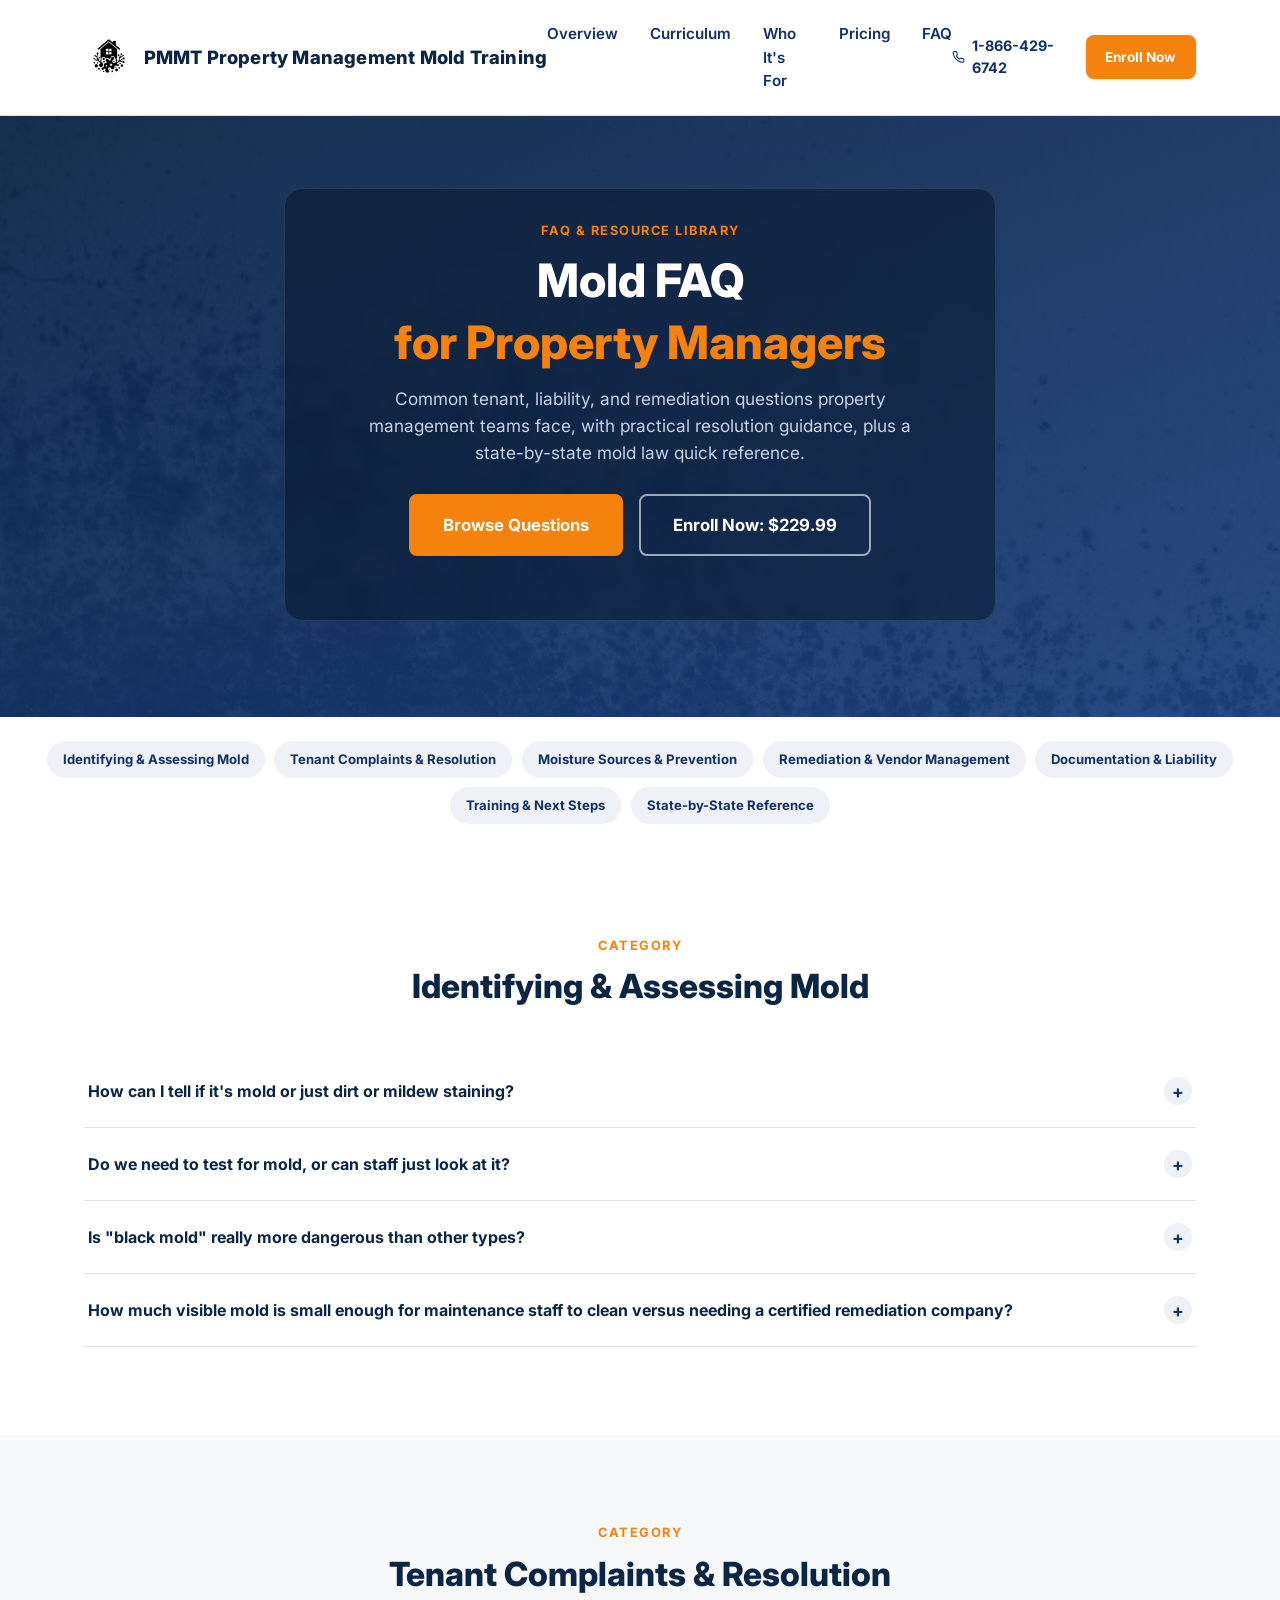
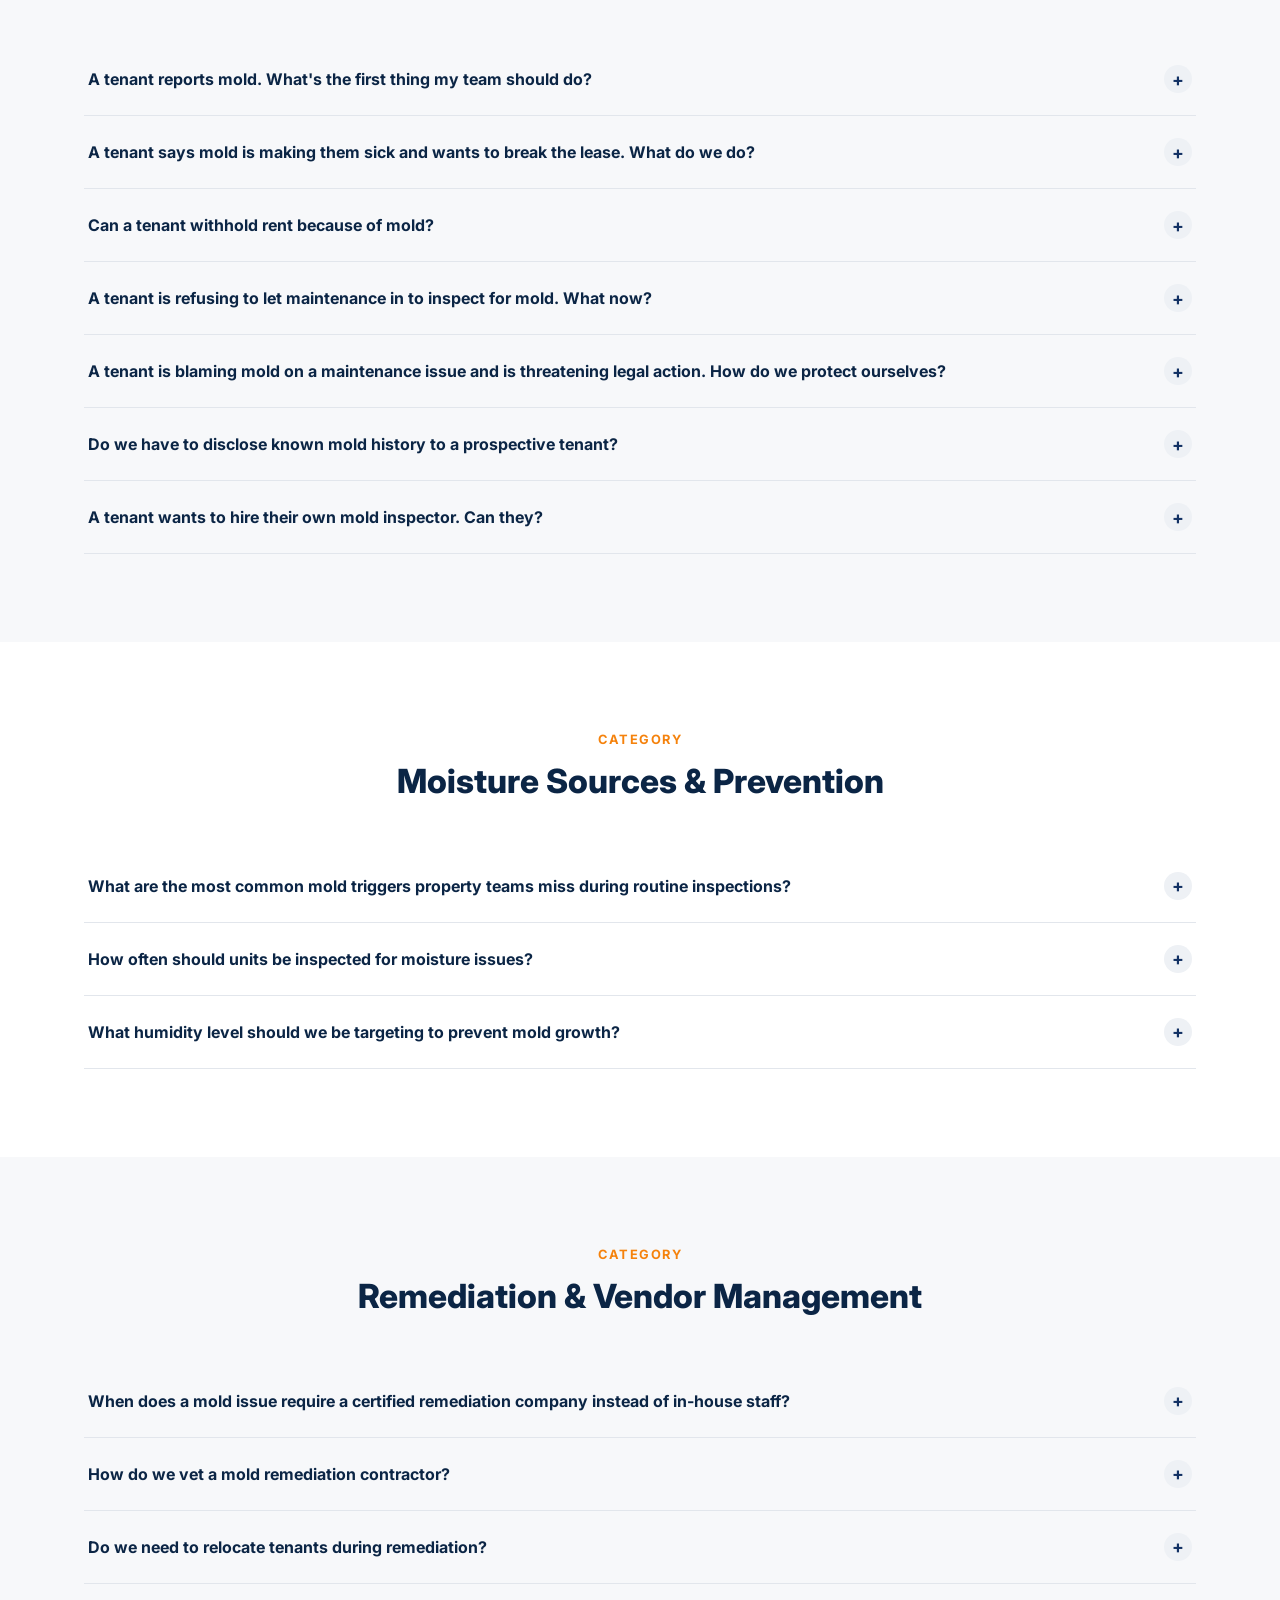
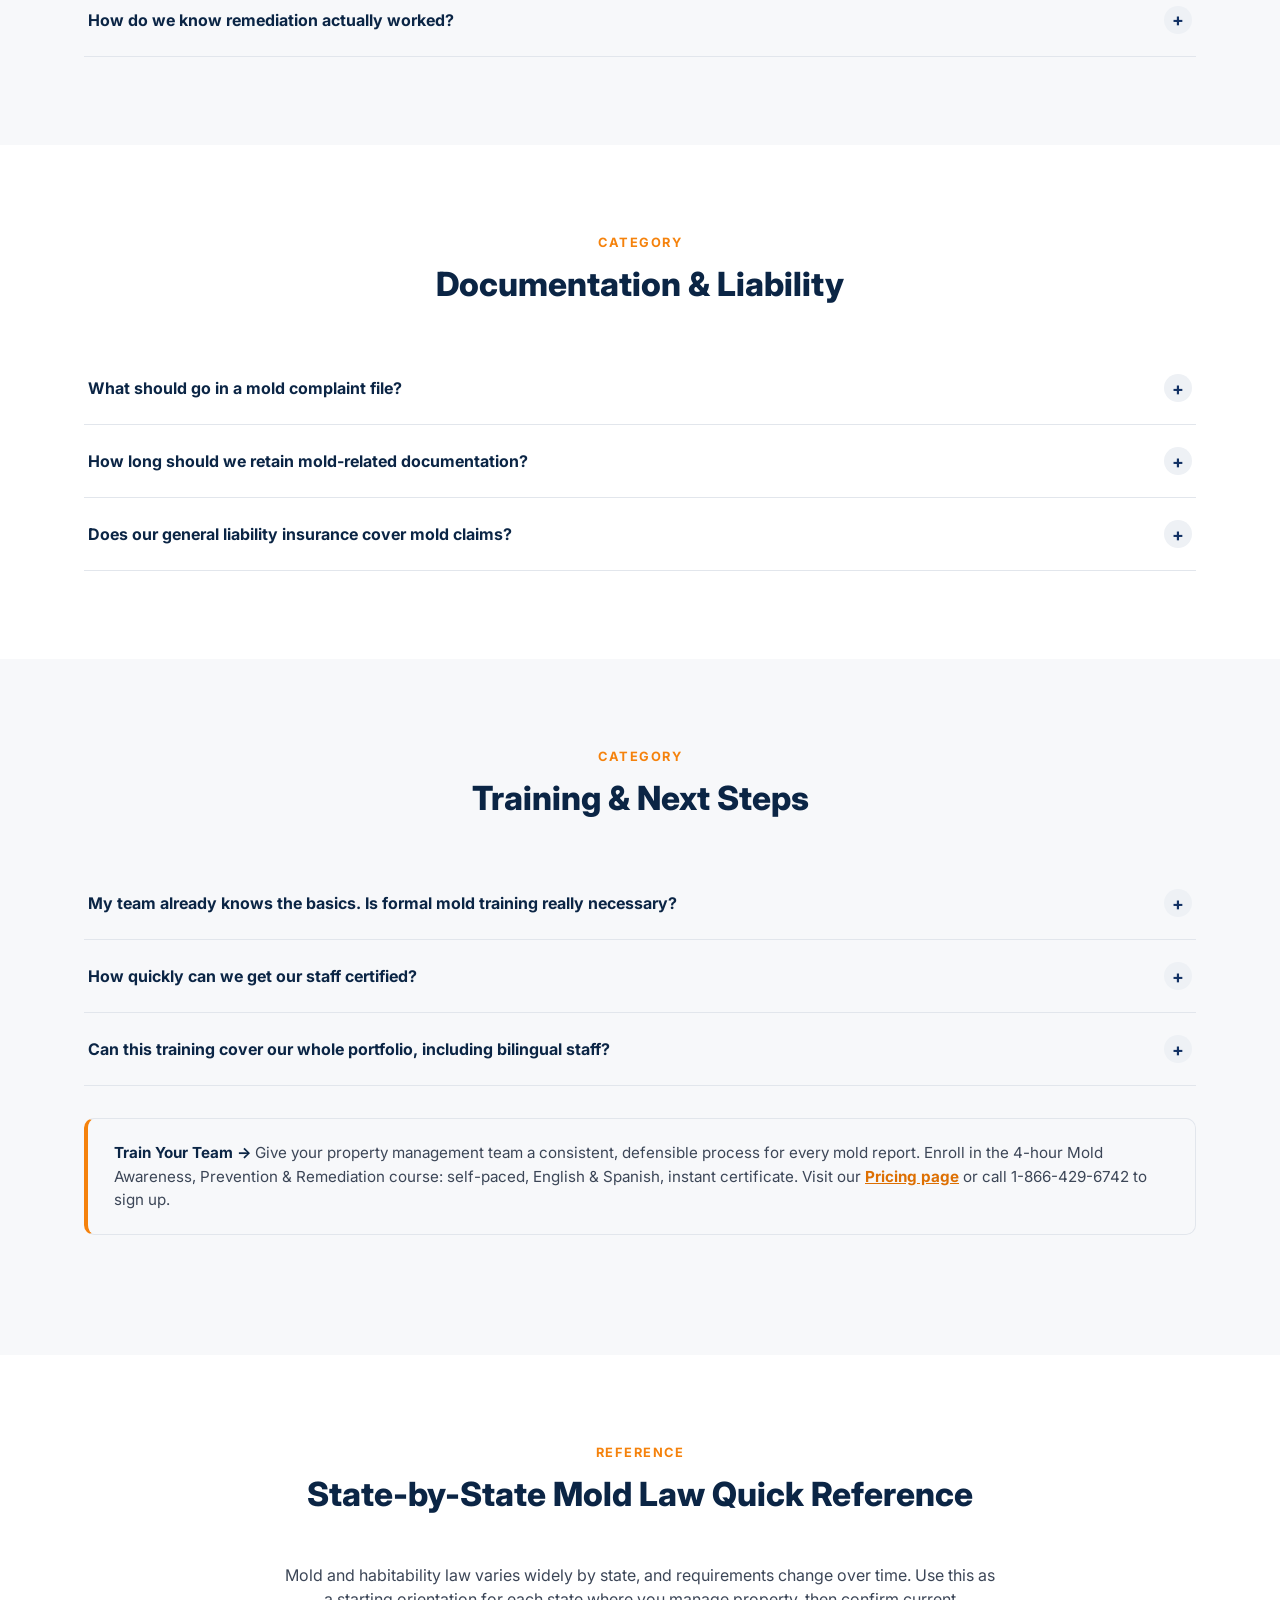
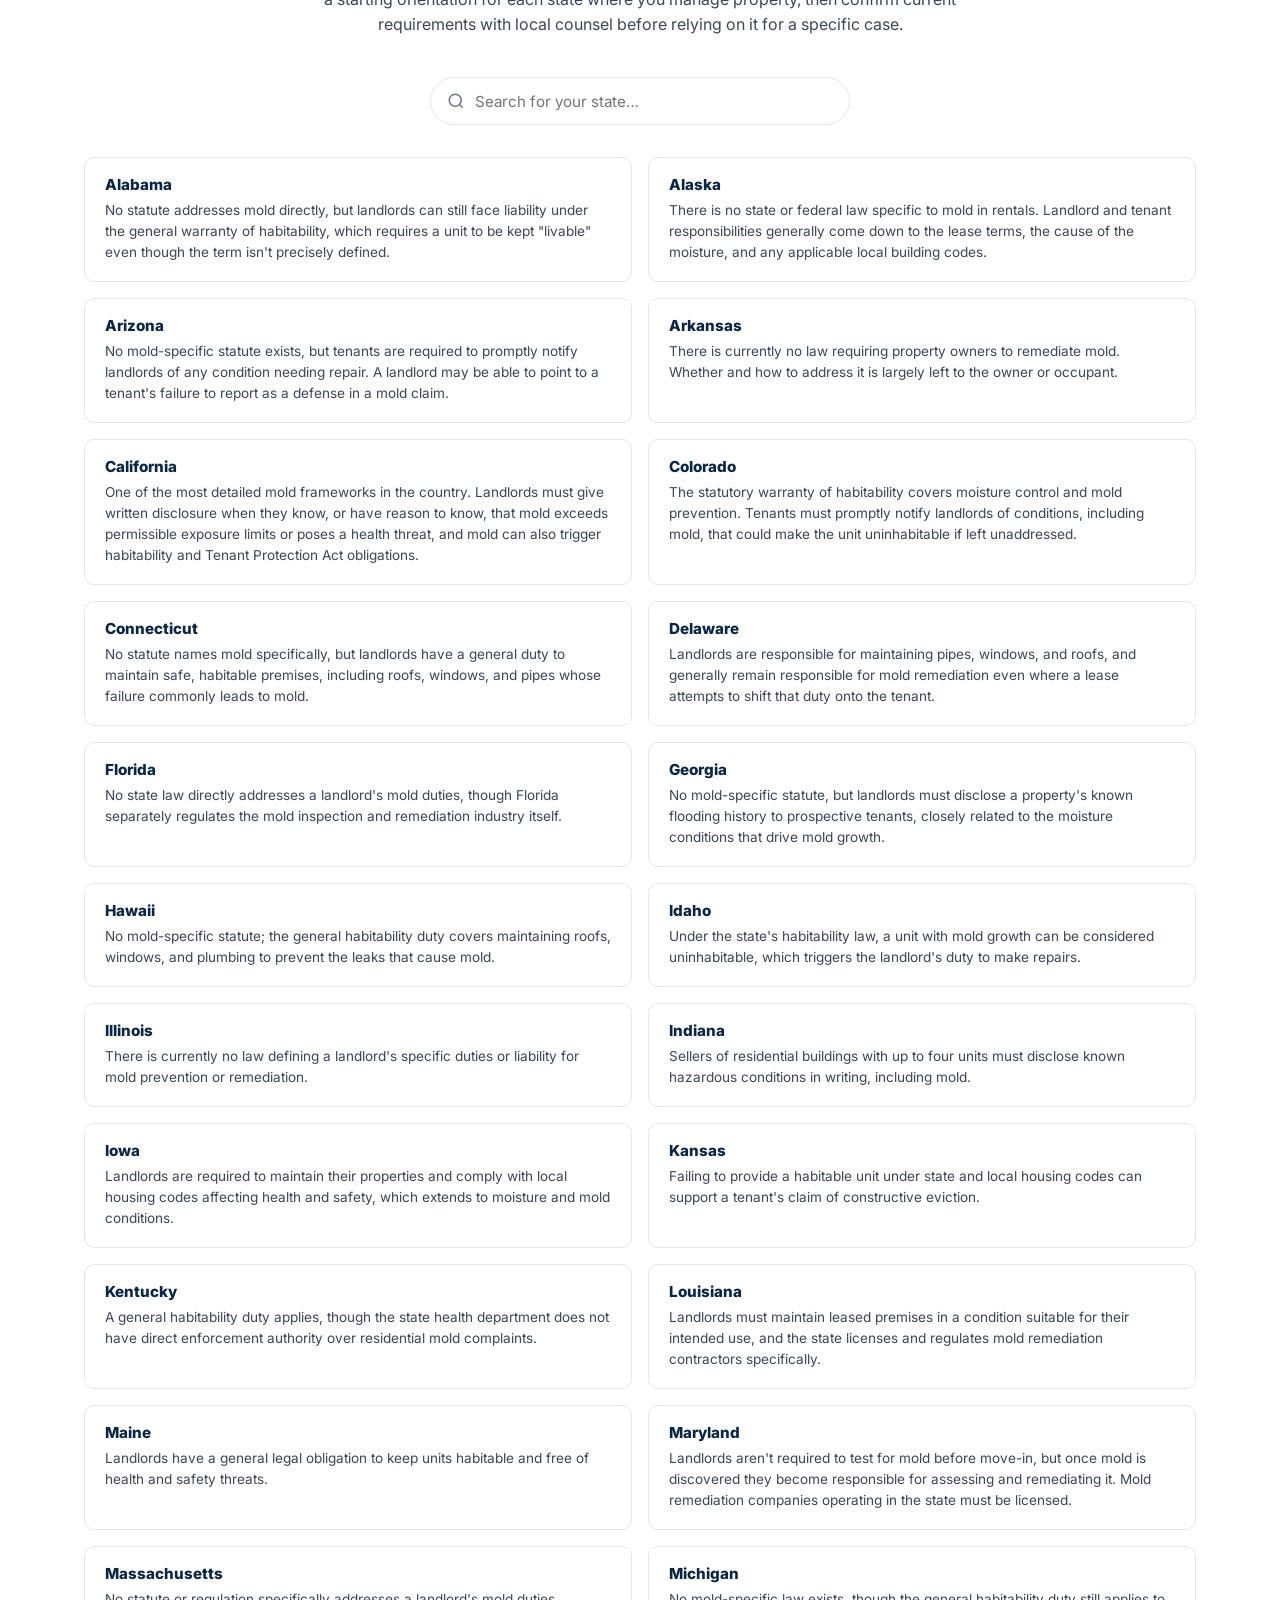
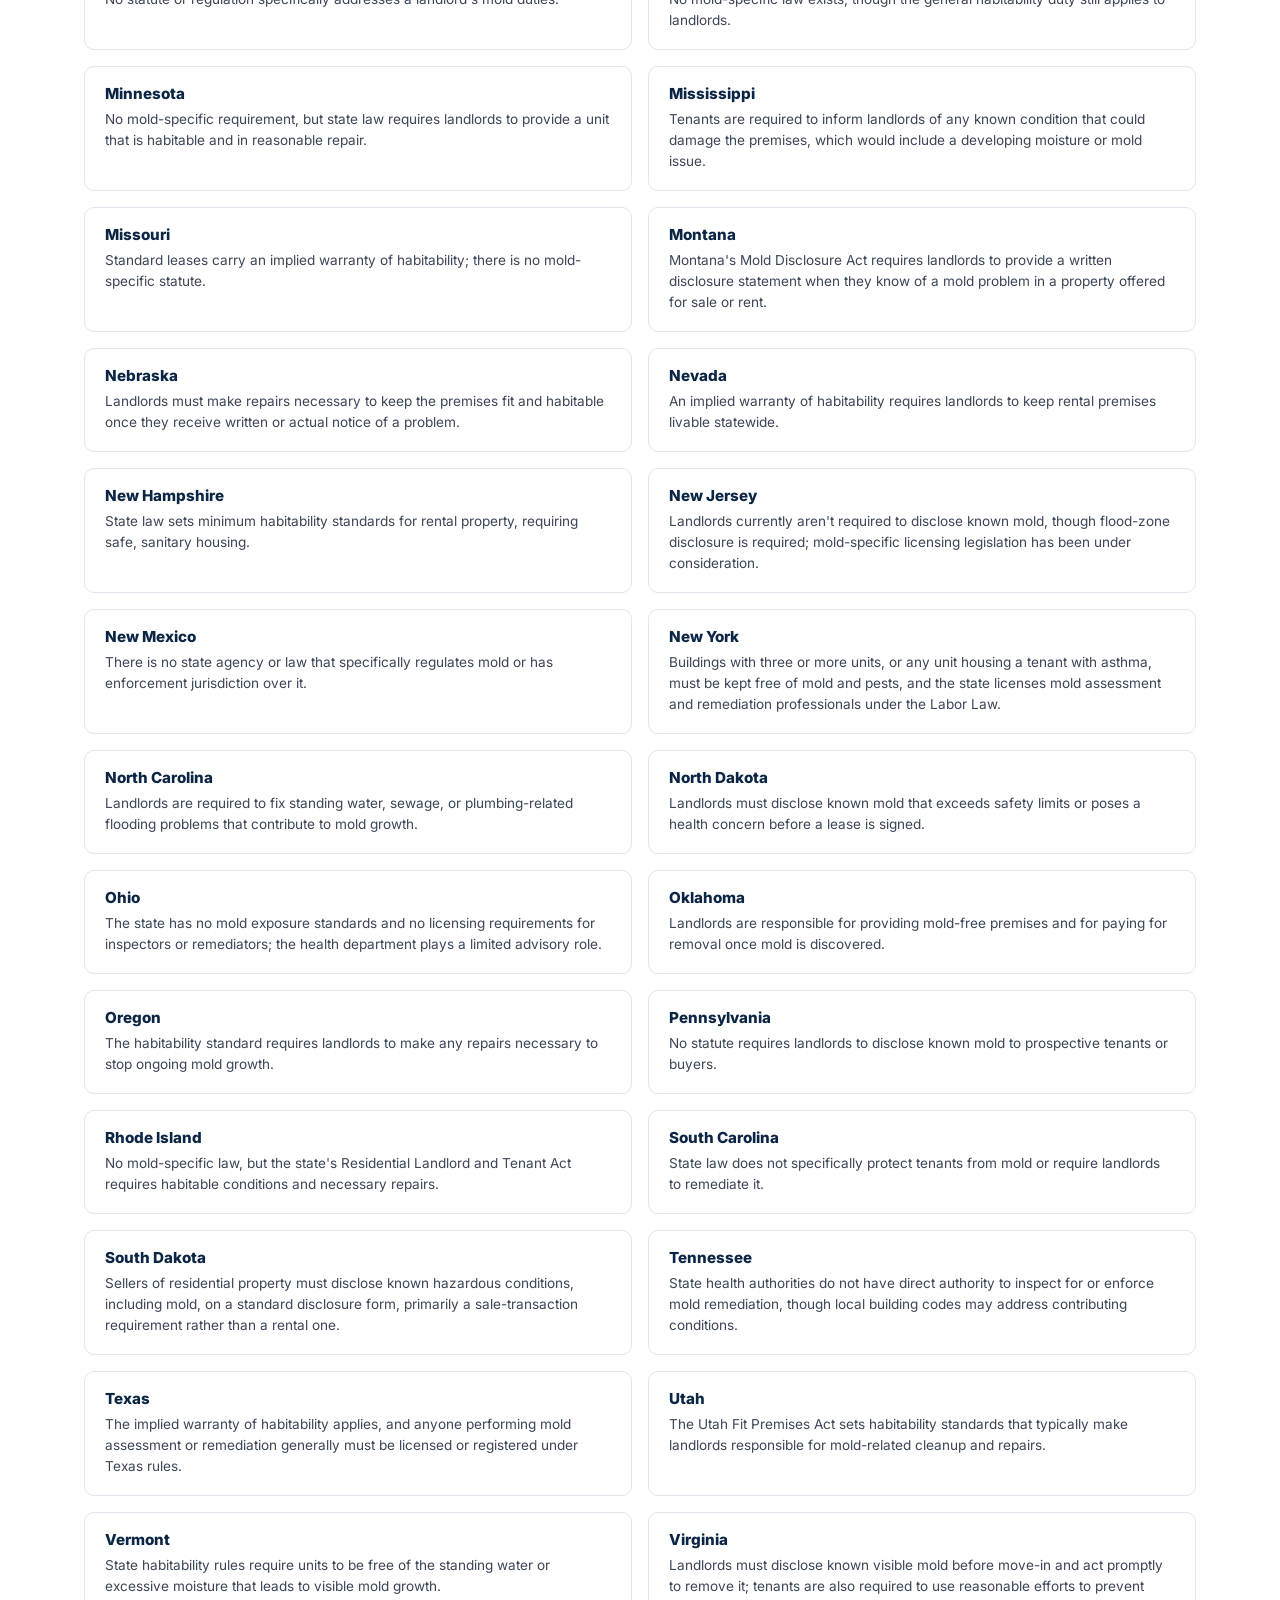
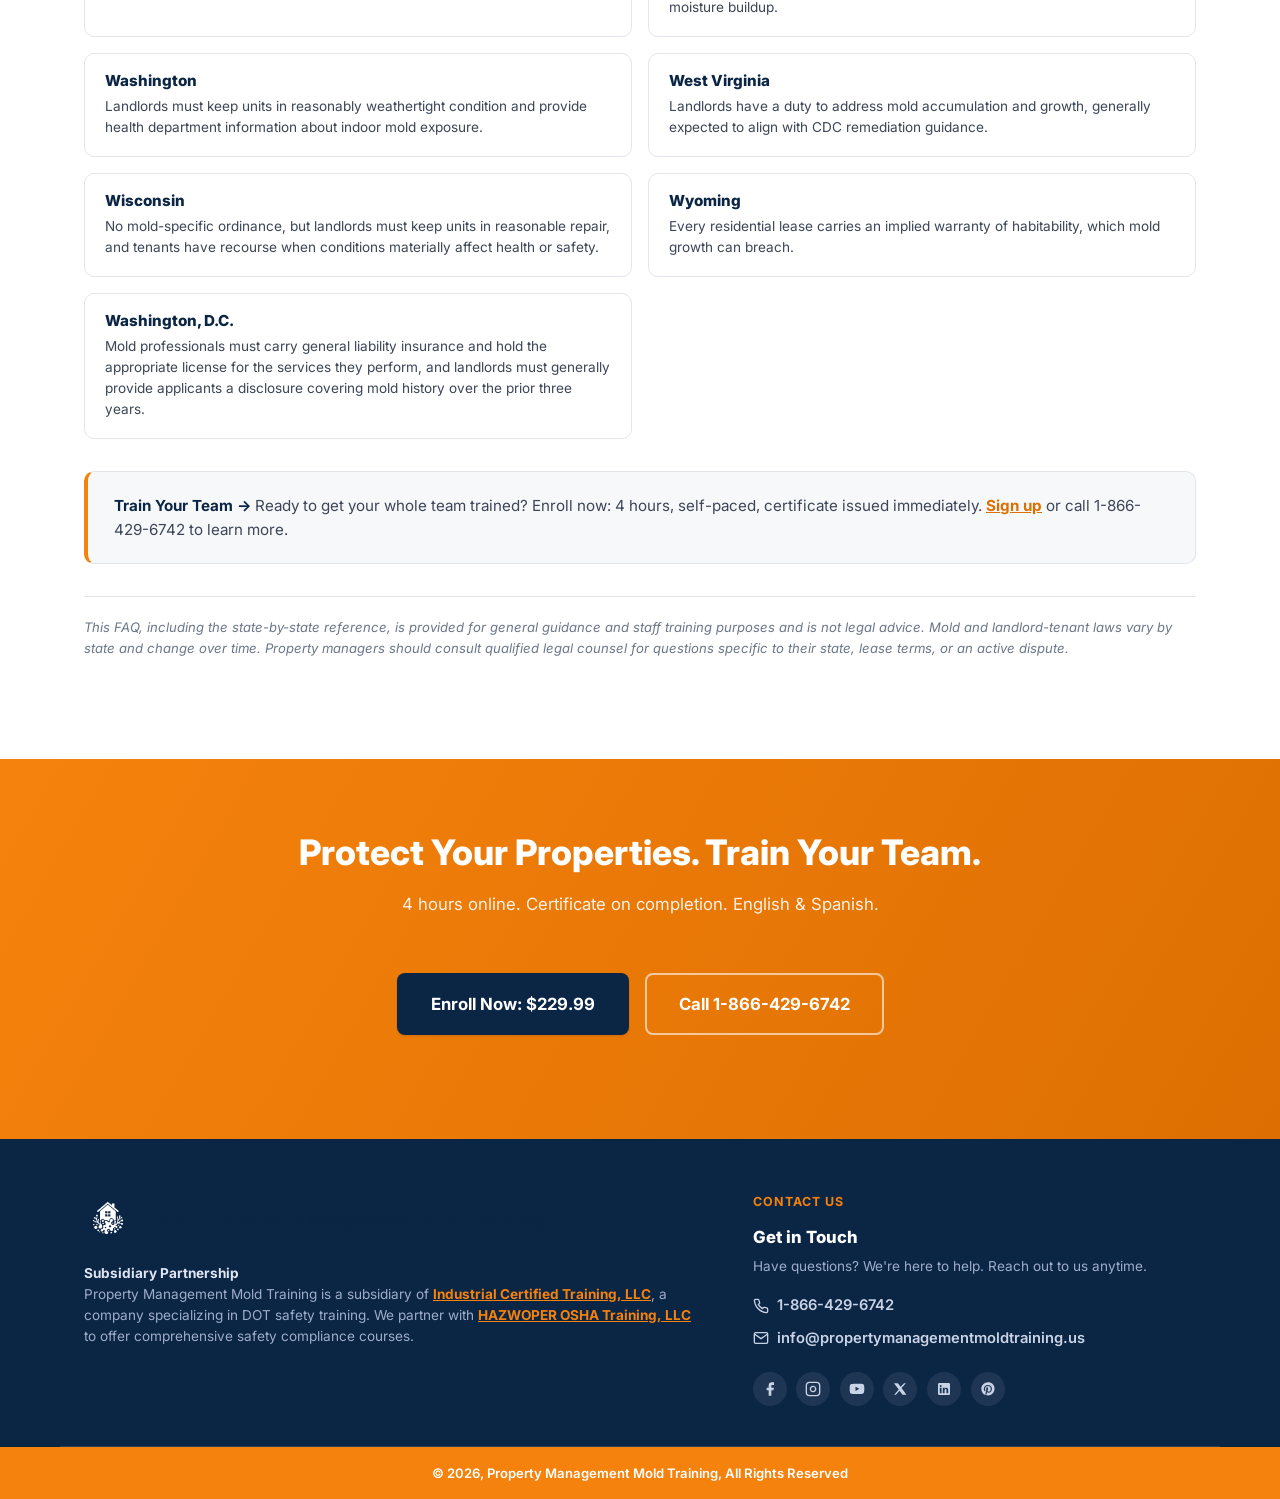
<file: faq.html>
<!DOCTYPE html>
<html lang="en">
<head>
<meta charset="UTF-8">
<meta name="viewport" content="width=device-width, initial-scale=1.0">
<title>Mold FAQ for Property Managers | Property Management Mold Training (PMMT)</title>
<meta name="description" content="Common tenant, liability, and remediation mold questions property management teams face, with practical resolution guidance, plus a state-by-state mold law quick reference.">
<link rel="icon" type="image/png" href="images/pmmt-logo.png">
<link rel="apple-touch-icon" href="images/pmmt-logo.png">

<meta property="og:type" content="website">
<meta property="og:title" content="Mold FAQ for Property Managers">
<meta property="og:description" content="Common tenant, liability, and remediation mold questions property management teams face, with practical resolution guidance, plus a state-by-state mold law quick reference.">
<meta property="og:image" content="https://raw.githubusercontent.com/MrPress-Automation/PropertyManagementMoldTraining/main/images/pmmt-logo.png">
<meta property="og:url" content="https://github.com/MrPress-Automation/PropertyManagementMoldTraining">
<meta name="twitter:card" content="summary_large_image">
<meta name="twitter:title" content="Mold FAQ for Property Managers">
<meta name="twitter:description" content="Common tenant, liability, and remediation mold questions property management teams face, with practical resolution guidance.">
<meta name="twitter:image" content="https://raw.githubusercontent.com/MrPress-Automation/PropertyManagementMoldTraining/main/images/pmmt-logo.png">

<link rel="preconnect" href="https://fonts.googleapis.com">
<link href="https://fonts.googleapis.com/css2?family=Inter:wght@400;500;600;700;800&display=swap" rel="stylesheet">
<link rel="stylesheet" href="css/styles.css">
</head>
<body>

<a class="skip-link" href="#main">Skip to content</a>

<header class="site-header">
  <div class="container header-inner">
    <a href="index.html#top" class="logo">
      <img src="images/pmmt-logo.png" alt="Property Management Mold Training (PMMT)" class="logo-icon">
      <span class="logo-text">
        <span class="logo-mark">PMMT</span>
        <span class="logo-sub">Property Management Mold Training</span>
      </span>
    </a>

    <nav class="main-nav" id="mainNav">
      <a href="index.html#overview">Overview</a>
      <a href="index.html#curriculum">Curriculum</a>
      <a href="index.html#audience">Who It's For</a>
      <a href="index.html#pricing">Pricing</a>
      <a href="index.html#faq">FAQ</a>
      <a href="tel:18664296742" class="nav-phone">
        <svg width="16" height="16" viewBox="0 0 24 24" fill="none" stroke="currentColor" stroke-width="2"><path d="M22 16.92v3a2 2 0 0 1-2.18 2 19.79 19.79 0 0 1-8.63-3.07 19.5 19.5 0 0 1-6-6 19.79 19.79 0 0 1-3.07-8.67A2 2 0 0 1 4.11 2h3a2 2 0 0 1 2 1.72c.127.96.362 1.903.7 2.81a2 2 0 0 1-.45 2.11L8.09 9.91a16 16 0 0 0 6 6l1.27-1.27a2 2 0 0 1 2.11-.45c.907.338 1.85.573 2.81.7A2 2 0 0 1 22 16.92z"/></svg>
        1-866-429-6742
      </a>
    </nav>

    <div class="header-actions">
      <a href="tel:18664296742" class="header-phone">
        <svg width="16" height="16" viewBox="0 0 24 24" fill="none" stroke="currentColor" stroke-width="2"><path d="M22 16.92v3a2 2 0 0 1-2.18 2 19.79 19.79 0 0 1-8.63-3.07 19.5 19.5 0 0 1-6-6 19.79 19.79 0 0 1-3.07-8.67A2 2 0 0 1 4.11 2h3a2 2 0 0 1 2 1.72c.127.96.362 1.903.7 2.81a2 2 0 0 1-.45 2.11L8.09 9.91a16 16 0 0 0 6 6l1.27-1.27a2 2 0 0 1 2.11-.45c.907.338 1.85.573 2.81.7A2 2 0 0 1 22 16.92z"/></svg>
        1-866-429-6742
      </a>
      <a href="index.html#pricing" class="btn btn-primary btn-sm">Enroll Now</a>
      <button class="nav-toggle" id="navToggle" aria-label="Toggle navigation" aria-expanded="false">
        <span></span><span></span><span></span>
      </button>
    </div>
  </div>
</header>

<main id="main">

  <!-- HERO -->
  <section class="hero hero-solo" id="top">
    <div class="container hero-inner">
      <div class="hero-copy">
        <p class="eyebrow">FAQ &amp; Resource Library</p>
        <h1>Mold FAQ <span>for Property Managers</span></h1>
        <p class="hero-lead">
          Common tenant, liability, and remediation questions property management teams face, with practical
          resolution guidance, plus a state-by-state mold law quick reference.
        </p>
        <div class="hero-cta-row">
          <a href="#identifying" class="btn btn-primary btn-lg">Browse Questions</a>
          <a href="index.html#pricing" class="btn btn-outline-light btn-lg">Enroll Now: $229.99</a>
        </div>
      </div>
    </div>
  </section>

  <!-- QUICK JUMP NAV -->
  <nav class="faq-jumpnav" aria-label="FAQ categories">
    <a href="#identifying">Identifying &amp; Assessing Mold</a>
    <a href="#tenant-complaints">Tenant Complaints &amp; Resolution</a>
    <a href="#moisture">Moisture Sources &amp; Prevention</a>
    <a href="#remediation">Remediation &amp; Vendor Management</a>
    <a href="#documentation">Documentation &amp; Liability</a>
    <a href="#training">Training &amp; Next Steps</a>
    <a href="#state-law">State-by-State Reference</a>
  </nav>

  <!-- IDENTIFYING & ASSESSING MOLD -->
  <section class="section" id="identifying">
    <div class="container">
      <div class="section-head">
        <p class="eyebrow">Category</p>
        <h2>Identifying &amp; Assessing Mold</h2>
      </div>
      <div class="faq-page-list">
        <div class="faq-item">
          <button class="faq-question" aria-expanded="false">
            How can I tell if it's mold or just dirt or mildew staining?
            <span class="faq-icon">+</span>
          </button>
          <div class="faq-answer"><p>Mold typically appears fuzzy or slightly raised and often carries a musty odor, which dirt and mildew stains don't. Color alone (black, green, white) isn't a reliable indicator of species or danger level. When in doubt, treat it as mold until a visual inspection or lab sample says otherwise; assuming it's "just dirt" is one of the most common ways small problems become expensive ones.</p></div>
        </div>
        <div class="faq-item">
          <button class="faq-question" aria-expanded="false">
            Do we need to test for mold, or can staff just look at it?
            <span class="faq-icon">+</span>
          </button>
          <div class="faq-answer"><p>Visual identification is usually enough to trigger action: containment, moisture correction, cleaning, or a remediation referral. Lab testing or air sampling is generally reserved for disputes, health-complaint documentation, post-remediation verification, or cases where the source isn't visible. Testing before every response can slow your team down and create paperwork that works against you if results are ambiguous.</p></div>
        </div>
        <div class="faq-item">
          <button class="faq-question" aria-expanded="false">
            Is "black mold" really more dangerous than other types?
            <span class="faq-icon">+</span>
          </button>
          <div class="faq-answer"><p>It gets outsized attention, but any mold growth signals a moisture problem that needs correcting, and any mold can trigger allergic or respiratory symptoms in sensitive individuals. Species matters less operationally than getting the moisture source fixed and the growth removed correctly.</p></div>
        </div>
        <div class="faq-item">
          <button class="faq-question" aria-expanded="false">
            How much visible mold is small enough for maintenance staff to clean versus needing a certified remediation company?
            <span class="faq-icon">+</span>
          </button>
          <div class="faq-answer"><p>Many jurisdictions and industry guidance use roughly 10 square feet as a rough threshold. Smaller areas may be handled by trained staff with proper PPE, while larger areas typically call for certified remediation professionals. Always confirm state and local requirements, since some states set their own thresholds and licensing rules.</p></div>
        </div>
      </div>
    </div>
  </section>

  <!-- TENANT COMPLAINTS & RESOLUTION -->
  <section class="section section-alt" id="tenant-complaints">
    <div class="container">
      <div class="section-head">
        <p class="eyebrow">Category</p>
        <h2>Tenant Complaints &amp; Resolution</h2>
      </div>
      <div class="faq-page-list">
        <div class="faq-item">
          <button class="faq-question" aria-expanded="false">
            A tenant reports mold. What's the first thing my team should do?
            <span class="faq-icon">+</span>
          </button>
          <div class="faq-answer"><p>Acknowledge the complaint in writing within a defined window (many property management companies target 24 to 48 hours), document the report with date, unit, description, and photos if provided, and schedule an inspection promptly. The biggest liability driver isn't mold itself, it's an undocumented delay between complaint and response.</p></div>
        </div>
        <div class="faq-item">
          <button class="faq-question" aria-expanded="false">
            A tenant says mold is making them sick and wants to break the lease. What do we do?
            <span class="faq-icon">+</span>
          </button>
          <div class="faq-answer"><p>Don't argue the medical claim; your team isn't qualified to and it isn't your role. Document the complaint, inspect promptly, correct any moisture or mold issue found, and consult your attorney or leasing policy on habitability and lease-break provisions. Offering temporary relocation during remediation is common practice in serious cases and can reduce dispute risk.</p></div>
        </div>
        <div class="faq-item">
          <button class="faq-question" aria-expanded="false">
            Can a tenant withhold rent because of mold?
            <span class="faq-icon">+</span>
          </button>
          <div class="faq-answer"><p>This depends entirely on state and local landlord-tenant law. Some jurisdictions allow rent withholding or "repair and deduct" for habitability issues, while others require formal notice and cure periods first. This is a legal question for your attorney, not a policy your team should improvise case by case.</p></div>
        </div>
        <div class="faq-item">
          <button class="faq-question" aria-expanded="false">
            A tenant is refusing to let maintenance in to inspect for mold. What now?
            <span class="faq-icon">+</span>
          </button>
          <div class="faq-answer"><p>Follow your state's required notice-to-enter procedures and document every attempted contact in writing. If a tenant blocks access to a reported hazard, that refusal should be documented too. It matters if the situation escalates to a dispute later.</p></div>
        </div>
        <div class="faq-item">
          <button class="faq-question" aria-expanded="false">
            A tenant is blaming mold on a maintenance issue and is threatening legal action. How do we protect ourselves?
            <span class="faq-icon">+</span>
          </button>
          <div class="faq-answer"><p>Documentation is the entire defense: complaint logs, inspection dates and findings, work orders, before, during, and after photos, and correspondence with the tenant. A defensible paper trail is what turns a dispute into a non-issue rather than an open liability. This exact skill, building a defensible response from first complaint to resolution, is a core module in our Mold Awareness training. <a href="index.html#pricing">Sign up your team to learn more</a>.</p></div>
        </div>
        <div class="faq-item">
          <button class="faq-question" aria-expanded="false">
            Do we have to disclose known mold history to a prospective tenant?
            <span class="faq-icon">+</span>
          </button>
          <div class="faq-answer"><p>Several states require mold disclosure in leases or at move-in when there's a known history. Even where it isn't legally mandated, many property managers disclose proactively to reduce dispute risk. Check your state's specific disclosure requirements.</p></div>
        </div>
        <div class="faq-item">
          <button class="faq-question" aria-expanded="false">
            A tenant wants to hire their own mold inspector. Can they?
            <span class="faq-icon">+</span>
          </button>
          <div class="faq-answer"><p>Generally yes, though your lease may specify how findings get submitted to you. If their results conflict with yours, that's a good trigger for a third-party or independent assessment rather than a back-and-forth over whose result is correct.</p></div>
        </div>
      </div>
    </div>
  </section>

  <!-- MOISTURE SOURCES & PREVENTION -->
  <section class="section" id="moisture">
    <div class="container">
      <div class="section-head">
        <p class="eyebrow">Category</p>
        <h2>Moisture Sources &amp; Prevention</h2>
      </div>
      <div class="faq-page-list">
        <div class="faq-item">
          <button class="faq-question" aria-expanded="false">
            What are the most common mold triggers property teams miss during routine inspections?
            <span class="faq-icon">+</span>
          </button>
          <div class="faq-answer"><p>HVAC condensation lines, under-sink plumbing, window seals and flashing, roof penetrations, and poor bathroom ventilation are frequent blind spots. They're often not visible during a quick walkthrough and only surface once staining or odor appears.</p></div>
        </div>
        <div class="faq-item">
          <button class="faq-question" aria-expanded="false">
            How often should units be inspected for moisture issues?
            <span class="faq-icon">+</span>
          </button>
          <div class="faq-answer"><p>There's no universal standard, but many property teams build moisture and mold checks into existing turnover inspections, seasonal HVAC service visits, and any work order involving plumbing or roofing, rather than running a separate standalone mold inspection cycle.</p></div>
        </div>
        <div class="faq-item">
          <button class="faq-question" aria-expanded="false">
            What humidity level should we be targeting to prevent mold growth?
            <span class="faq-icon">+</span>
          </button>
          <div class="faq-answer"><p>Indoor relative humidity is generally recommended to stay below 60 percent, ideally in the 30 to 50 percent range, since mold typically needs sustained moisture and organic material to establish.</p></div>
        </div>
      </div>
    </div>
  </section>

  <!-- REMEDIATION & VENDOR MANAGEMENT -->
  <section class="section section-alt" id="remediation">
    <div class="container">
      <div class="section-head">
        <p class="eyebrow">Category</p>
        <h2>Remediation &amp; Vendor Management</h2>
      </div>
      <div class="faq-page-list">
        <div class="faq-item">
          <button class="faq-question" aria-expanded="false">
            When does a mold issue require a certified remediation company instead of in-house staff?
            <span class="faq-icon">+</span>
          </button>
          <div class="faq-answer"><p>Beyond the small-area threshold, situations involving HVAC system contamination, recurring or hidden mold behind walls, sensitive occupants such as those with respiratory conditions, or any situation likely to become a legal dispute are better handled by certified professionals, both for safety and for the credibility of the response if challenged later. Not sure your team can make that call confidently yet? Our course walks through this exact decision point in Module 5. <a href="index.html#pricing">Learn more and enroll</a>.</p></div>
        </div>
        <div class="faq-item">
          <button class="faq-question" aria-expanded="false">
            How do we vet a mold remediation contractor?
            <span class="faq-icon">+</span>
          </button>
          <div class="faq-answer"><p>Look for state licensing or certification where required, proof of insurance, a written scope of work, and post-remediation verification or clearance testing as part of the contract, not just a cleanup invoice.</p></div>
        </div>
        <div class="faq-item">
          <button class="faq-question" aria-expanded="false">
            Do we need to relocate tenants during remediation?
            <span class="faq-icon">+</span>
          </button>
          <div class="faq-answer"><p>It depends on the scope, location, and containment method. Larger remediation jobs involving containment barriers and negative air pressure often make temporary relocation the more practical and defensible option.</p></div>
        </div>
        <div class="faq-item">
          <button class="faq-question" aria-expanded="false">
            How do we know remediation actually worked?
            <span class="faq-icon">+</span>
          </button>
          <div class="faq-answer"><p>Post-remediation verification (a visual clearance inspection and, where warranted, clearance air sampling by an independent party) is the standard way to confirm the job is complete before returning tenants to the space or closing out the file.</p></div>
        </div>
      </div>
    </div>
  </section>

  <!-- DOCUMENTATION & LIABILITY -->
  <section class="section" id="documentation">
    <div class="container">
      <div class="section-head">
        <p class="eyebrow">Category</p>
        <h2>Documentation &amp; Liability</h2>
      </div>
      <div class="faq-page-list">
        <div class="faq-item">
          <button class="faq-question" aria-expanded="false">
            What should go in a mold complaint file?
            <span class="faq-icon">+</span>
          </button>
          <div class="faq-answer"><p>The initial complaint with date and method received, photos, the inspection report, the moisture source identified, corrective action taken, remediation records if applicable, clearance verification, and all tenant correspondence. This is the file that protects you if a claim surfaces months later.</p></div>
        </div>
        <div class="faq-item">
          <button class="faq-question" aria-expanded="false">
            How long should we retain mold-related documentation?
            <span class="faq-icon">+</span>
          </button>
          <div class="faq-answer"><p>This varies by state statute of limitations for habitability and personal injury claims, often several years, so many property management companies retain the full file for the life of the tenancy plus several years after. Check with your attorney for your state's specific window.</p></div>
        </div>
        <div class="faq-item">
          <button class="faq-question" aria-expanded="false">
            Does our general liability insurance cover mold claims?
            <span class="faq-icon">+</span>
          </button>
          <div class="faq-answer"><p>Many standard general liability policies exclude or sublimit mold-related claims specifically, given how common and costly they've become. Confirm your policy's mold coverage and exclusions directly with your carrier rather than assuming it's covered under general property damage.</p></div>
        </div>
      </div>
    </div>
  </section>

  <!-- TRAINING & NEXT STEPS -->
  <section class="section section-alt" id="training">
    <div class="container">
      <div class="section-head">
        <p class="eyebrow">Category</p>
        <h2>Training &amp; Next Steps</h2>
      </div>
      <div class="faq-page-list">
        <div class="faq-item">
          <button class="faq-question" aria-expanded="false">
            My team already knows the basics. Is formal mold training really necessary?
            <span class="faq-icon">+</span>
          </button>
          <div class="faq-answer"><p>Most property management teams know mold is a problem; far fewer have a consistent, documented process for spotting it early, responding within a defensible timeline, and knowing exactly when to escalate to certified remediation. That consistency is what actually reduces liability, and it's the gap formal training closes. Want to learn more? <a href="index.html#pricing">Enroll your team</a> in our 4-hour Mold Awareness, Prevention &amp; Remediation course for Property Management Teams.</p></div>
        </div>
        <div class="faq-item">
          <button class="faq-question" aria-expanded="false">
            How quickly can we get our staff certified?
            <span class="faq-icon">+</span>
          </button>
          <div class="faq-answer"><p>The course is self-paced and takes about 4 hours to complete, so staff can start, stop, and finish between shifts. A certificate of completion is issued immediately, ready for your compliance files. <a href="index.html#pricing">Sign up today</a> to have your team trained this week.</p></div>
        </div>
        <div class="faq-item">
          <button class="faq-question" aria-expanded="false">
            Can this training cover our whole portfolio, including bilingual staff?
            <span class="faq-icon">+</span>
          </button>
          <div class="faq-answer"><p>Yes. The course is available in English and Spanish with an in-course toggle, and can be delivered as on-demand digital, virtual instructor-led, in-person, or via SCORM package to your own LMS for portfolio-wide rollout. To learn more or enroll your team, visit our <a href="index.html#pricing">Pricing page</a> or call 1-866-429-6742.</p></div>
        </div>
      </div>

      <div class="faq-cta-box">
        <p><strong>Train Your Team &rarr;</strong> Give your property management team a consistent, defensible process for every mold report. Enroll in the 4-hour Mold Awareness, Prevention &amp; Remediation course: self-paced, English &amp; Spanish, instant certificate. Visit our <a href="index.html#pricing">Pricing page</a> or call 1-866-429-6742 to sign up.</p>
      </div>
    </div>
  </section>

  <!-- STATE-BY-STATE MOLD LAW REFERENCE -->
  <section class="section" id="state-law">
    <div class="container">
      <div class="section-head">
        <p class="eyebrow">Reference</p>
        <h2>State-by-State Mold Law Quick Reference</h2>
      </div>
      <p class="state-law-intro">Mold and habitability law varies widely by state, and requirements change over time. Use this as a starting orientation for each state where you manage property, then confirm current requirements with local counsel before relying on it for a specific case.</p>

      <div class="state-search">
        <input type="text" id="stateSearchInput" class="state-search-input" placeholder="Search for your state&hellip;" aria-label="Search for your state">
      </div>
      <p class="state-search-empty" id="stateSearchEmpty" hidden>No states match your search. Try a different spelling.</p>

      <div class="state-law-grid" id="stateLawGrid">
        <div class="state-law-card"><h4>Alabama</h4><p>No statute addresses mold directly, but landlords can still face liability under the general warranty of habitability, which requires a unit to be kept "livable" even though the term isn't precisely defined.</p></div>
        <div class="state-law-card"><h4>Alaska</h4><p>There is no state or federal law specific to mold in rentals. Landlord and tenant responsibilities generally come down to the lease terms, the cause of the moisture, and any applicable local building codes.</p></div>
        <div class="state-law-card"><h4>Arizona</h4><p>No mold-specific statute exists, but tenants are required to promptly notify landlords of any condition needing repair. A landlord may be able to point to a tenant's failure to report as a defense in a mold claim.</p></div>
        <div class="state-law-card"><h4>Arkansas</h4><p>There is currently no law requiring property owners to remediate mold. Whether and how to address it is largely left to the owner or occupant.</p></div>
        <div class="state-law-card"><h4>California</h4><p>One of the most detailed mold frameworks in the country. Landlords must give written disclosure when they know, or have reason to know, that mold exceeds permissible exposure limits or poses a health threat, and mold can also trigger habitability and Tenant Protection Act obligations.</p></div>
        <div class="state-law-card"><h4>Colorado</h4><p>The statutory warranty of habitability covers moisture control and mold prevention. Tenants must promptly notify landlords of conditions, including mold, that could make the unit uninhabitable if left unaddressed.</p></div>
        <div class="state-law-card"><h4>Connecticut</h4><p>No statute names mold specifically, but landlords have a general duty to maintain safe, habitable premises, including roofs, windows, and pipes whose failure commonly leads to mold.</p></div>
        <div class="state-law-card"><h4>Delaware</h4><p>Landlords are responsible for maintaining pipes, windows, and roofs, and generally remain responsible for mold remediation even where a lease attempts to shift that duty onto the tenant.</p></div>
        <div class="state-law-card"><h4>Florida</h4><p>No state law directly addresses a landlord's mold duties, though Florida separately regulates the mold inspection and remediation industry itself.</p></div>
        <div class="state-law-card"><h4>Georgia</h4><p>No mold-specific statute, but landlords must disclose a property's known flooding history to prospective tenants, closely related to the moisture conditions that drive mold growth.</p></div>
        <div class="state-law-card"><h4>Hawaii</h4><p>No mold-specific statute; the general habitability duty covers maintaining roofs, windows, and plumbing to prevent the leaks that cause mold.</p></div>
        <div class="state-law-card"><h4>Idaho</h4><p>Under the state's habitability law, a unit with mold growth can be considered uninhabitable, which triggers the landlord's duty to make repairs.</p></div>
        <div class="state-law-card"><h4>Illinois</h4><p>There is currently no law defining a landlord's specific duties or liability for mold prevention or remediation.</p></div>
        <div class="state-law-card"><h4>Indiana</h4><p>Sellers of residential buildings with up to four units must disclose known hazardous conditions in writing, including mold.</p></div>
        <div class="state-law-card"><h4>Iowa</h4><p>Landlords are required to maintain their properties and comply with local housing codes affecting health and safety, which extends to moisture and mold conditions.</p></div>
        <div class="state-law-card"><h4>Kansas</h4><p>Failing to provide a habitable unit under state and local housing codes can support a tenant's claim of constructive eviction.</p></div>
        <div class="state-law-card"><h4>Kentucky</h4><p>A general habitability duty applies, though the state health department does not have direct enforcement authority over residential mold complaints.</p></div>
        <div class="state-law-card"><h4>Louisiana</h4><p>Landlords must maintain leased premises in a condition suitable for their intended use, and the state licenses and regulates mold remediation contractors specifically.</p></div>
        <div class="state-law-card"><h4>Maine</h4><p>Landlords have a general legal obligation to keep units habitable and free of health and safety threats.</p></div>
        <div class="state-law-card"><h4>Maryland</h4><p>Landlords aren't required to test for mold before move-in, but once mold is discovered they become responsible for assessing and remediating it. Mold remediation companies operating in the state must be licensed.</p></div>
        <div class="state-law-card"><h4>Massachusetts</h4><p>No statute or regulation specifically addresses a landlord's mold duties.</p></div>
        <div class="state-law-card"><h4>Michigan</h4><p>No mold-specific law exists, though the general habitability duty still applies to landlords.</p></div>
        <div class="state-law-card"><h4>Minnesota</h4><p>No mold-specific requirement, but state law requires landlords to provide a unit that is habitable and in reasonable repair.</p></div>
        <div class="state-law-card"><h4>Mississippi</h4><p>Tenants are required to inform landlords of any known condition that could damage the premises, which would include a developing moisture or mold issue.</p></div>
        <div class="state-law-card"><h4>Missouri</h4><p>Standard leases carry an implied warranty of habitability; there is no mold-specific statute.</p></div>
        <div class="state-law-card"><h4>Montana</h4><p>Montana's Mold Disclosure Act requires landlords to provide a written disclosure statement when they know of a mold problem in a property offered for sale or rent.</p></div>
        <div class="state-law-card"><h4>Nebraska</h4><p>Landlords must make repairs necessary to keep the premises fit and habitable once they receive written or actual notice of a problem.</p></div>
        <div class="state-law-card"><h4>Nevada</h4><p>An implied warranty of habitability requires landlords to keep rental premises livable statewide.</p></div>
        <div class="state-law-card"><h4>New Hampshire</h4><p>State law sets minimum habitability standards for rental property, requiring safe, sanitary housing.</p></div>
        <div class="state-law-card"><h4>New Jersey</h4><p>Landlords currently aren't required to disclose known mold, though flood-zone disclosure is required; mold-specific licensing legislation has been under consideration.</p></div>
        <div class="state-law-card"><h4>New Mexico</h4><p>There is no state agency or law that specifically regulates mold or has enforcement jurisdiction over it.</p></div>
        <div class="state-law-card"><h4>New York</h4><p>Buildings with three or more units, or any unit housing a tenant with asthma, must be kept free of mold and pests, and the state licenses mold assessment and remediation professionals under the Labor Law.</p></div>
        <div class="state-law-card"><h4>North Carolina</h4><p>Landlords are required to fix standing water, sewage, or plumbing-related flooding problems that contribute to mold growth.</p></div>
        <div class="state-law-card"><h4>North Dakota</h4><p>Landlords must disclose known mold that exceeds safety limits or poses a health concern before a lease is signed.</p></div>
        <div class="state-law-card"><h4>Ohio</h4><p>The state has no mold exposure standards and no licensing requirements for inspectors or remediators; the health department plays a limited advisory role.</p></div>
        <div class="state-law-card"><h4>Oklahoma</h4><p>Landlords are responsible for providing mold-free premises and for paying for removal once mold is discovered.</p></div>
        <div class="state-law-card"><h4>Oregon</h4><p>The habitability standard requires landlords to make any repairs necessary to stop ongoing mold growth.</p></div>
        <div class="state-law-card"><h4>Pennsylvania</h4><p>No statute requires landlords to disclose known mold to prospective tenants or buyers.</p></div>
        <div class="state-law-card"><h4>Rhode Island</h4><p>No mold-specific law, but the state's Residential Landlord and Tenant Act requires habitable conditions and necessary repairs.</p></div>
        <div class="state-law-card"><h4>South Carolina</h4><p>State law does not specifically protect tenants from mold or require landlords to remediate it.</p></div>
        <div class="state-law-card"><h4>South Dakota</h4><p>Sellers of residential property must disclose known hazardous conditions, including mold, on a standard disclosure form, primarily a sale-transaction requirement rather than a rental one.</p></div>
        <div class="state-law-card"><h4>Tennessee</h4><p>State health authorities do not have direct authority to inspect for or enforce mold remediation, though local building codes may address contributing conditions.</p></div>
        <div class="state-law-card"><h4>Texas</h4><p>The implied warranty of habitability applies, and anyone performing mold assessment or remediation generally must be licensed or registered under Texas rules.</p></div>
        <div class="state-law-card"><h4>Utah</h4><p>The Utah Fit Premises Act sets habitability standards that typically make landlords responsible for mold-related cleanup and repairs.</p></div>
        <div class="state-law-card"><h4>Vermont</h4><p>State habitability rules require units to be free of the standing water or excessive moisture that leads to visible mold growth.</p></div>
        <div class="state-law-card"><h4>Virginia</h4><p>Landlords must disclose known visible mold before move-in and act promptly to remove it; tenants are also required to use reasonable efforts to prevent moisture buildup.</p></div>
        <div class="state-law-card"><h4>Washington</h4><p>Landlords must keep units in reasonably weathertight condition and provide health department information about indoor mold exposure.</p></div>
        <div class="state-law-card"><h4>West Virginia</h4><p>Landlords have a duty to address mold accumulation and growth, generally expected to align with CDC remediation guidance.</p></div>
        <div class="state-law-card"><h4>Wisconsin</h4><p>No mold-specific ordinance, but landlords must keep units in reasonable repair, and tenants have recourse when conditions materially affect health or safety.</p></div>
        <div class="state-law-card"><h4>Wyoming</h4><p>Every residential lease carries an implied warranty of habitability, which mold growth can breach.</p></div>
        <div class="state-law-card"><h4>Washington, D.C.</h4><p>Mold professionals must carry general liability insurance and hold the appropriate license for the services they perform, and landlords must generally provide applicants a disclosure covering mold history over the prior three years.</p></div>
      </div>

      <div class="faq-cta-box">
        <p><strong>Train Your Team &rarr;</strong> Ready to get your whole team trained? Enroll now: 4 hours, self-paced, certificate issued immediately. <a href="index.html#pricing">Sign up</a> or call 1-866-429-6742 to learn more.</p>
      </div>

      <p class="faq-page-disclaimer">This FAQ, including the state-by-state reference, is provided for general guidance and staff training purposes and is not legal advice. Mold and landlord-tenant laws vary by state and change over time. Property managers should consult qualified legal counsel for questions specific to their state, lease terms, or an active dispute.</p>
    </div>
  </section>

  <!-- FINAL CTA -->
  <section class="final-cta">
    <div class="container final-cta-inner">
      <h2>Protect Your Properties. Train Your Team.</h2>
      <p>4 hours online. Certificate on completion. English &amp; Spanish.</p>
      <div class="hero-cta-row">
        <a href="index.html#pricing" class="btn btn-primary btn-lg">Enroll Now: $229.99</a>
        <a href="tel:18664296742" class="btn btn-outline-light btn-lg">Call 1-866-429-6742</a>
      </div>
    </div>
  </section>

</main>

<footer class="site-footer">
  <div class="container footer-grid">

    <div class="footer-col footer-col-brand">
      <a href="index.html#top" class="logo footer-logo">
        <img src="images/pmmt-logo.png" alt="Property Management Mold Training (PMMT)" class="logo-icon logo-icon-footer">
        <span class="logo-text">
          <span class="logo-mark logo-mark-footer">PMMT</span>
          <span class="logo-sub logo-sub-footer">Property Management Mold Training</span>
        </span>
      </a>

      <p class="footer-legal"><strong>Subsidiary Partnership</strong><br>Property Management Mold Training is a subsidiary of <a href="https://ictraining.us/" target="_blank" rel="noopener">Industrial Certified Training, LLC</a>, a company specializing in DOT safety training. We partner with <a href="https://hazwoper-osha.com/" target="_blank" rel="noopener">HAZWOPER OSHA Training, LLC</a> to offer comprehensive safety compliance courses.</p>
    </div>

    <div class="footer-col footer-col-contact">
      <h4 class="footer-col-heading">Contact Us</h4>
      <p class="footer-contact-lead">Get in Touch</p>
      <p class="footer-contact-sub">Have questions? We're here to help. Reach out to us anytime.</p>

      <div class="footer-contact-links">
        <a href="tel:18664296742">
          <svg width="16" height="16" viewBox="0 0 24 24" fill="none" stroke="currentColor" stroke-width="2"><path d="M22 16.92v3a2 2 0 0 1-2.18 2 19.79 19.79 0 0 1-8.63-3.07 19.5 19.5 0 0 1-6-6 19.79 19.79 0 0 1-3.07-8.67A2 2 0 0 1 4.11 2h3a2 2 0 0 1 2 1.72c.127.96.362 1.903.7 2.81a2 2 0 0 1-.45 2.11L8.09 9.91a16 16 0 0 0 6 6l1.27-1.27a2 2 0 0 1 2.11-.45c.907.338 1.85.573 2.81.7A2 2 0 0 1 22 16.92z"/></svg>
          1-866-429-6742
        </a>
        <a href="mailto:info@propertymanagementmoldtraining.us">
          <svg width="16" height="16" viewBox="0 0 24 24" fill="none" stroke="currentColor" stroke-width="2"><path d="M4 4h16c1.1 0 2 .9 2 2v12c0 1.1-.9 2-2 2H4c-1.1 0-2-.9-2-2V6c0-1.1.9-2 2-2z"/><polyline points="22,6 12,13 2,6"/></svg>
          info@propertymanagementmoldtraining.us
        </a>
      </div>

      <div class="footer-social">
        <a href="https://www.facebook.com/HazwoperOsha/" target="_blank" rel="noopener" aria-label="Facebook">
          <svg width="16" height="16" viewBox="0 0 24 24" fill="currentColor"><path d="M18 2h-3a5 5 0 0 0-5 5v3H7v4h3v8h4v-8h3l1-4h-4V7a1 1 0 0 1 1-1h3z"/></svg>
        </a>
        <a href="https://www.instagram.com/hazwoper_osha_training/?hl=en" target="_blank" rel="noopener" aria-label="Instagram">
          <svg width="16" height="16" viewBox="0 0 24 24" fill="none" stroke="currentColor" stroke-width="2"><rect x="2" y="2" width="20" height="20" rx="5"/><path d="M16 11.37A4 4 0 1 1 12.63 8 4 4 0 0 1 16 11.37z"/><line x1="17.5" y1="6.5" x2="17.51" y2="6.5"/></svg>
        </a>
        <a href="https://www.youtube.com/@hazwoper-osha" target="_blank" rel="noopener" aria-label="YouTube">
          <svg width="16" height="16" viewBox="0 0 24 24" fill="currentColor"><path d="M22.54 6.42a2.78 2.78 0 0 0-1.94-2C18.88 4 12 4 12 4s-6.88 0-8.6.46a2.78 2.78 0 0 0-1.94 2A29 29 0 0 0 1 11.75a29 29 0 0 0 .46 5.33A2.78 2.78 0 0 0 3.4 19c1.72.46 8.6.46 8.6.46s6.88 0 8.6-.46a2.78 2.78 0 0 0 1.94-2 29 29 0 0 0 .46-5.25 29 29 0 0 0-.46-5.33zM9.75 15.02V8.48l5.75 3.27z"/></svg>
        </a>
        <a href="https://twitter.com/HazwoperOsha" target="_blank" rel="noopener" aria-label="X">
          <svg width="14" height="14" viewBox="0 0 24 24" fill="currentColor"><path d="M18.9 2H22l-7.4 8.4L23 22h-6.6l-5.2-6.8L5.1 22H2l7.9-9L1.6 2h6.8l4.7 6.2z"/></svg>
        </a>
        <a href="https://www.linkedin.com/company/hazwoper-osha" target="_blank" rel="noopener" aria-label="LinkedIn">
          <svg width="16" height="16" viewBox="0 0 24 24" fill="currentColor"><path d="M19 3a2 2 0 0 1 2 2v14a2 2 0 0 1-2 2H5a2 2 0 0 1-2-2V5a2 2 0 0 1 2-2zM8.34 18.34V10.1H5.67v8.24zM7.01 8.97a1.55 1.55 0 1 0 0-3.1 1.55 1.55 0 0 0 0 3.1zM18.34 18.34v-4.6c0-2.46-1.31-3.6-3.06-3.6a2.64 2.64 0 0 0-2.39 1.32V10.1H10.2s.04.86 0 8.24h2.68v-4.6c0-.25.02-.5.09-.68a1.5 1.5 0 0 1 1.37-1c.96 0 1.35.73 1.35 1.8v4.48z"/></svg>
        </a>
        <a href="https://www.pinterest.com/hazwoperosha/" target="_blank" rel="noopener" aria-label="Pinterest">
          <svg width="16" height="16" viewBox="0 0 24 24" fill="currentColor"><path d="M12 2C6.48 2 2 6.48 2 12c0 4.24 2.63 7.86 6.35 9.32-.09-.79-.16-2.01.03-2.88.18-.79 1.17-5.04 1.17-5.04s-.3-.6-.3-1.48c0-1.39.8-2.43 1.8-2.43.85 0 1.26.64 1.26 1.4 0 .85-.54 2.13-.82 3.31-.23.99.5 1.8 1.48 1.8 1.77 0 3.13-1.87 3.13-4.56 0-2.38-1.71-4.05-4.16-4.05-2.83 0-4.5 2.12-4.5 4.32 0 .85.33 1.77.74 2.27.08.1.09.19.07.29-.07.3-.24.99-.27 1.13-.04.18-.14.22-.32.13-1.2-.56-1.95-2.3-1.95-3.71 0-3.02 2.2-5.8 6.33-5.8 3.32 0 5.9 2.37 5.9 5.53 0 3.3-2.08 5.95-4.97 5.95-.97 0-1.88-.5-2.19-1.1l-.6 2.27c-.21.83-.79 1.87-1.18 2.5.89.27 1.83.42 2.81.42 5.52 0 10-4.48 10-10S17.52 2 12 2z"/></svg>
        </a>
      </div>
    </div>

  </div>
  <div class="footer-bottom">
    <div class="container">
      <p>&copy; 2026, Property Management Mold Training, All Rights Reserved</p>
    </div>
  </div>
</footer>

<script src="js/main.js"></script>

<!--Start of Tawk.to Script-->
<script type="text/javascript">
var Tawk_API=Tawk_API||{}, Tawk_LoadStart=new Date();
(function(){
var s1=document.createElement("script"),s0=document.getElementsByTagName("script")[0];
s1.async=true;
s1.src='https://embed.tawk.to/6a5a95a2096ab21d402a762c/1jtoth11r';
s1.charset='UTF-8';
s1.setAttribute('crossorigin','*');
s0.parentNode.insertBefore(s1,s0);
})();
</script>
<!--End of Tawk.to Script-->
</body>
</html>
</file>
<file: css/styles.css>
:root{
  --navy-900:#0b2545;
  --navy-800:#123164;
  --navy-700:#173d7a;
  --blue-600:#1d5bd6;
  --orange-500:#f5820c;
  --orange-600:#dd6f02;
  --gray-50:#f7f8fa;
  --gray-100:#eef1f5;
  --gray-200:#e2e6ec;
  --gray-500:#6b7688;
  --gray-700:#3c4657;
  --white:#ffffff;
  --radius:10px;
  --shadow-sm:0 1px 2px rgba(11,37,69,.06),0 1px 3px rgba(11,37,69,.08);
  --shadow-md:0 8px 24px rgba(11,37,69,.10);
  --shadow-lg:0 20px 45px rgba(11,37,69,.16);
  --max-width:1160px;
}

*,*::before,*::after{box-sizing:border-box;}
html{scroll-behavior:smooth;max-width:100%;overflow-x:hidden;}
body{
  margin:0;
  max-width:100%;
  overflow-x:hidden;
  font-family:'Inter',system-ui,-apple-system,Segoe UI,Roboto,sans-serif;
  color:var(--navy-900);
  background:var(--white);
  line-height:1.55;
  -webkit-font-smoothing:antialiased;
}
h1,h2,h3,h4{margin:0 0 .5em;line-height:1.2;font-weight:800;color:var(--navy-900);}
p{margin:0 0 1em;color:var(--gray-700);}
a{color:inherit;text-decoration:none;}
ul,ol{margin:0;padding:0;list-style:none;}
img{max-width:100%;display:block;}
button{font-family:inherit;}

.skip-link{
  position:absolute;left:-999px;top:0;background:var(--navy-900);color:#fff;padding:.75rem 1rem;z-index:200;border-radius:0 0 8px 0;
}
.skip-link:focus{left:0;}

.container{
  width:100%;
  max-width:var(--max-width);
  margin:0 auto;
  padding:0 24px;
}

/* ---------- Buttons ---------- */
.btn{
  display:inline-flex;align-items:center;justify-content:center;gap:.5rem;
  padding:.85rem 1.5rem;
  border-radius:8px;
  font-weight:700;
  font-size:.95rem;
  border:2px solid transparent;
  cursor:pointer;
  transition:transform .15s ease, box-shadow .15s ease, background-color .15s ease, color .15s ease;
  white-space:nowrap;
}
.btn:hover{transform:translateY(-1px);}
.btn-primary{background:var(--orange-500);color:var(--white);box-shadow:var(--shadow-sm);}
.btn-primary:hover{background:var(--orange-600);box-shadow:var(--shadow-md);}
.btn-outline{background:transparent;border-color:var(--navy-900);color:var(--navy-900);}
.btn-outline:hover{background:var(--navy-900);color:var(--white);}
.btn-outline-light{background:transparent;border-color:rgba(255,255,255,.6);color:var(--white);}
.btn-outline-light:hover{background:var(--white);color:var(--navy-900);}
.btn-lg{padding:1rem 2rem;font-size:1.05rem;}
.btn-sm{padding:.6rem 1.1rem;font-size:.85rem;}
.btn-block{width:100%;}

/* ---------- Header ---------- */
.site-header{
  position:sticky;top:0;z-index:100;
  background:rgba(255,255,255,.92);
  backdrop-filter:saturate(180%) blur(8px);
  border-bottom:1px solid var(--gray-200);
}
.header-inner{
  display:flex;align-items:center;justify-content:space-between;
  padding-top:14px;padding-bottom:14px;
}
.logo{display:flex;align-items:center;gap:.6rem;flex-shrink:0;min-width:0;}
.logo-icon{height:clamp(34px,6.5vw,50px);width:auto;max-width:100%;display:block;}
.logo-icon-footer{height:clamp(34px,5vw,48px);filter:brightness(0) invert(1);}
.logo-text{font-size:1.15rem;font-weight:800;letter-spacing:.2px;color:var(--navy-900);white-space:nowrap;}
.logo-dash{color:var(--orange-500);}
.logo-text-footer{color:var(--white);}

.main-nav{display:flex;gap:2rem;}
.main-nav a{font-weight:600;font-size:.95rem;color:var(--navy-800);padding:.5rem 0;position:relative;}
.main-nav a:hover{color:var(--orange-500);}
.nav-phone{display:none;}

.header-actions{display:flex;align-items:center;gap:1.25rem;}
.header-phone{display:flex;align-items:center;gap:.4rem;font-weight:700;font-size:.9rem;color:var(--navy-800);}
.header-phone:hover{color:var(--orange-500);}

.nav-toggle{
  display:none;flex-direction:column;justify-content:center;gap:5px;
  width:36px;height:36px;background:none;border:none;cursor:pointer;padding:0;
}
.nav-toggle span{display:block;height:2px;width:100%;background:var(--navy-900);border-radius:2px;}

/* ---------- Hero ---------- */
.hero{
  background:
    linear-gradient(160deg,rgba(11,37,69,.94) 0%,rgba(18,49,100,.92) 55%,rgba(23,61,122,.9) 100%),
    url('../images/hero-mold-texture.jpg');
  background-size:cover;
  background-position:center;
  background-repeat:no-repeat;
  color:var(--white);
  padding:72px 0 96px;
  position:relative;
  overflow:hidden;
}
.hero-inner{
  display:grid;
  grid-template-columns:1.15fr .85fr;
  gap:56px;
  align-items:center;
  position:relative;
}
.hero-copy{
  background:rgba(8,24,47,.55);
  backdrop-filter:blur(6px);
  -webkit-backdrop-filter:blur(6px);
  border:1px solid rgba(255,255,255,.1);
  border-radius:18px;
  padding:32px;
  transition:box-shadow .2s ease, transform .2s ease, background-color .2s ease;
}
.hero-copy:hover{
  background:rgba(8,24,47,.68);
  box-shadow:var(--shadow-lg);
  transform:translateY(-3px);
}
.eyebrow{
  text-transform:uppercase;
  letter-spacing:1.5px;
  font-size:.8rem;
  font-weight:700;
  color:var(--orange-500);
  margin-bottom:.75rem;
}
.hero h1{
  font-size:clamp(2rem,3.6vw,2.9rem);
  color:var(--white);
  margin-bottom:1rem;
}
.hero h1 span{display:block;color:var(--orange-500);font-size:1em;font-weight:800;margin-top:.15em;}
.hero-lead{color:#c9d3e6;font-size:1.08rem;max-width:560px;}
.hero-cta-row{display:flex;flex-wrap:wrap;gap:1rem;margin:1.75rem 0 2rem;}
.hero-meta{display:flex;flex-wrap:wrap;gap:1.5rem;}
.hero-meta li{font-size:.9rem;color:#b7c3dc;}
.hero-meta strong{color:var(--white);display:block;font-size:1.05rem;}

.hero-card{
  background:var(--white);
  color:var(--navy-900);
  border-radius:16px;
  padding:32px;
  box-shadow:var(--shadow-lg);
  position:relative;
}
.hero-card-badge{
  position:absolute;top:-14px;left:24px;
  background:var(--orange-500);color:#fff;
  font-size:.72rem;font-weight:700;
  padding:.35rem .75rem;border-radius:999px;
  box-shadow:var(--shadow-sm);
}
.hero-card h3{font-size:1.1rem;margin-bottom:1.1rem;}
.hero-course-list{margin-bottom:0;}
.hero-course-list li{border-bottom:1px solid var(--gray-100);}
.hero-course-list li:last-child{border-bottom:none;}
.hero-course-list a{
  display:flex;justify-content:space-between;align-items:center;gap:.75rem;
  padding:.75rem .25rem;
  border-radius:8px;
  transition:background-color .15s ease, padding-left .15s ease;
}
.hero-course-list a:hover{background:var(--gray-50);padding-left:.6rem;}
.hero-course-name{font-size:.92rem;font-weight:700;color:var(--navy-900);}
.hero-course-meta{font-size:.82rem;font-weight:700;color:var(--orange-500);white-space:nowrap;}

/* ---------- Trust strip ---------- */
.trust-strip{background:var(--gray-50);border-bottom:1px solid var(--gray-200);}
.trust-strip-inner{
  display:flex;flex-wrap:wrap;align-items:center;justify-content:center;gap:1rem;
  padding-top:20px;padding-bottom:20px;
  font-size:.85rem;color:var(--gray-500);font-weight:600;
  text-align:center;
}
.trust-badges{display:flex;flex-wrap:wrap;gap:.6rem;}
.badge{
  background:var(--white);
  border:1px solid var(--gray-200);
  padding:.4rem .85rem;
  border-radius:999px;
  font-size:.8rem;
  font-weight:700;
  color:var(--navy-800);
  transition:box-shadow .2s ease, transform .2s ease, border-color .2s ease, color .2s ease;
}
.badge:hover{
  box-shadow:var(--shadow-md);
  transform:translateY(-2px);
  border-color:var(--orange-500);
  color:var(--orange-600);
}

/* ---------- Sections ---------- */
.section{padding:88px 0;}
.section-alt{background:var(--gray-50);}
.section-head{max-width:680px;margin:0 auto 48px;text-align:center;}
.section-head h2{font-size:clamp(1.6rem,2.6vw,2.1rem);}
.section-sub{font-size:1.02rem;}

.grid-3{display:grid;grid-template-columns:repeat(3,1fr);gap:24px;}
.grid-4{display:grid;grid-template-columns:repeat(4,1fr);gap:20px;}

.feature-card{
  background:var(--white);
  border:1px solid var(--gray-200);
  border-radius:var(--radius);
  padding:28px;
  transition:box-shadow .2s ease, transform .2s ease;
}
.feature-card:hover{box-shadow:var(--shadow-md);transform:translateY(-2px);}
.feature-icon{font-size:1.6rem;margin-bottom:.75rem;}
.feature-card h3{font-size:1.05rem;}
.feature-card p{font-size:.92rem;margin-bottom:0;}

/* ---------- Course tabs (shared: Curriculum & Who It's For) ---------- */
.course-tabs{
  display:flex;flex-wrap:wrap;gap:.6rem;
  justify-content:center;
  margin-bottom:40px;
}
.course-tab{
  font-family:inherit;
  font-size:.85rem;font-weight:700;
  color:var(--navy-800);
  background:var(--white);
  border:1.5px solid var(--gray-200);
  padding:.6rem 1.2rem;
  border-radius:999px;
  cursor:pointer;
  transition:background-color .15s ease, color .15s ease, border-color .15s ease;
}
.course-tab:hover{border-color:var(--orange-500);color:var(--orange-500);}
.course-tab.active{background:var(--navy-900);border-color:var(--navy-900);color:var(--white);}
.course-panel{display:none;}
.course-panel.active{display:block;}

/* ---------- Curriculum ---------- */
.curriculum-list{
  max-width:800px;margin:0 auto;
  display:flex;flex-direction:column;gap:0;
  border-top:1px solid var(--gray-200);
}
.curriculum-list li{
  display:flex;gap:24px;
  padding:26px 4px;
  border-bottom:1px solid var(--gray-200);
  align-items:flex-start;
}
.curriculum-num{
  font-size:1.4rem;font-weight:800;color:var(--orange-500);
  min-width:48px;
}
.curriculum-list h3{font-size:1.05rem;margin-bottom:.35rem;}
.curriculum-list p{font-size:.92rem;margin-bottom:0;}

/* ---------- Audience ---------- */
.audience-card{
  display:flex;
  align-items:center;
  justify-content:center;
  background:var(--white);
  border:1px solid var(--gray-200);
  border-radius:var(--radius);
  padding:22px 18px;
  text-align:center;
  font-weight:700;
  font-size:.95rem;
  color:var(--navy-800);
  box-shadow:var(--shadow-sm);
  transition:box-shadow .2s ease, transform .2s ease;
}
.audience-card:hover{box-shadow:var(--shadow-md);transform:translateY(-2px);}

/* ---------- Compare courses ---------- */
.compare-table-wrap{overflow-x:auto;}
.compare-table{
  width:100%;
  min-width:640px;
  border-collapse:collapse;
  background:var(--white);
  border-radius:var(--radius);
  overflow:hidden;
  box-shadow:var(--shadow-sm);
}
.compare-table th,
.compare-table td{
  padding:16px 20px;
  text-align:left;
  border-bottom:1px solid var(--gray-200);
  font-size:.9rem;
}
.compare-table thead th{
  background:var(--navy-900);
  color:var(--white);
  font-size:.85rem;font-weight:700;
  vertical-align:top;
}
.compare-table thead th:first-child{background:var(--navy-800);}
.compare-table tbody td:first-child{
  font-weight:700;color:var(--navy-800);
  background:var(--gray-50);
  white-space:nowrap;
}
.compare-table tbody tr:last-child td{border-bottom:none;}
.compare-current{background:rgba(245,130,12,.06);}
.compare-table thead th.compare-current{background:var(--orange-500);}
.compare-cta-row td{padding:20px;}

/* ---------- Pricing ---------- */
.pricing-section{background:var(--navy-900);}
.pricing-section .section-head h2{color:var(--white);}
.pricing-section .section-head .eyebrow{color:var(--orange-500);}
.pricing-section .section-sub{color:#c9d3e6;}

.pricing-card{
  max-width:640px;margin:0 auto;
  background:var(--white);
  border-radius:16px;
  padding:40px;
  box-shadow:var(--shadow-lg);
}
.course-select-row{margin-bottom:24px;}
.course-select-label{font-size:.85rem;font-weight:700;color:var(--navy-800);display:block;margin-bottom:10px;}
.course-select-row .course-tabs{justify-content:flex-start;margin-bottom:0;}

.pricing-card-top{
  display:flex;justify-content:space-between;align-items:flex-start;gap:1rem;
  flex-wrap:wrap;
  border-bottom:1px solid var(--gray-200);
  padding-bottom:24px;margin-bottom:24px;
}
.pricing-card-top h3{font-size:1.15rem;max-width:340px;}
.price{
  display:flex;flex-direction:column;align-items:flex-end;gap:2px;
  white-space:nowrap;
}
.price-original{
  font-size:1rem;font-weight:700;
  color:var(--gray-500);
  text-decoration:line-through;
}
.price-current{display:flex;align-items:baseline;gap:.3rem;}
.price-amount{font-size:2rem;font-weight:800;color:var(--orange-500);}
.price-per{color:var(--gray-500);font-size:.9rem;}

.pricing-features{margin-bottom:28px;}
.pricing-features li{
  padding:.5rem 0 .5rem 1.6rem;
  font-size:.93rem;
  color:var(--gray-700);
  position:relative;
}
.pricing-features li::before{
  content:"✓";
  position:absolute;left:0;top:.5rem;
  color:var(--orange-500);font-weight:800;
}

.enroll-form{display:flex;flex-direction:column;gap:14px;}
.form-row{display:flex;flex-direction:column;gap:6px;}
.form-row label{font-size:.85rem;font-weight:700;color:var(--navy-800);}
.form-row input{
  padding:.7rem .9rem;
  border:1.5px solid var(--gray-200);
  border-radius:8px;
  font-size:.95rem;
  font-family:inherit;
  color:var(--navy-900);
}
.form-row input:focus{outline:none;border-color:var(--orange-500);}
.form-note{font-size:.78rem;color:var(--gray-500);text-align:center;margin:.5rem 0 0;}

.bulk-pricing{
  border:1.5px solid var(--gray-200);
  border-radius:8px;
  overflow:hidden;
}
.bulk-pricing-toggle{
  width:100%;
  display:flex;align-items:center;gap:.5rem;
  padding:.7rem .9rem;
  background:var(--white);
  border:none;
  cursor:pointer;
  font-family:inherit;font-size:.9rem;font-weight:700;
  color:var(--navy-800);
  text-align:left;
}
.bulk-pricing-toggle svg{flex-shrink:0;}
.bulk-pricing-toggle span{flex:1;}
.bulk-pricing-chevron{transition:transform .2s ease;}
.bulk-pricing-toggle[aria-expanded="true"] .bulk-pricing-chevron{transform:rotate(180deg);}
.bulk-pricing-toggle:hover{color:var(--orange-500);}
.bulk-pricing-panel{
  border-top:1px solid var(--gray-200);
  padding:.5rem .9rem;
}
.bulk-pricing-table{width:100%;border-collapse:collapse;font-size:.85rem;}
.bulk-pricing-table th{
  text-align:left;
  padding:.4rem .3rem;
  font-size:.72rem;text-transform:uppercase;letter-spacing:.4px;
  color:var(--gray-500);
  border-bottom:1px solid var(--gray-200);
}
.bulk-pricing-table th:last-child,
.bulk-pricing-table td:last-child{text-align:right;}
.bulk-pricing-table td{
  padding:.45rem .3rem;
  color:var(--gray-700);
  border-bottom:1px solid var(--gray-100);
}
.bulk-pricing-table tr:last-child td{border-bottom:none;}
.bulk-pricing-table td:last-child{font-weight:700;color:var(--navy-900);}
.bulk-pricing-table tr.active{background:rgba(245,130,12,.08);}
.bulk-pricing-table tr.active td{color:var(--navy-900);font-weight:800;}
.bulk-pricing-table tr.active td:last-child{color:var(--orange-500);}
.format-note{
  font-size:.82rem;color:var(--gray-500);
  text-align:center;
  margin:16px 0 0;
  padding-top:16px;
  border-top:1px solid var(--gray-200);
}
.format-note a{color:var(--orange-500);font-weight:700;}
.form-total{
  display:flex;justify-content:space-between;align-items:center;
  padding:.85rem 1rem;
  background:var(--gray-50);
  border:1px solid var(--gray-200);
  border-radius:8px;
  font-size:1.05rem;font-weight:800;color:var(--navy-900);
}

.form-success{
  max-width:640px;margin:24px auto 0;
  background:#eef7ee;border:1px solid #cbe7cc;
  border-radius:12px;padding:24px;text-align:center;
}
.form-success h4{color:#1e5c1f;margin-bottom:.4rem;}
.form-success p{margin-bottom:0;color:#2c6b2d;font-size:.9rem;}

/* ---------- FAQ ---------- */
.faq-list{max-width:760px;margin:0 auto;}
.faq-item{border-bottom:1px solid var(--gray-200);}
.faq-question{
  width:100%;
  display:flex;justify-content:space-between;align-items:center;
  gap:1rem;
  background:none;border:none;
  padding:22px 4px;
  font-size:1rem;font-weight:700;
  color:var(--navy-900);
  text-align:left;cursor:pointer;
}
.faq-icon{
  flex-shrink:0;
  width:28px;height:28px;
  display:flex;align-items:center;justify-content:center;
  border-radius:50%;
  background:var(--gray-100);
  color:var(--navy-800);
  font-size:1.1rem;font-weight:700;
  transition:transform .2s ease, background .2s ease;
}
.faq-question[aria-expanded="true"] .faq-icon{
  background:var(--orange-500);color:#fff;transform:rotate(45deg);
}
.faq-list .faq-item:hover .faq-icon{
  background:var(--orange-500);color:#fff;
}
.faq-answer{
  max-height:0;overflow:hidden;
  transition:max-height .25s ease;
}
.faq-list .faq-item:hover .faq-answer{max-height:400px;}
.faq-answer p{padding:0 4px 22px;font-size:.94rem;margin:0;}

.faq-view-more{text-align:center;margin-top:32px;}

/* ---------- FAQ category list (reused on the FAQ resource page) ---------- */
.faq-category{
  font-size:.95rem;text-transform:uppercase;letter-spacing:.6px;
  color:var(--orange-600);
  margin:36px 0 4px;
  padding-bottom:8px;
  border-bottom:2px solid var(--gray-200);
}
.faq-category:first-of-type{margin-top:0;}
.faq-page-list .faq-item{border-bottom:1px solid var(--gray-200);}
.faq-page-disclaimer{
  margin-top:32px;padding-top:20px;
  border-top:1px solid var(--gray-200);
  font-size:.82rem;font-style:italic;color:var(--gray-500);
}

/* ---------- FAQ resource page ---------- */
.hero-solo .hero-inner{
  display:block;
  max-width:760px;margin:0 auto;
  text-align:center;
}
.hero-solo .hero-lead{margin:0 auto;}
.hero-solo .hero-cta-row{justify-content:center;}
.hero-solo .hero-meta{justify-content:center;}

.faq-jumpnav{
  display:flex;flex-wrap:wrap;gap:.6rem;
  justify-content:center;
  padding:24px 0;
}
.faq-jumpnav a{
  font-size:.82rem;font-weight:700;
  color:var(--navy-800);
  background:var(--gray-100);
  padding:.5rem 1rem;
  border-radius:999px;
  transition:background-color .15s ease, color .15s ease;
}
.faq-jumpnav a:hover{background:var(--orange-500);color:#fff;}

.faq-cta-box{
  background:var(--gray-50);
  border:1px solid var(--gray-200);
  border-left:4px solid var(--orange-500);
  border-radius:10px;
  padding:22px 26px;
  margin:32px 0;
}
.faq-cta-box p{margin:0;font-size:.95rem;color:var(--gray-700);}
.faq-cta-box strong{color:var(--navy-900);}
.faq-cta-box a{color:var(--orange-600);font-weight:700;text-decoration:underline;}

.state-law-intro{max-width:720px;margin:0 auto 40px;text-align:center;}

.state-search{max-width:420px;margin:0 auto 32px;position:relative;}
.state-search-input{
  width:100%;
  padding:.85rem 1.1rem;
  border:1.5px solid var(--gray-200);
  border-radius:999px;
  font-size:.95rem;
  font-family:inherit;
  color:var(--navy-900);
  background:var(--white) url('data:image/svg+xml;utf8,<svg xmlns="http://www.w3.org/2000/svg" width="18" height="18" viewBox="0 0 24 24" fill="none" stroke="%236b7688" stroke-width="2"><circle cx="11" cy="11" r="8"/><line x1="21" y1="21" x2="16.65" y2="16.65"/></svg>') no-repeat;
  background-position:left 16px center;
  padding-left:44px;
}
.state-search-input:focus{outline:none;border-color:var(--orange-500);}
.state-search-empty{text-align:center;color:var(--gray-500);font-size:.9rem;margin-bottom:24px;}

.state-law-grid{
  display:grid;
  grid-template-columns:repeat(2,1fr);
  gap:16px;
}
.state-law-card{
  background:var(--white);
  border:1px solid var(--gray-200);
  border-radius:10px;
  padding:18px 20px;
}
.state-law-card h4{font-size:.95rem;margin-bottom:.35rem;color:var(--navy-900);}
.state-law-card p{font-size:.85rem;margin:0;color:var(--gray-700);}

/* ---------- Final CTA ---------- */
.final-cta{
  background:linear-gradient(120deg,var(--orange-500),var(--orange-600));
  color:#fff;
  padding:72px 0;
  text-align:center;
}
.final-cta h2{color:#fff;font-size:clamp(1.6rem,2.8vw,2.2rem);}
.final-cta p{color:rgba(255,255,255,.9);font-size:1.05rem;margin-bottom:1.75rem;}
.final-cta-inner{display:flex;flex-direction:column;align-items:center;}
.final-cta .btn-primary{background:var(--navy-900);}
.final-cta .btn-primary:hover{background:#08182f;}

/* ---------- Footer ---------- */
.site-footer{background:var(--navy-900);color:#c9d3e6;padding:56px 0 0;}
.footer-grid{
  display:grid;
  grid-template-columns:1.4fr 1fr;
  gap:48px;
  padding-bottom:40px;
  border-bottom:1px solid rgba(255,255,255,.12);
}
.footer-logo{margin-bottom:20px;}
.footer-legal{font-size:.85rem;color:#9fadc9;margin-bottom:1em;}
.footer-legal strong{color:#dfe6f2;}
.footer-legal a{color:var(--orange-500);font-weight:700;text-decoration:underline;}
.footer-legal a:hover{color:#ffb156;}

.footer-col-heading{
  font-size:.78rem;text-transform:uppercase;letter-spacing:1px;
  color:var(--orange-500);font-weight:700;
  margin-bottom:14px;
}
.footer-contact-lead{font-size:1.05rem;font-weight:800;color:var(--white);margin-bottom:.35rem;}
.footer-contact-sub{font-size:.85rem;color:#9fadc9;margin-bottom:1.1rem;}
.footer-contact-links{display:flex;flex-direction:column;gap:.6rem;margin-bottom:1.4rem;}
.footer-contact-links a{
  display:flex;align-items:center;gap:.55rem;
  font-size:.92rem;font-weight:600;color:#c9d3e6;
}
.footer-contact-links a:hover{color:var(--orange-500);}
.footer-social{display:flex;gap:.6rem;}
.footer-social a{
  display:flex;align-items:center;justify-content:center;
  width:34px;height:34px;
  border-radius:50%;
  background:rgba(255,255,255,.08);
  color:#c9d3e6;
  transition:background-color .15s ease, color .15s ease;
}
.footer-social a:hover{background:var(--orange-500);color:var(--white);}

.footer-bottom{background:var(--orange-500);padding:16px 0;}
.footer-bottom p{font-size:.82rem;color:var(--white);font-weight:600;text-align:center;margin:0;}

/* ---------- Responsive ---------- */
@media (max-width:960px){
  .hero-inner{grid-template-columns:1fr;}
  .hero-card{order:-1;}
  .grid-3{grid-template-columns:repeat(2,1fr);}
  .grid-4{grid-template-columns:repeat(2,1fr);}
}

@media (max-width:1024px){
  .main-nav{
    position:absolute;top:100%;left:0;right:0;
    background:var(--white);
    flex-direction:column;
    padding:12px 24px 24px;
    gap:.25rem;
    border-bottom:1px solid var(--gray-200);
    box-shadow:var(--shadow-md);
    display:none;
  }
  .main-nav.open{display:flex;}
  .main-nav a{padding:.65rem 0;border-bottom:1px solid var(--gray-100);}
  .nav-toggle{display:flex;}
  .header-phone{display:none;}
  .nav-phone{
    display:flex;align-items:center;gap:.5rem;
    color:var(--orange-500);font-weight:700;
    border-bottom:none;
    margin-top:.5rem;padding-top:.75rem;
    border-top:1px solid var(--gray-200);
  }
  .nav-phone:hover{color:var(--orange-600);}
}

@media (max-width:480px){
  .header-inner{gap:.5rem;}
  .header-actions{gap:.6rem;}
  .logo-text{font-size:.95rem;}
  .logo-icon{height:34px;}
}

@media (max-width:400px){
  .logo-text{display:none;}
}

@media (max-width:640px){
  .grid-3{grid-template-columns:1fr;}
  .grid-4{grid-template-columns:1fr;}
  .hero{padding:48px 0 64px;}
  .section{padding:64px 0;}
  .pricing-card{padding:28px 20px;}
  .footer-grid{grid-template-columns:1fr;gap:36px;}
  .curriculum-list li{gap:16px;}
  .state-law-grid{grid-template-columns:1fr;}
}
</file>
